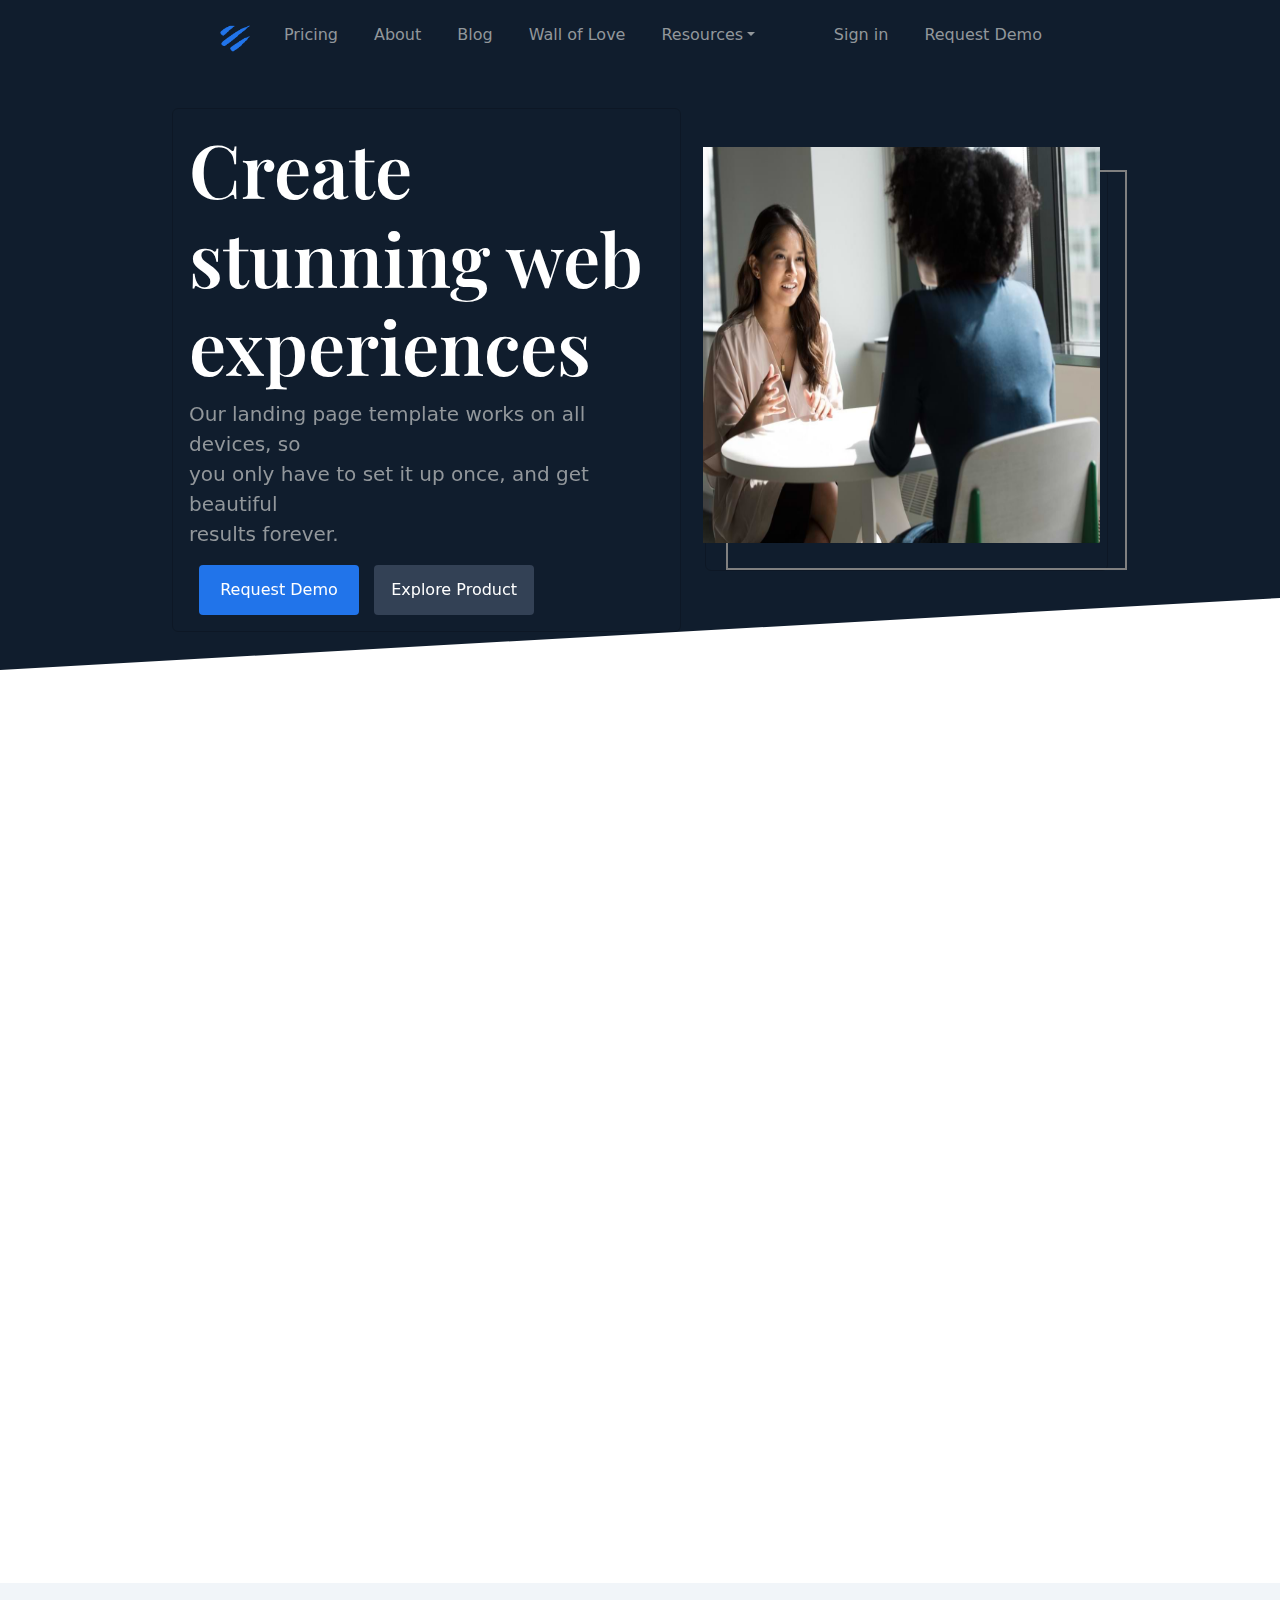
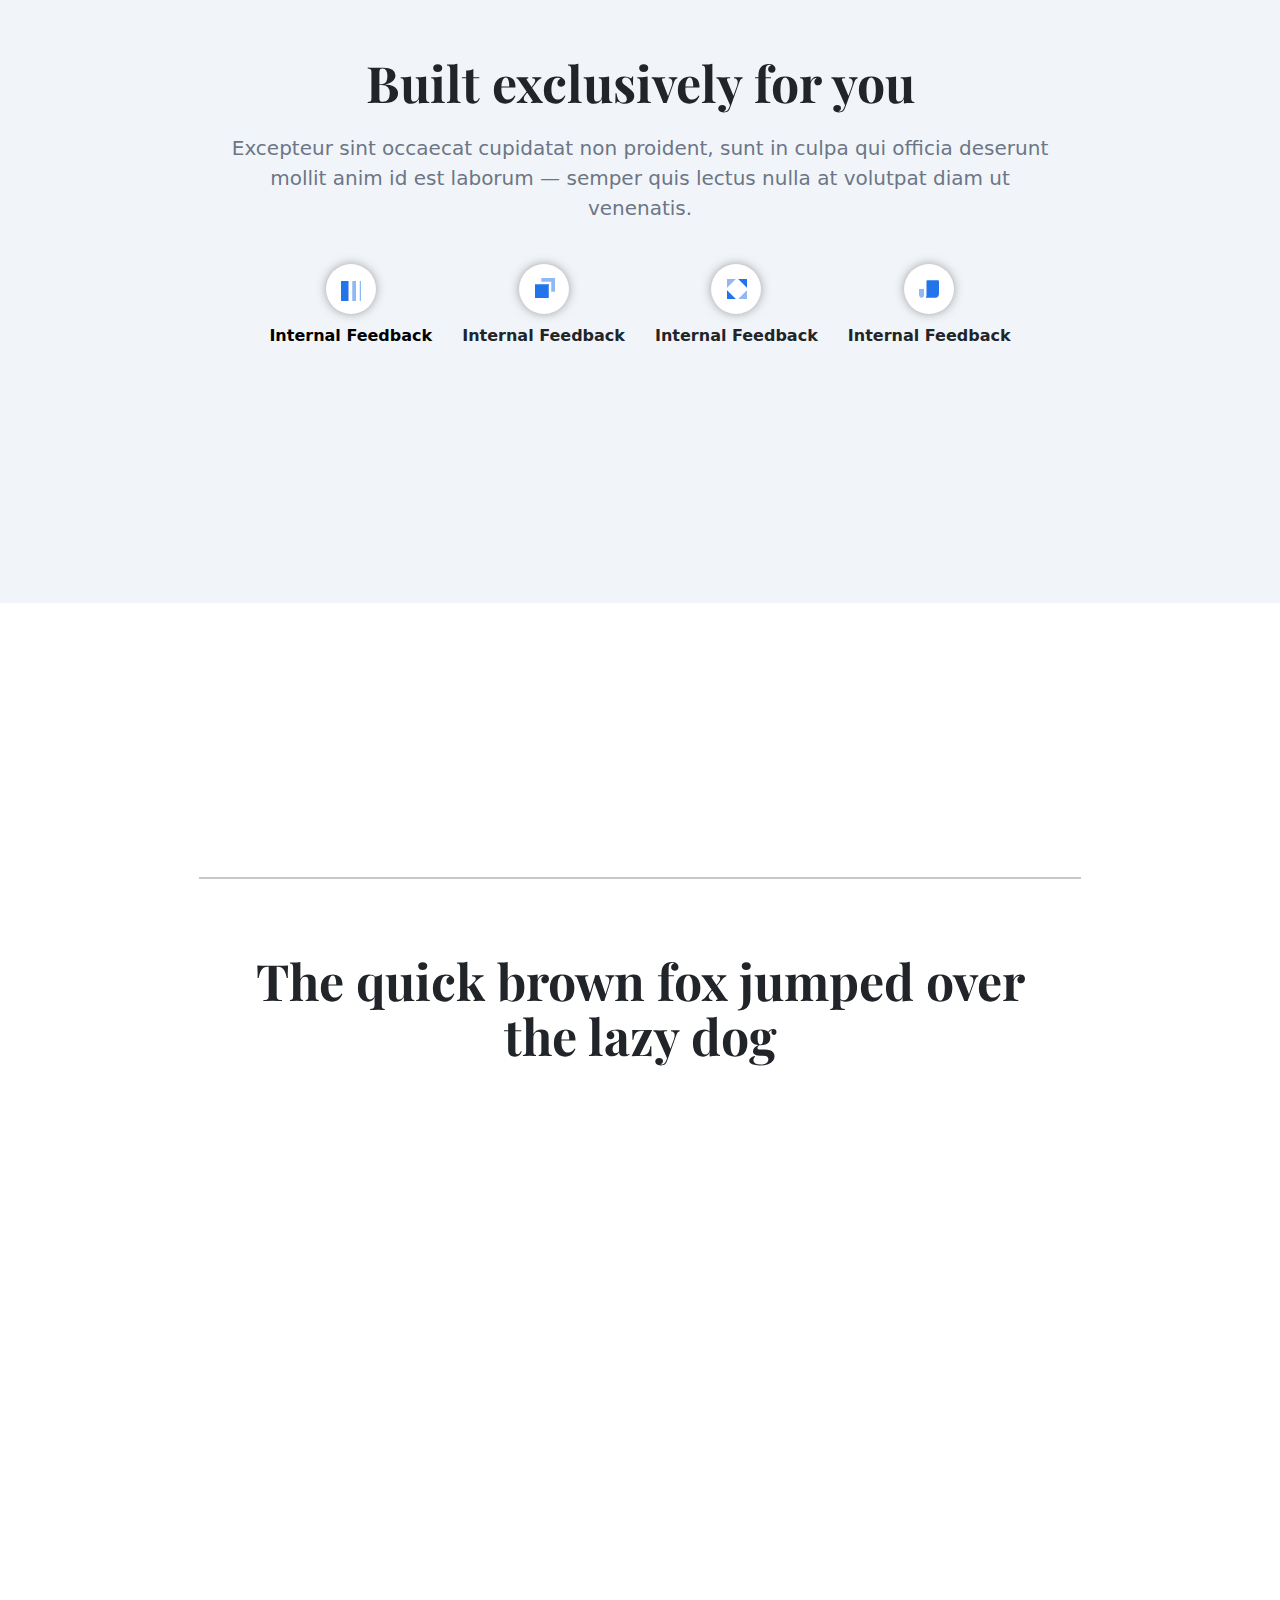
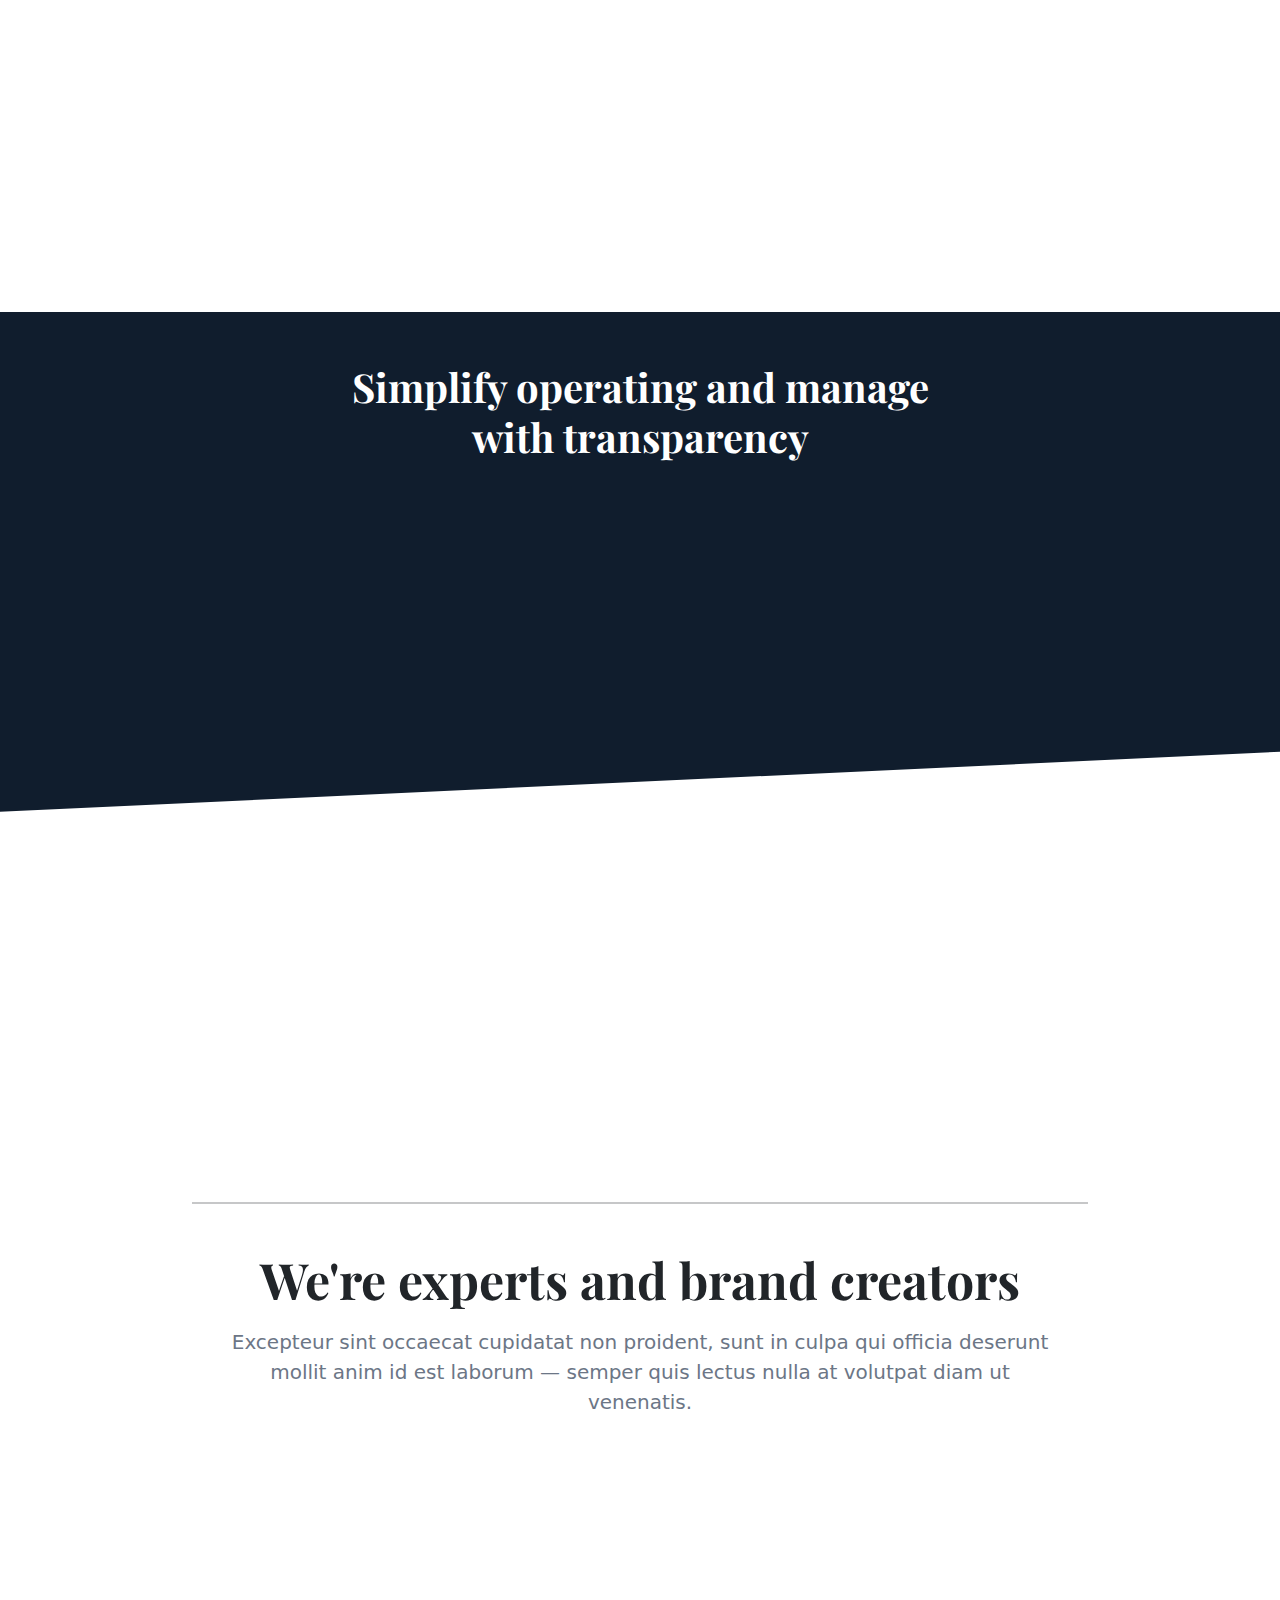
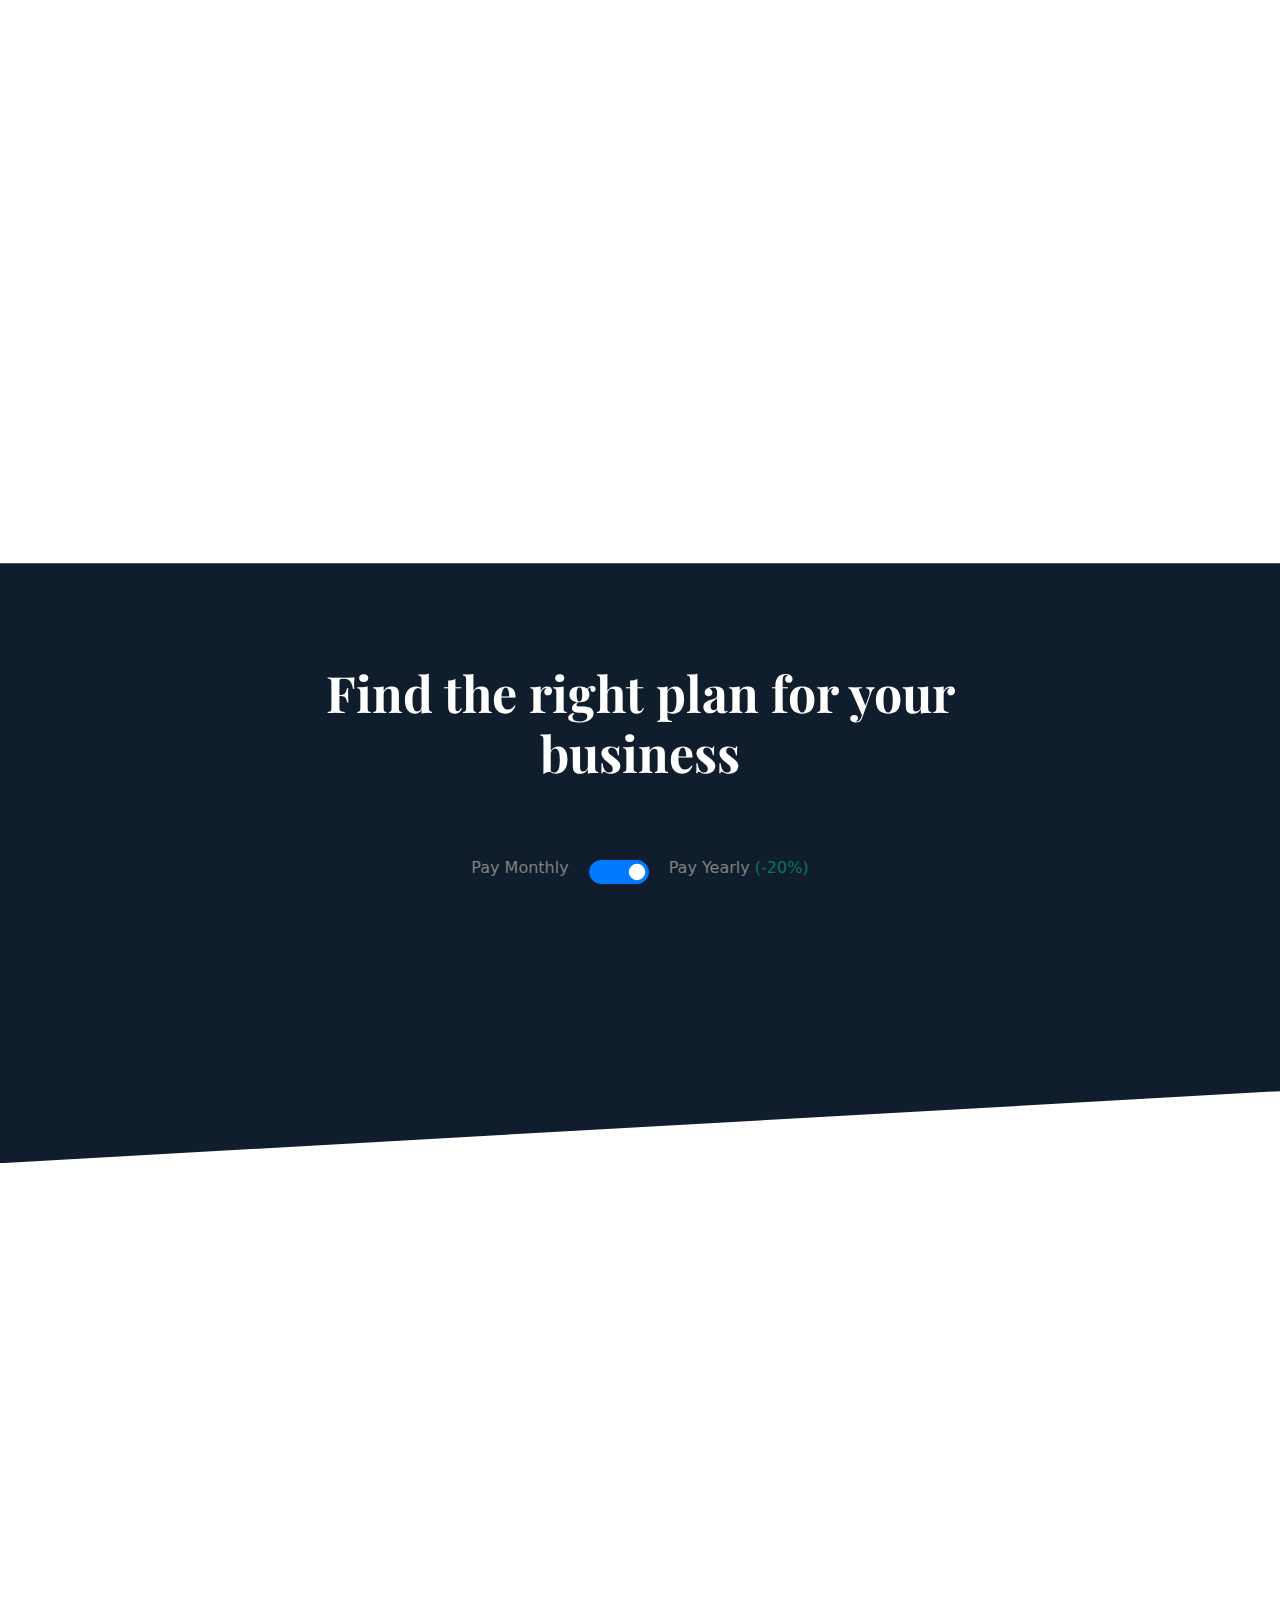
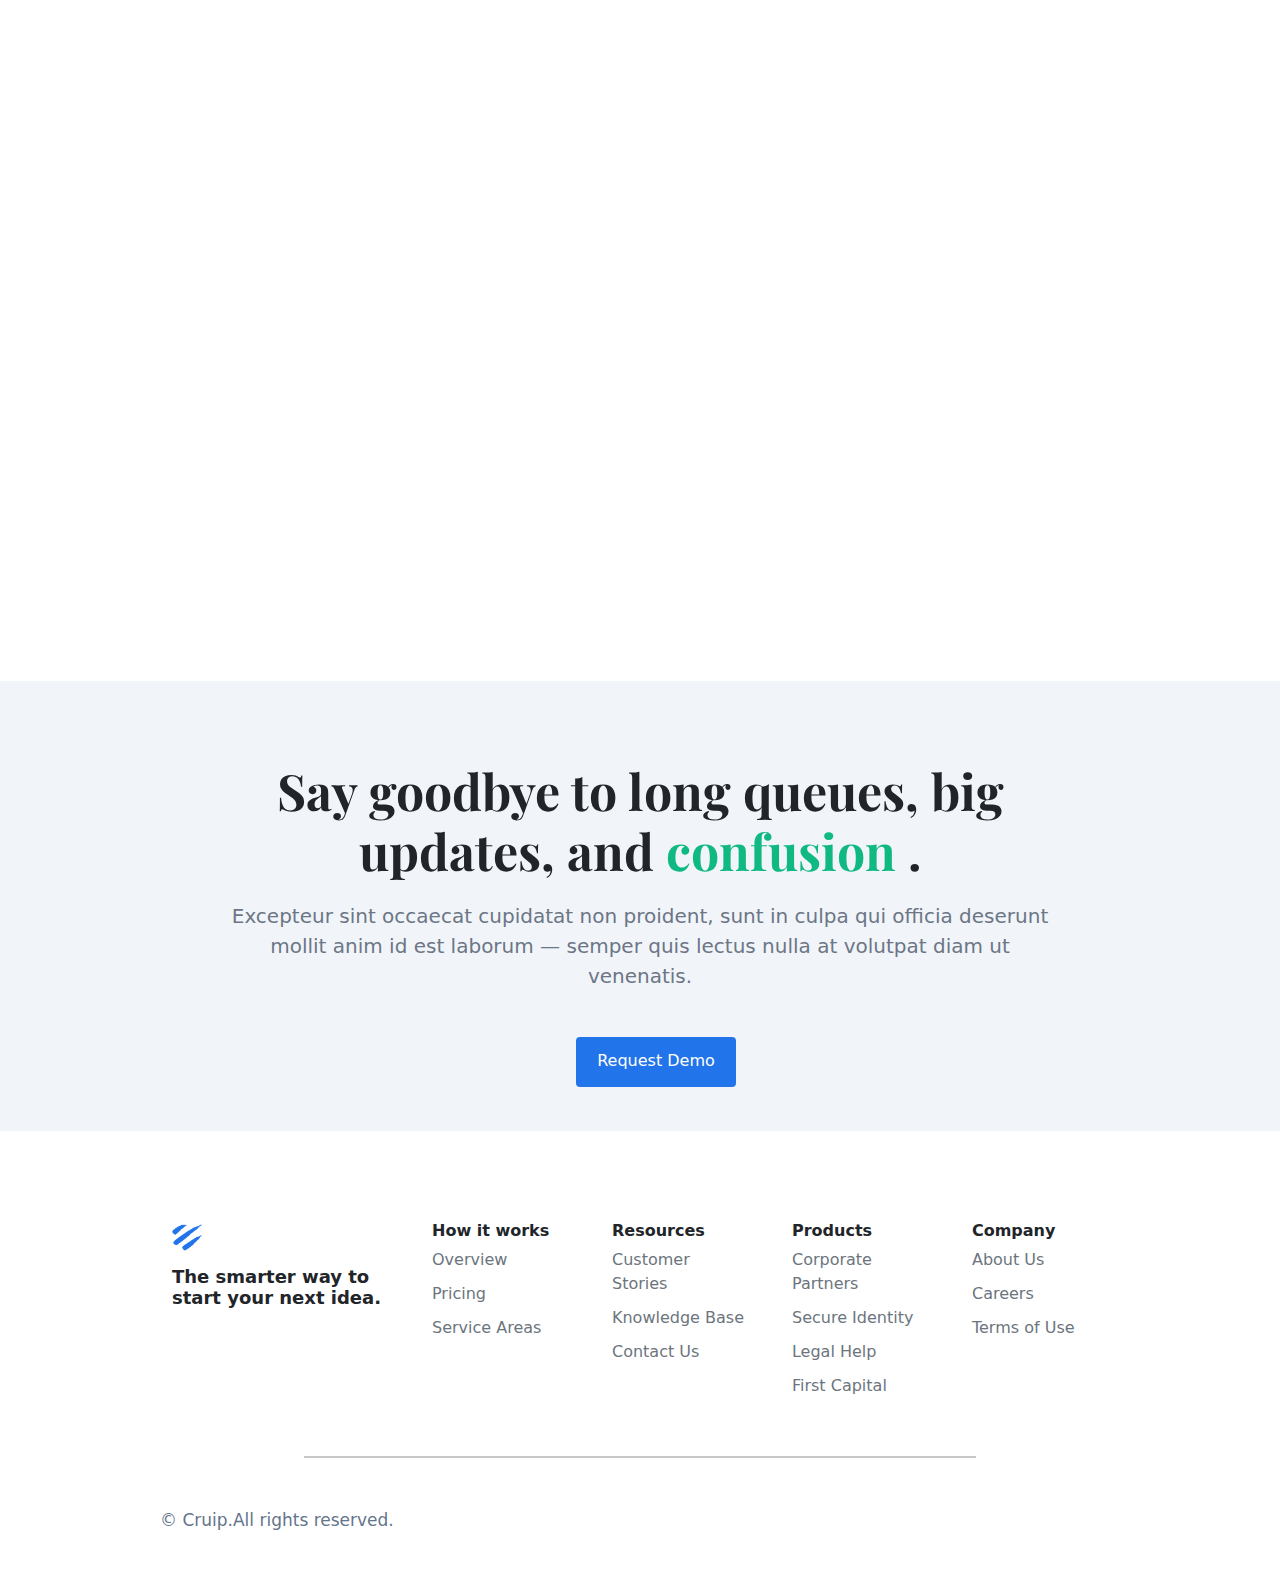
<file: index.html>
<!DOCTYPE html>
<html lang="en">
<head>
    <meta charset="UTF-8">
    <meta name="viewport" content="width=device-width, initial-scale=1.0">
    <link href="https://cdn.jsdelivr.net/npm/bootstrap@5.3.3/dist/css/bootstrap.min.css" rel="stylesheet" 
    integrity="sha384-QWTKZyjpPEjISv5WaRU9OFeRpok6YctnYmDr5pNlyT2bRjXh0JMhjY6hW+ALEwIH" crossorigin="anonymous">

    <link href="https://fonts.googleapis.com/css2?family=Playfair+Display:wght@400;700&display=swap" rel="stylesheet">
    <link href="https://unpkg.com/aos@2.3.1/dist/aos.css" rel="stylesheet">
    <title>tidy_theme on bootstrap </title>
    
    <link rel="stylesheet" href="https://cdnjs.cloudflare.com/ajax/libs/font-awesome/6.1.1/css/all.min.css"
     integrity="sha512-KfkfwYDsLkIlwQp6LFnl8zNdLGxu9YAA1QvwINks4PhcElQSvqcyVLLD9aMhXd13uQjoXtEKNosOWaZqXgel0g==" crossorigin="anonymous" referrerpolicy="no-referrer" />
    <link rel="stylesheet" href="style.css">
</head>   
<body>


    
    <nav class="navbar navbar-expand-lg bg-body-tertiary">
        <div class="container-fluid">
          <a class="navbar-brand" href="index.html"><img src="72503188.png" height="100%" width="100%"></a>
          <button class="navbar-toggler" type="button" data-bs-toggle="collapse" data-bs-target="#navbarTogglerDemo02" aria-controls="navbarTogglerDemo02" aria-expanded="false" aria-label="Toggle navigation">
            <span class="navbar-toggler-icon"></span>
          </button>
          <div class="collapse navbar-collapse" id="navbarTogglerDemo02">
            <ul class="navbar-nav me-auto mb-2 mb-lg-0">
              <li class="nav-item">
                <a class="nav-link  active"  href="pricing.html">Pricing</a>
              </li>
              <li class="nav-item">
                <a class="nav-link active" href="about.html">About</a>
              </li>
              <li class="nav-item">
                <a class="nav-link active" href="blog.html">Blog</a>
              </li>
              <li class="nav-item">
                <a class="nav-link active" href="support.html">Wall of Love</a>
              </li>
              <li class="nav-item dropdown">
                <a class="nav-link dropdown-toggle  active" href="#" role="button" data-bs-toggle="dropdown" aria-expanded="false">Resources</a>
                <ul class="dropdown-menu">
                  <li><a class="dropdown-item" href="404.html">404</a></li>
                  <li><a class="dropdown-item" href="support.html">Support</a></li>
                </ul>
              </li>
            </ul>

            <ul  class="navbar-nav  mb-2 mb-lg-0">
            </li>
            <li class="nav-item">
              <a class="nav-link active" href="signin.html">Sign in</a>
            </li>
            <li class="nav-item">
              <a class="nav-link active demo" href="demo.html">Request Demo <span><i class="fa-solid fa-arrow-right"></i></span></a>
            </li>
            </ul>
            
          </div>
        </div>
      </nav>
      
      <div class="row row1"  >
        <div class="col-sm-5  mb-3 mb-sm-0 crd">
          <div class="card" data-aos="fade-right">
            <div class="card-body">
              <h1 class="card-title title">Create stunning web experiences</h1>
              <p class="card-text txt">Our landing page template works on all devices, so<br class="br-remove"> you only have to set it up once, and get beautiful <br class="br-remove">results forever.</p>
              <a href="#" class="btn btns">Request Demo <span><i class="fa-solid fa-arrow-right"></i></span></a>
              <a href="#" class="btn btn2 btns">Explore Product</a>
              
            </div>
          </div>
        </div>
        <div class="col-sm-4  card1 crd">
          <div class="card" data-aos="fade-left">
            <div class="card-body img-border">
              <div class="img1">
                <img src="hero-image-01.jpg"  height="100%" width="100%">
              </div>

            </div>
          </div>
        </div>
      </div>
    



      <div class="container">
        <div class="row row-cols-1 row-cols-md-3 " data-aos="fade-right">
          <div class="col">
            <div class="card h-100 crd1">
              <div class="circle"><i class="fa-solid fa-file"></i></div>
              <div class="card-body">
                <h2 class="card-title title2">Robust Workflow</h2>
                <p class="card-text txt2">Duis aute irure dolor in reprehenderit <br class="br-remove">
                   in voluptate velit esse cillum dolore eu <br class="br-remove">fugiat nulla pariatur.</p>
              </div>
              
            </div>
          </div>
          <div class="col">
            <div class="card h-100 crd1">
              <div class="circle"><i class="fa-solid fa-clone"></i></div>
              <div class="card-body">
                <h2 class="card-title title2">Robust Workflow</h2>
                <p class="card-text txt2">Duis aute irure dolor in reprehenderit<br class="br-remove">
                  in voluptate velit esse cillum dolore eu<br class="br-remove"> fugiat nulla pariatur.</p>
              </div>
              
            </div>
          </div>
          <div class="col">
            <div class="card h-100 crd1">
               <div class="circle"><i class="fa-solid fa-thumbs-up"></i></div>
              <div class="card-body">
                <h2 class="card-title title2">Robust Workflow</h2>
                <p class="card-text txt2">Duis aute irure dolor in reprehenderit <br class="br-remove">
                  in voluptate velit esse cillum dolore eu <br class="br-remove"> fugiat nulla pariatur.</p>
              </div>
              
            </div>
          </div>
        </div>



        <div class="row row-cols-1 row-cols-md-3 " data-aos="fade-right">
          <div class="col">
            <div class="card h-100 crd1">
              <div class="circle"><i class="fa-solid fa-book-open"></i></div>
              <div class="card-body">
                <h2 class="card-title title2">Robust Workflow</h2>
                <p class="card-text txt2">Duis aute irure dolor in reprehenderit <br class="br-remove">
                   in voluptate velit esse cillum dolore eu  <br class="br-remove">fugiat nulla pariatur.</p>
              </div>
              
            </div>
          </div>
          <div class="col">
            <div class="card h-100 crd1">
              <div class="circle"><i class="fa-solid fa-bookmark"></i></div>
              <div class="card-body">
                <h2 class="card-title title2">Robust Workflow</h2>
                <p class="card-text txt2">Duis aute irure dolor in reprehenderit <br class="br-remove">
                   in voluptate velit esse cillum dolore eu <br class="br-remove"> fugiat nulla pariatur.</p>
              </div>
              
            </div>
          </div>
          <div class="col">
            <div class="card h-100 crd1">
               <div class="circle"><i class="fa-solid fa-heart"></i></div>
              <div class="card-body">
                <h2 class="card-title title2">Robust Workflow</h2>
                <p class="card-text txt2">Duis aute irure dolor in reprehenderit <br class="br-remove">
                  in voluptate velit esse cillum dolore eu <br class="br-remove"> fugiat nulla pariatur.</p>
              </div>
              
            </div>
          </div>
        </div>
      </div>



      <div class="section2">
        <h1 class="sect2-heading">Built exclusively for you</h1>
        <p class="para">Excepteur sint occaecat cupidatat non proident, sunt in culpa qui officia deserunt <br class="br-remove">
          mollit anim id est laborum — semper quis lectus nulla at volutpat diam ut <br class="br-remove"> venenatis.</p>


          <div class="flex-container">
            <div class="item ">
              <div class="circle2"><img src="1.png" ></div>
              <p class="active">Internal Feedback</p>
            </div>
            <div class="item">
              <div class="circle2"><img src="2.png" ></div>
              <p>Internal Feedback</p>
            </div>
            <div class="item">
              <div class="circle2"><img src="3.png" ></div>
              <p>Internal Feedback</p>
            </div>
            <div class="item">
              <div class="circle2"><img src="4.png" ></div>
              <p>Internal Feedback</p>
            </div>
            
          </div>

          <div class="main-img" data-aos="fade-up">
            <img src="features-home-01.jpg" height="100%" width="100%"> 
          </div>

          <hr class="bg-secondary border-2 my-5">

        </div>

        <div class="section3">
          <h1>The quick brown fox jumped over <br class="br-remove"> the lazy dog</h1>


          <div class="row row2 ">
            <div class="col-sm-5 mb-3 mb-sm-0 ">
              <div class="card">
                <div class="card-body ">
                  <div class="img" data-aos="fade-down">
                    <img src="features-home-02.png"  height="100%" width="100%">
                  </div>
                  
                </div>
              </div>
            </div>
            <div class="col-sm-5 feedback-div">
              <div class="card" data-aos="fade-up">
                <div class="card-body ">
                  <h2>Built exclusively for you</h2>
                 <p class="cardtxt">Excepteur sint occaecat cupidatat non proident, sunt <br class="br-remove">
                   in culpa qui officia deserunt mollit anim id est laborum <br class="br-remove">
                   — semper quis lectus nulla at volutpat diam ut <br class="br-remove">
                   venenatis.</p>
                   <div class="div active">
                   <h5> <span><i class="fa-solid fa-clock-rotate-left"></i></span>Internal Feedback</h5>
                    <p>  Duis aute irure dolor in reprehenderit 
                      in voluptate velit <br class="br-remove">esse cillum dolore eu  fugiat nulla pariatur.</p>
                   </div>
                   <div class="div">
                    <h5> <span><i class="fa-solid fa-location-arrow"></i></span> Internal Feedback</h5>
                    <p>Duis aute irure dolor in reprehenderit 
                      in voluptate velit <br class="br-remove">esse cillum dolore eu  fugiat nulla pariatur.</p>
                   </div>
                   <div class="div">
                    <h5><span><i class="fa-solid fa-thumbtack"></i></span> Internal Feedback</h5>
                    <p>Duis aute irure dolor in reprehenderit 
                      in voluptate velit <br class="br-remove">esse cillum dolore eu  fugiat nulla pariatur.</p>
                   </div>
                </div>
              </div>
            </div>
          </div>
        </div>
        

        <div class="section4">
          <h1>Simplify operating and manage <br> with transparency</h1>
      </div>
  
      <div class="cont">
          <div class="row row4" data-aos="fade-right">
              <div class="col-md-4 col-sm-6">
                  <div class="card">
                      <div class="img-border1">
                          <div class="img2">
                              <img src="features-home-3-01.jpg" alt="Feature 1">
                          </div>
                      </div>
                      <h2 class="title2">Advanced Features</h2>
                      <p class="txt2">Duis aute irure dolor in reprehenderit in voluptate velit esse cillum dolore eu fugiat nulla pariatur.</p>
                  </div>
              </div>
              <div class="col-md-4 col-sm-6">
                  <div class="card">
                      <div class="img-border1">
                          <div class="img2">
                              <img src="features-home-3-02.jpg" alt="Feature 2">
                          </div>
                      </div>
                      <h2 class="title2">Advanced Features</h2>
                      <p class="txt2">Duis aute irure dolor in reprehenderit in voluptate velit esse cillum dolore eu fugiat nulla pariatur.</p>
                  </div>
              </div>
              <div class="col-md-4 col-sm-12">
                  <div class="card">
                      <div class="img-border1">
                          <div class="img2">
                              <img src="features-home-3-03.jpg" alt="Feature 3">
                          </div>
                      </div>
                      <h2 class="title2">Advanced Features</h2>
                      <p class="txt2">Duis aute irure dolor in reprehenderit in voluptate velit esse cillum dolore eu fugiat nulla pariatur.</p>
                  </div>
              </div>
          </div>
      </div>
  

        <hr class="bg-secondary border-2 my-5">


        <div class="section5">
          <h1>We're experts and brand creators</h1>
          <p>Excepteur sint occaecat cupidatat non proident, sunt in culpa qui officia deserunt<br class="br-remove">
             mollit anim id est laborum — semper quis lectus nulla at volutpat diam ut<br class="br-remove"> venenatis.</p>



            <div class="cont2">
              <div class="stats-section row">
                  <div class="stats-text col-md-7" data-aos="fade-right">
                      <div class="stat-item">
                          
                          <div>
                            <span class="stat-icon blue">⚬</span>
                              <span class="stat-number">79%</span>
                              <p class="stat-desc">Lorem ipsum is placeholder text used in the graphic, print, and publishing for previewing layouts.</p>
                          </div>
                      </div>
                      <div class="stat-item">
                          
                          <div>
                            <span class="stat-icon pink">⚬</span>
                              <span class="stat-number">1M+</span>
                              <p class="stat-desc">Lorem ipsum is placeholder text used in the graphic, print, and publishing for previewing layouts.</p>
                          </div>
                      </div>
                      <div class="stat-item">
                          
                          <div>
                            <span class="stat-icon yellow">⚬</span>
                              <span class="stat-number">500K</span>
                              <p class="stat-desc">Lorem ipsum is placeholder text used in the graphic, print, and publishing for previewing layouts.</p>
                          </div>
                      </div>
                  </div>
                  <div class="image-section col-md-5" data-aos="fade-left">
                      <img src="target.png" alt="Image">
                  </div>
              </div>
          </div>
        </div>


       












        <div class="section1">
          <h1>Find the right plan for your <br>business</h1>
  
        <div class="container d-flex justify-content-center align-items-center ">
          <div class="toggle-container">
              <span>Pay Monthly</span>
              <div class="form-check form-switch">
                  <input class="form-check-input" type="checkbox" id="priceToggle" onclick="togglePrice()" checked>
              </div>
              <span>Pay Yearly <span class="discount">(-20%)</span></span>
          </div>
      </div>
  </div>
  
  
  
  
  
  
  
  
    <div class="container ">
      <div class="d-flex flex-wrap justify-content-center d-flex2" data-aos="fade-up">
          
          <!-- Essential Plan -->
          <div class="pricing-card position-relative">
              <h5 class="fw-bold">Essential</h5>
              <p class="dollar-sign">$<span class="price" id="price1">49</span><span class="graytxt">/mo</span></p>
              <p class="text-muted">Better insights for growing businesses that want more customers.</p>
              <hr class="bg-secondary border-2 mb-3">
  
              <h6 class="fw-bold">Features include:</h6>
              <ul class="list-unstyled">
                  <li><i class="fa-solid fa-check"></i> 50 Placeholder text commonly</li>
                  <li><i class="fa-solid fa-check"></i> Consectetur adipiscing elit</li>
                  <li><i class="fa-solid fa-check"></i> Excepteur sint occaecat cupidatat</li>
                  <li><i class="fa-solid fa-check"></i> Officia deserunt mollit anim</li>
              </ul>
              <button class="btn btn3">Start free trial <i class="fa-solid fa-arrow-right"></i></button>
          </div>
  
          <!-- Premium Plan -->
          <div class="pricing-card position-relative">
              <span class="badge-popular">Most Popular</span>
              <h5 class="fw-bold">Premium</h5>
              <p class="dollar-sign">$<span class="price" id="price2">79</span><span class="graytxt">/mo</span></p>
              <p class="text-muted">Better insights for growing businesses that want more customers.</p>
              <hr class="bg-secondary border-2 mb-3">
  
              <h6 class="fw-bold">All features of Essential plus:</h6>
              <ul class="list-unstyled">
                  <li><i class="fa-solid fa-check"></i> 100 Placeholder text commonly</li>
                  <li><i class="fa-solid fa-check"></i> Consectetur adipiscing elit</li>
                  <li><i class="fa-solid fa-check"></i> Excepteur sint occaecat cupidatat</li>
                  <li><i class="fa-solid fa-check"></i> Officia deserunt mollit anim</li>
                  <li><i class="fa-solid fa-check"></i> Placeholder text commonly used</li>
              </ul>
              <button class="btn btn3">Start free trial <i class="fa-solid fa-arrow-right"></i></button>
          </div>
  
          <!-- Advanced Plan -->
          <div class="pricing-card position-relative">
              <h5 class="fw-bold">Advanced</h5>
              <p class="dollar-sign">$<span class="price" id="price3">129</span><span class="graytxt">/mo</span></p>
              <p class="text-muted">Better insights for growing businesses that want more customers.</p>
              <hr class="bg-secondary border-2 mb-3">
              
              <h6 class="fw-bold">All features of Essential plus:</h6>
              <ul class="list-unstyled">
                  <li><i class="fa-solid fa-check"></i> 200 Placeholder text commonly</li>
                  <li><i class="fa-solid fa-check"></i> Consectetur adipiscing elit</li>
                  <li><i class="fa-solid fa-check"></i> Excepteur sint occaecat cupidatat</li>
                  <li><i class="fa-solid fa-check"></i> Officia deserunt mollit anim</li>
                  <li><i class="fa-solid fa-check"></i> Voluptate velit esse cillum</li>
                  <li><i class="fa-solid fa-check"></i> Placeholder text commonly used</li>
              </ul>
              <button class="btn btn3">Start free trial <i class="fa-solid fa-arrow-right"></i></button>
          </div>
  
      </div>
  </div>
       
       
       
    
        <div class="section7">
          <h1>Say goodbye to long queues, big <br class="br-remove">updates, and <span style="color:#10b981">confusion</span> .</h1>
          <p>Excepteur sint occaecat cupidatat non proident, sunt in culpa qui officia deserunt<br class="br-remove">
            mollit anim id est laborum — semper quis lectus nulla at volutpat diam ut<br class="br-remove"> venenatis.</p>
      
            
      
      
            <button class="btn">Request Demo <span><i class="fa-solid fa-arrow-right"></i></span></button>
      
        </div>
      
        <footer class="footer">
          <div class="container foot">
              <div class="row">
                  <div class="col-md-3">
                      <div class="footer-logo">
                        <a class="navbar-brand" href="#"><img src="72503188.png" height="100%" width="100%"></a>
                          <h6 class="fw-bold">The smarter way to start your next idea.</h6>
                      </div>
                  </div>
      
                  <div class="col-md-2 footer-links">
                      <h6 class="fw-bold">How it works</h6>
                      <a href="#">Overview</a>
                      <a href="#">Pricing</a>
                      <a href="#">Service Areas</a>
                  </div>
                  <div class="col-md-2 footer-links">
                      <h6 class="fw-bold">Resources</h6>
                      <a href="#">Customer Stories</a>
                      <a href="#">Knowledge Base</a>
                      <a href="#">Contact Us</a>
                  </div>
                  <div class="col-md-2 footer-links">
                      <h6 class="fw-bold">Products</h6>
                      <a href="#">Corporate Partners</a>
                      <a href="#">Secure Identity</a>
                      <a href="#">Legal Help</a>
                      <a href="#">First Capital</a>
                  </div>
                  <div class="col-md-2 footer-links">
                      <h6 class="fw-bold">Company</h6>
                      <a href="#">About Us</a>
                      <a href="#">Careers</a>
                      <a href="#">Terms of Use</a>
                  </div>
              </div>
      
              <hr class="bg-secondary border-2 my-5">
              
      
      
              <div class="d-flex justify-content-between align-items-center ">
                  <p class="text-muted mb-0 ">© Cruip.All rights reserved.</p>
                  <div class="social-icons">
                      <a href="#"><i class="fa-solid fa-xmark"></i></a>
                      <a href="#"><i class="fa-brands fa-facebook"></i></a>
                      <a href="#"><i class="fa-solid fa-paper-plane"></i></a>
                      <a href="#"><i class="fa-brands fa-github"></i></a>
                  </div>
              </div>
          </div>
      </footer>















    
</body>

<script src="https://unpkg.com/aos@2.3.1/dist/aos.js"></script>
    <script>
        AOS.init();
      </script>
<script>
  const cards = document.querySelectorAll('.item p');

cards.forEach(card => {
  card.addEventListener('click', () => {
    cards.forEach(c => c.classList.remove('active'));
    card.classList.add('active');
  });
});

const divtxt = document.querySelectorAll('.div');

divtxt.forEach(card => {
  card.addEventListener('click', () => {
    divtxt.forEach(c => c.classList.remove('active'));
    card.classList.add('active');
  });
});


function togglePrice() {
            let priceElement1 = document.getElementById("price1");
            let priceElement2 = document.getElementById("price2");
            let priceElement3 = document.getElementById("price3");

            let toggleButton = document.getElementById("priceToggle");

            if (toggleButton.checked) {
                priceElement1.innerHTML = "49"; 
            } else {
                priceElement1.innerHTML = "55";
            }


            if (toggleButton.checked) {
                priceElement2.innerHTML = "79"; 
            } else {
                priceElement2.innerHTML = "85";
            }


            if (toggleButton.checked) {
                priceElement3.innerHTML = "129"; 
            } else {
                priceElement3.innerHTML = "135";
            }
        }





</script>
<script src="https://cdn.jsdelivr.net/npm/bootstrap@5.3.3/dist/js/bootstrap.bundle.min.js" 
integrity="sha384-YvpcrYf0tY3lHB60NNkmXc5s9fDVZLESaAA55NDzOxhy9GkcIdslK1eN7N6jIeHz" crossorigin="anonymous"></script>
</html>
</file>
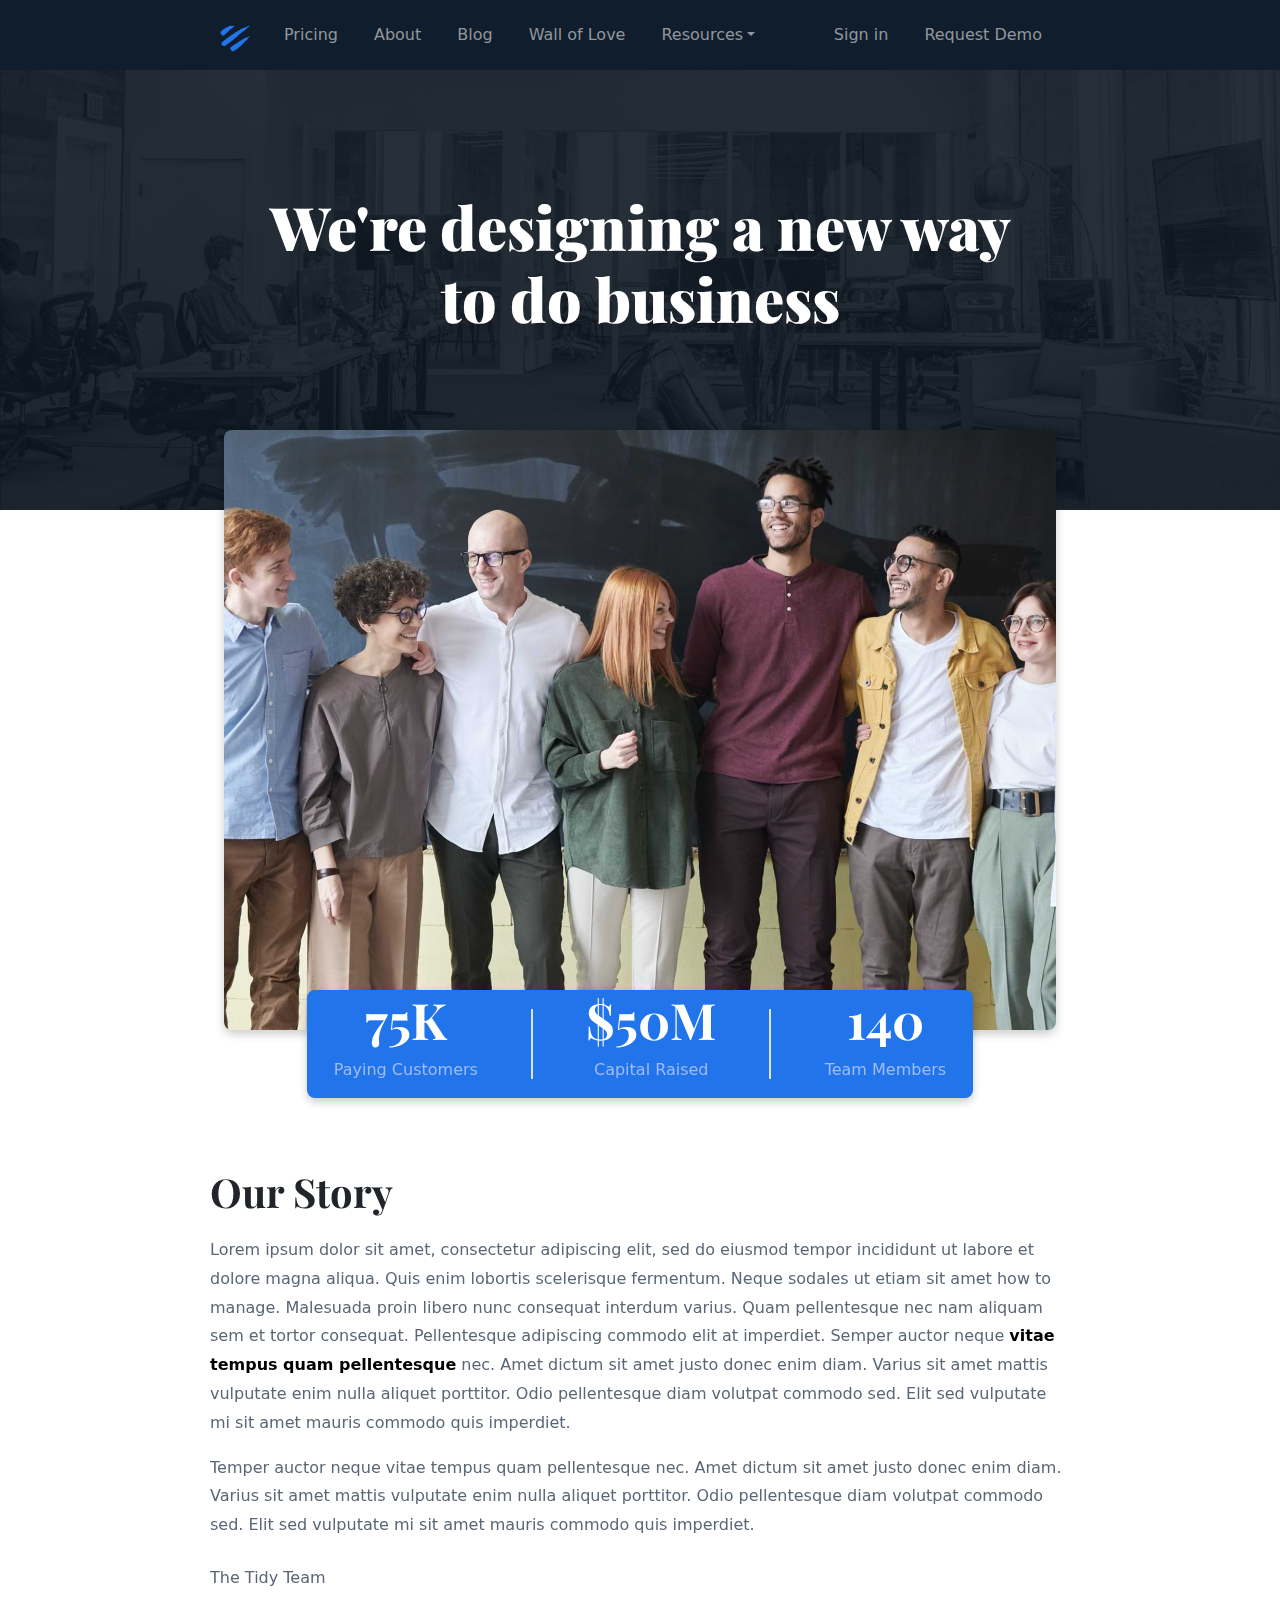
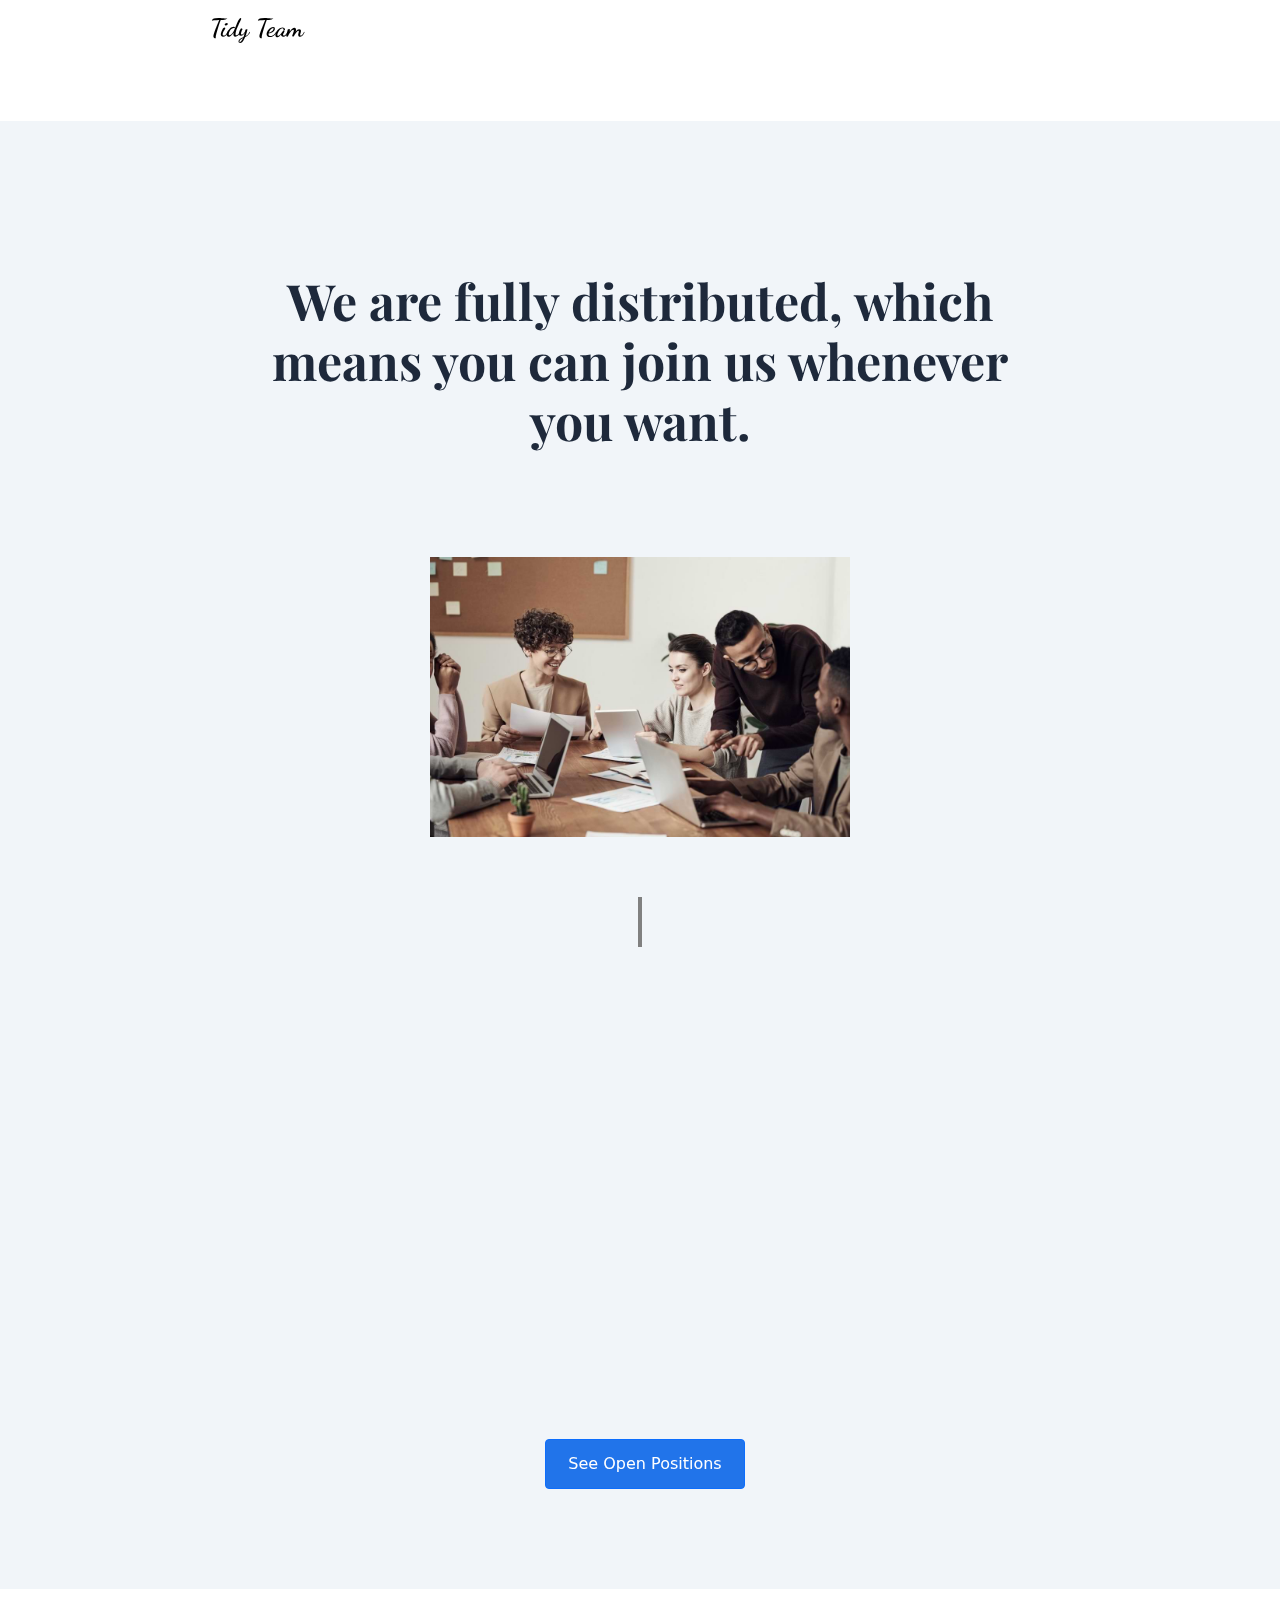
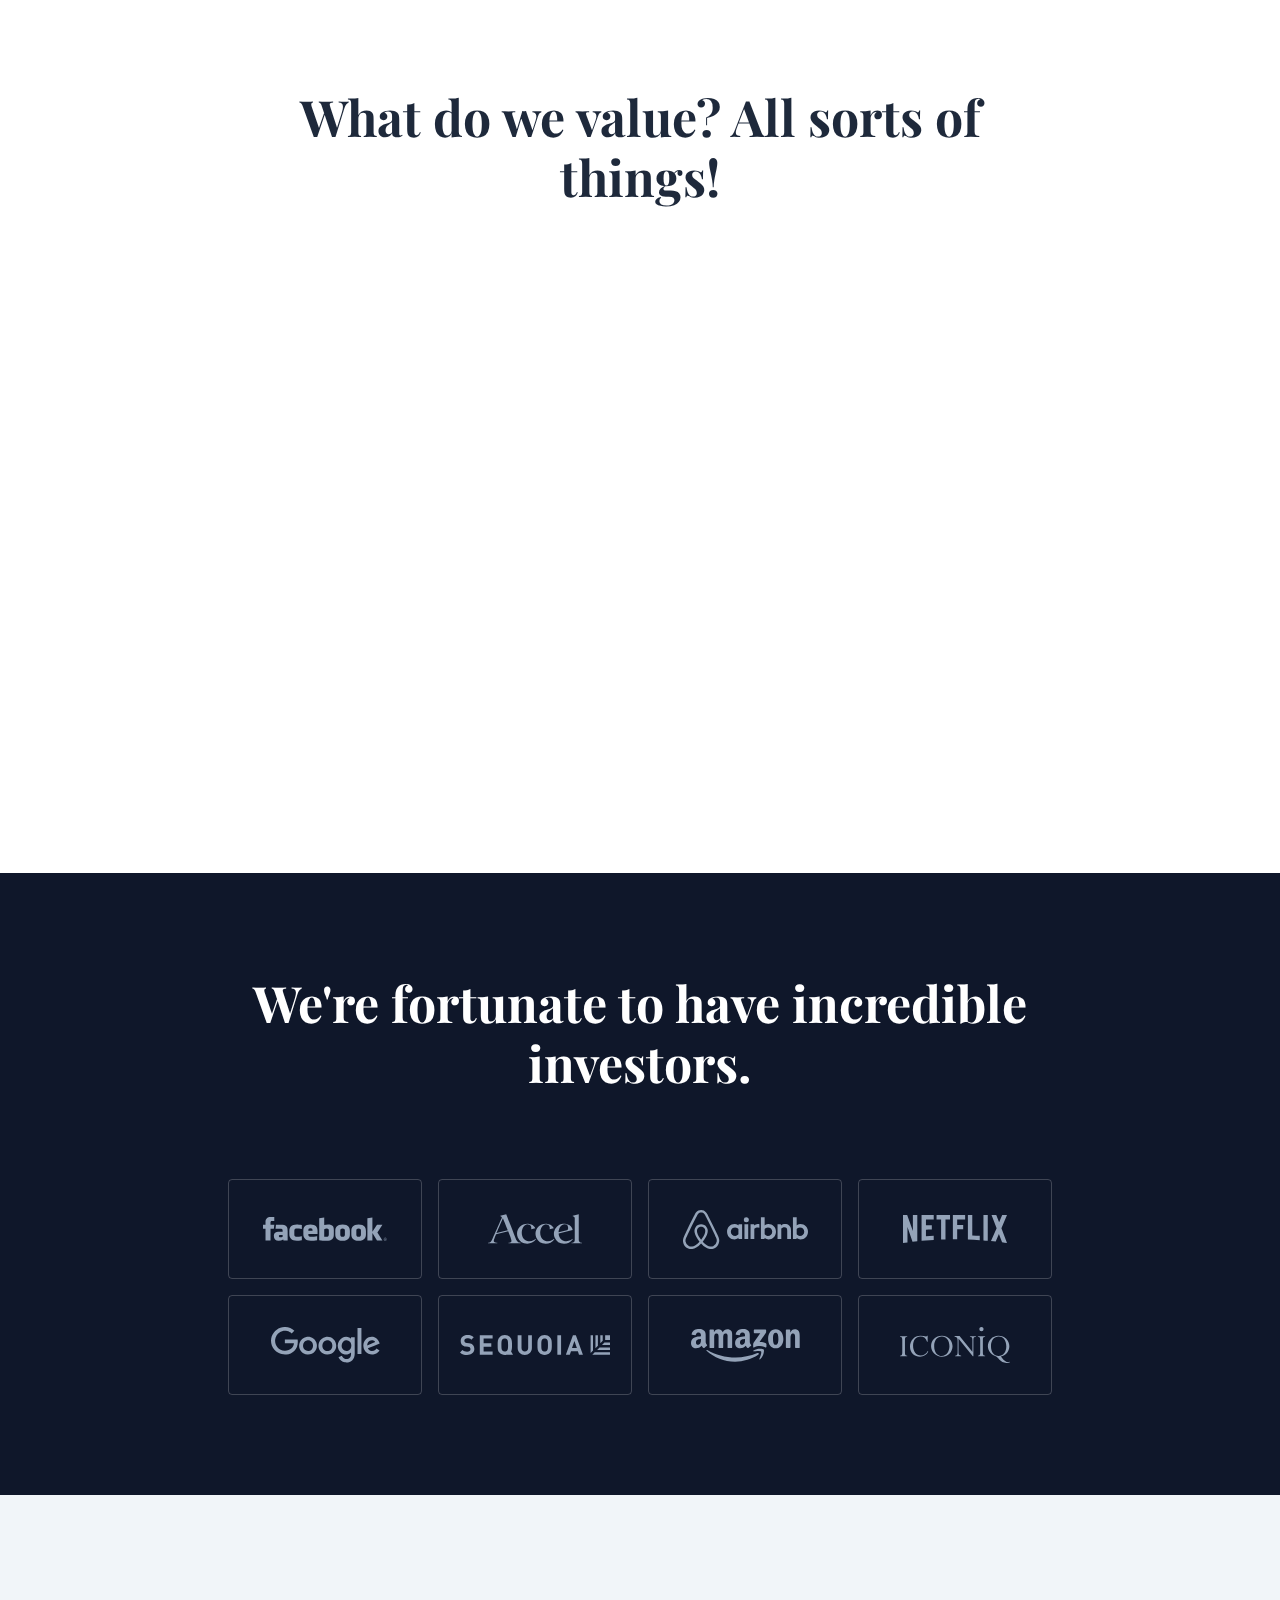
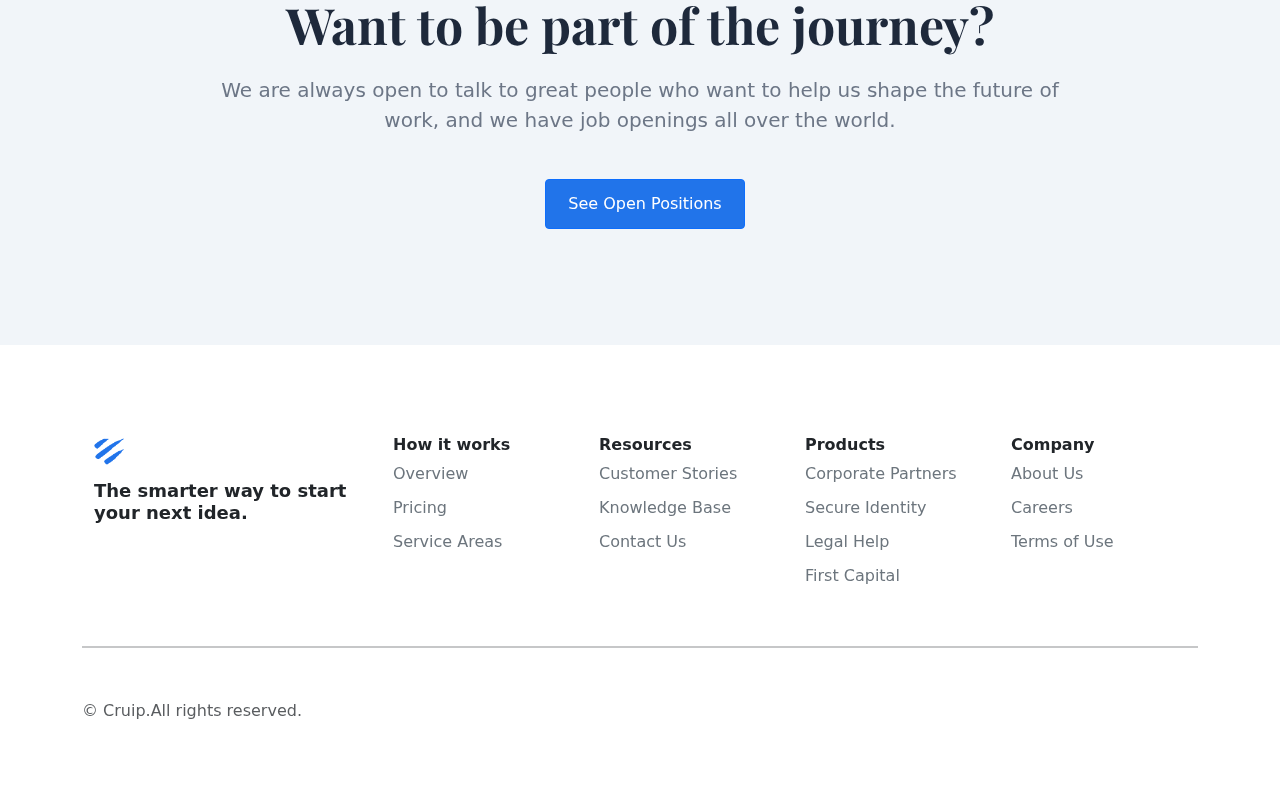
<file: about.html>
<!DOCTYPE html>
<html lang="en">
<head>
    <meta charset="UTF-8">
    <meta name="viewport" content="width=device-width, initial-scale=1.0">
    <link href="https://cdn.jsdelivr.net/npm/bootstrap@5.3.3/dist/css/bootstrap.min.css" rel="stylesheet" 
    integrity="sha384-QWTKZyjpPEjISv5WaRU9OFeRpok6YctnYmDr5pNlyT2bRjXh0JMhjY6hW+ALEwIH" crossorigin="anonymous">

    <link href="https://fonts.googleapis.com/css2?family=Playfair+Display:wght@400;700&display=swap" rel="stylesheet">
    <link href="https://unpkg.com/aos@2.3.1/dist/aos.css" rel="stylesheet">
    <title>about_tidy_theme</title>
    <link rel="stylesheet" href="https://cdnjs.cloudflare.com/ajax/libs/font-awesome/6.1.1/css/all.min.css"
     integrity="sha512-KfkfwYDsLkIlwQp6LFnl8zNdLGxu9YAA1QvwINks4PhcElQSvqcyVLLD9aMhXd13uQjoXtEKNosOWaZqXgel0g==" crossorigin="anonymous" referrerpolicy="no-referrer" />
    <link rel="stylesheet" href="about.css">

    <link href="https://fonts.googleapis.com/css2?family=Dancing+Script&display=swap" rel="stylesheet">
</head>
<body>

    <nav class="navbar navbar-expand-lg bg-body-tertiary">
        <div class="container-fluid">
          <a class="navbar-brand" href="index.html"><img src="72503188.png" height="100%" width="100%"></a>
          <button class="navbar-toggler" type="button" data-bs-toggle="collapse" data-bs-target="#navbarTogglerDemo02" aria-controls="navbarTogglerDemo02" aria-expanded="false" aria-label="Toggle navigation">
            <span class="navbar-toggler-icon"></span>
          </button>
          <div class="collapse navbar-collapse" id="navbarTogglerDemo02">
            <ul class="navbar-nav me-auto mb-2 mb-lg-0">
              <li class="nav-item">
                <a class="nav-link  active"  href="pricing.html">Pricing</a>
              </li>
              <li class="nav-item">
                <a class="nav-link active" href="about.html">About</a>
              </li>
              <li class="nav-item">
                <a class="nav-link active" href="blog.html">Blog</a>
              </li>
              <li class="nav-item">
                <a class="nav-link active" href="support.html">Wall of Love</a>
              </li>
              <li class="nav-item dropdown">
                <a class="nav-link dropdown-toggle  active" href="#" role="button" data-bs-toggle="dropdown" aria-expanded="false">Resources</a>
                <ul class="dropdown-menu">
                  <li> <a class="dropdown-item" href="404.html">404</a></li>
                  <li><a class="dropdown-item" href="support.html">Support</a></li>
                </ul>
              </li>
            </ul>

            <ul  class="navbar-nav  mb-2 mb-lg-0">
            </li>
            <li class="nav-item">
              <a class="nav-link active" href="signin.html">Sign in</a>
            </li>
            <li class="nav-item">
              <a class="nav-link active demo" href="demo.html">Request Demo <span><i class="fa-solid fa-arrow-right"></i></span></a>
            </li>
            </ul>
            
          </div>
        </div>
      </nav>


<div class="hero-section" data-aos="fade-up">
    <h1 class="hero-text">We're designing a new way <br> to do business</h1>
</div>

<div class="image-container" data-aos="fade-up">
    <img src="about-intro.jpg" class="img-fluid" alt="Team Image">
</div>

<div class="stats-container">
    <div>
        <h1 class="number">75K</h1> <p> Paying Customers</p>
    </div>
    <div class="border"></div>
    <div >
        <h1 class="number">$50M</h1> <p> Capital Raised </p>
    </div>
    <div class="border"></div>
    <div>
        <h1 class="number">140</h1> <p> Team Members </p>
    </div>
</div>






<div class="container">
    <div class="story-section">
        <h2>Our Story</h2>
        <p>
            Lorem ipsum dolor sit amet, consectetur adipiscing elit, sed do eiusmod tempor incididunt ut labore et dolore magna aliqua. 
            Quis enim lobortis scelerisque fermentum. Neque sodales ut etiam sit amet how to manage. 
            Malesuada proin libero nunc consequat interdum varius. Quam pellentesque nec nam aliquam sem et tortor consequat. 
            Pellentesque adipiscing commodo elit at imperdiet. 
            Semper auctor neque <strong class="black">vitae tempus quam pellentesque</strong> nec. 
            Amet dictum sit amet justo donec enim diam. Varius sit amet mattis vulputate enim nulla aliquet porttitor. 
            Odio pellentesque diam volutpat commodo sed. Elit sed vulputate mi sit amet mauris commodo quis imperdiet.
        </p>

        <p>
            Temper auctor neque vitae tempus quam pellentesque nec. Amet dictum sit amet justo donec enim diam. 
            Varius sit amet mattis vulputate enim nulla aliquet porttitor. 
            Odio pellentesque diam volutpat commodo sed. Elit sed vulputate mi sit amet mauris commodo quis imperdiet.
        </p>

        <p class="mt-4">The Tidy Team</p>
        <h4 class="signature black">Tidy Team</h4>
    </div>
</div>






<div class="main">
<div class="container heros-section">
  <h2>We are fully distributed, which<br class="br-remove"> means you can join us whenever<br class="br-remove"> you want.</h2>
</div>


<div class=" mt-5">
  <div class="image-row">
      <div class="image-card" data-aos="fade-right">
          <img src="team-01.jpg" alt="First Image">
      </div>
      <div class="image-card">
          <img src="team-02.jpg" alt="Middle Image">
      </div>
      <div class="image-card" data-aos="fade-left">
          <img src="team-03.jpg" alt="Last Image">
      </div>
  </div>
</div>

<div class="divider"></div>

<div class="container mt-5">
  <div class="row" data-aos="fade-up">
      <div class="col-md-4 location-card" >
          <i class="fa-solid fa-building-columns"></i>
          <h4>Shangai</h4>
          <p>Duis aute irure dolor in reprehenderit in voluptate velit esse cillum dolore eu fugiat nulla pariatur.</p>
          <strong>14 open positions</strong>
      </div>
      <div class="col-md-4 location-card">
          <i class="fa-solid fa-city"></i>
          <h4>London</h4>
          <p>Duis aute irure dolor in reprehenderit in voluptate velit esse cillum dolore eu fugiat nulla pariatur.</p>
          <strong>7 open positions</strong>
      </div>
      <div class="col-md-4 location-card">
          <i class="fa-solid fa-landmark"></i>
          <h4>Washington D.C</h4>
          <p>Duis aute irure dolor in reprehenderit in voluptate velit esse cillum dolore eu fugiat nulla pariatur.</p>
          <strong>24 open positions</strong>
      </div>
  </div>
</div>


<div class="text-center mt-4">
  <a href="#" class="btn btn-primary">See Open Positions <span><i class="fa-solid fa-arrow-right"></i></span></a>
</div>

</div>









<div class="container text-center my-5 team-members">
  <h2 class="fw-bold">What do we value? All sorts of <br class="br-remove"> things!</h2>
  
  <div class="row mt-5 team" >
      <div class="col-md-3 col-sm-6 mb-4" data-aos="fade-right">
          <div class="team-member">
              <img src="team-member-01.jpg" alt="Mark Lamprecht">
              <h5 class="mt-2">Mark Lamprecht</h5>
              <p class="text-primary">CEO & Co-founder</p>
          </div>
      </div>
      
      <div class="col-md-3 col-sm-6 mb-4" data-aos="fade-right">
          <div class="team-member">
              <img src="team-member-02.jpg" alt="Elisa Nguyen">
              <h5 class="mt-2">Elisa Nguyen</h5>
              <p class="text-primary">Co-Founder, Lead Engineer</p>
          </div>
      </div>
      
      <div class="col-md-3 col-sm-6 mb-4" data-aos="fade-right">
          <div class="team-member">
              <img src="team-member-03.jpg" alt="Travis Stephens">
              <h5 class="mt-2">Travis Stephens</h5>
              <p class="text-primary">Senior Software Engineer</p>
          </div>
      </div>

      <div class="col-md-3 col-sm-6 mb-4" data-aos="fade-right">
          <div class="team-member">
              <img src="team-member-04.jpg" alt="Cameron Mckay">
              <h5 class="mt-2">Cameron Mckay</h5>
              <p class="text-primary">Senior UX/UI Designer</p>
          </div>
      </div>

      <div class="col-md-3 col-sm-6 mb-4" data-aos="fade-right">
          <div class="team-member">
              <img src="team-member-05.jpg" alt="Patricia Curnock">
              <h5 class="mt-2">Patricia Curnock</h5>
              <p class="text-primary">Software Engineer</p>
          </div>
      </div>

      <div class="col-md-3 col-sm-6 mb-4" data-aos="fade-right">
          <div class="team-member">
              <img src="team-member-06.jpg" alt="Amanda Danish">
              <h5 class="mt-2">Amanda Danish</h5>
              <p class="text-primary">Business Development</p>
          </div>
      </div>

      <div class="col-md-3 col-sm-6 mb-4" data-aos="fade-right">
          <div class="team-member">
              <img src="team-member-07.jpg" alt="Zoltan Jackson">
              <h5 class="mt-2">Zoltan Jackson</h5>
              <p class="text-primary">Marketing Manager</p>
          </div>
      </div>

      <div class="col-md-3 col-sm-6 mb-4" data-aos="fade-right">
          <div class="team-member">
              <img src="team-member-08.jpg" alt="Sara Tolinski">
              <h5 class="mt-2">Sara Tolinski</h5>
              <p class="text-primary">Community Manager</p>
          </div>
      </div>
  </div>
</div>

   

<div class=" text-center  investor">
  <h2 class="fw-bold">We're fortunate to have incredible <br class="br-remove"> investors.</h2>

  <div class="row mt-4 g-3 ">
      <div class="col-md-3 col-sm-6">
          <div class="investor-logo">
              
              <svg width="124" height="24" viewBox="0 0 124 24" xmlns="http://www.w3.org/2000/svg">
                <path fill="#94a3b8" d="M63.734 11.56c-1.022 0-1.76.325-2.506.657v7.506c.715.066 1.125.066 1.804.066 2.454 0 2.79-1.091 2.79-2.615v-3.585c0-1.125-.384-2.03-2.088-2.03zm-16.295-.41c-1.702 0-2.09.908-2.09 2.032v.632h4.179v-.632c0-1.124-.389-2.032-2.089-2.032zm-31.566 7.813c0 .89.432 1.351 1.386 1.351 1.023 0 1.628-.324 2.375-.656v-1.781h-2.236c-1.06 0-1.525.191-1.525 1.086zm63.711-7.403c-1.705 0-2.296.904-2.296 2.03v4.106c0 1.128.591 2.035 2.296 2.035 1.7 0 2.296-.907 2.296-2.035V13.59c0-1.125-.596-2.03-2.296-2.03zM7.517 23.568H2.505V11.783H0v-4.06h2.505v-2.44C2.505 1.97 3.92 0 7.936 0h3.346v4.062H9.19c-1.565 0-1.668.568-1.668 1.627l-.006 2.033h3.787l-.442 4.06H7.517v11.786zm17.13.03H20.47l-.18-1.026a9.802 9.802 0 01-4.733 1.193c-3.064 0-4.695-1.988-4.695-4.738 0-3.243 1.903-4.401 5.307-4.401h3.465v-.701c0-1.656-.195-2.142-2.817-2.142h-4.286l.419-4.06h4.685c5.751 0 7.013 1.764 7.013 6.235v9.64zm14.207-11.517c-2.6-.433-3.347-.528-4.597-.528-2.247 0-2.926.481-2.926 2.334v3.506c0 1.854.679 2.337 2.926 2.337 1.25 0 1.997-.096 4.597-.531v3.961c-2.277.496-3.76.626-5.015.626-5.381 0-7.52-2.749-7.52-6.72v-2.845c0-3.974 2.139-6.728 7.52-6.728 1.254 0 2.738.13 5.015.629v3.959zm15.686 4.985h-9.192v.327c0 1.854.68 2.337 2.925 2.337 2.02 0 3.252-.096 5.847-.531v3.961c-2.503.496-3.807.626-6.262.626-5.382 0-7.522-2.749-7.522-6.72v-3.253c0-3.474 1.588-6.32 7.103-6.32s7.1 2.813 7.1 6.32v3.253zm16.294.075c0 3.838-1.13 6.638-7.971 6.638-2.47 0-3.92-.21-6.647-.618V1.22l5.01-.812v7.675c1.084-.391 2.485-.59 3.76-.59 5.012 0 5.847 2.183 5.847 5.69v3.958zm16.062.084c0 3.31-1.407 6.522-7.295 6.522-5.891 0-7.325-3.211-7.325-6.522v-3.197c0-3.313 1.434-6.525 7.325-6.525 5.888 0 7.295 3.212 7.295 6.525v3.197zm16.052 0c0 3.31-1.41 6.522-7.296 6.522-5.89 0-7.325-3.211-7.325-6.522v-3.197c0-3.313 1.434-6.525 7.325-6.525 5.887 0 7.296 3.212 7.296 6.525v3.197zm16.473 6.343h-5.432l-4.593-7.449v7.45h-5.013V1.218l5.013-.812v14.388l4.593-7.073h5.432l-5.015 7.718 5.015 8.128zM95.635 11.56c-1.703 0-2.293.904-2.293 2.03v4.106c0 1.128.59 2.035 2.293 2.035 1.7 0 2.301-.907 2.301-2.035V13.59c0-1.125-.601-2.03-2.301-2.03zm26.646 9.228c.844 0 1.517.669 1.517 1.504 0 .848-.673 1.509-1.523 1.509a1.511 1.511 0 01-1.531-1.51c0-.834.685-1.503 1.531-1.503h.006zm-.006.234c-.68 0-1.236.569-1.236 1.27 0 .714.557 1.275 1.242 1.275.687.007 1.235-.561 1.235-1.268 0-.708-.548-1.277-1.235-1.277h-.006zm-.288 2.145h-.275v-1.678c.144-.02.282-.039.488-.039.261 0 .432.054.537.127.101.074.156.187.156.346 0 .222-.15.355-.335.409v.013c.15.027.253.16.288.406.04.261.082.36.109.415h-.289c-.04-.054-.082-.207-.116-.428-.04-.214-.152-.294-.372-.294h-.19v.723h-.001zm0-.929h.2c.225 0 .417-.08.417-.288 0-.147-.109-.293-.418-.293-.09 0-.152.006-.2.013v.568z"></path>
              </svg>
              
              
          </div>
      </div>
      <div class="col-md-3 col-sm-6">
          <div class="investor-logo">
            
              <svg width="94" height="30" viewBox="0 0 94 30" xmlns="http://www.w3.org/2000/svg">
                <path fill="#94a3b8" d="M72.545 24.64c4.03 4.458 10.86 2.11 11.85.22l.24.605a10.143 10.143 0 0 1-3.76 3.193A10.505 10.505 0 0 1 76 29.748a10.305 10.305 0 0 1-9.37-6.222 9.49 9.49 0 0 1-.72-3.368v-.644c.01-.133.01-.267 0-.4a1.363 1.363 0 0 0 0-.23c.03-.1.015-.12.03-.275a5.24 5.24 0 0 1 .06-.43v-.084a9.793 9.793 0 0 1 3.06-5.567c1.63-1.501 3.7-2.44 5.905-2.679.83-.091 1.67-.091 2.5 0l.235.035c1.378.192 2.7.676 3.875 1.42A6.258 6.258 0 0 1 84 14.032c.337.646.553 1.35.635 2.074l-14 3.373.025.275a.969.969 0 0 1 0 .215l.04.324c.014.066.024.133.03.2.03.185.065.37.105.545l.04.185.08.315.05.17.08.274.08.225a7.15 7.15 0 0 0 1.38 2.434Zm6.37-8.3c1.39-.43 1.43-2.783.875-4.197a3.323 3.323 0 0 0-.5-.77c-.553-.666-1.427-.999-2.62-.999a4.662 4.662 0 0 0-2.43.66 6.394 6.394 0 0 0-1.945 1.799 8.933 8.933 0 0 0-1.28 2.598 9.834 9.834 0 0 0-.35 1.534l-.04.325c-.004.08-.004.16 0 .24v.075c-.035.235-.035.485-.035.734l8.325-1.998ZM47.56 24.847l.24.574a10.138 10.138 0 0 1-3.76 3.194 10.505 10.505 0 0 1-4.875 1.089 10.325 10.325 0 0 1-9.375-6.231c-2.62-6.212 1.83-13.837 9.94-13.708.945 0 6.065.555 7.61 4.553l-4.25 1a4.1 4.1 0 0 0 .21-1.405 3.856 3.856 0 0 0-.83-2.538c-.553-.667-1.427-1-2.62-1a4.667 4.667 0 0 0-2.43.66 6.418 6.418 0 0 0-1.91 1.794 8.933 8.933 0 0 0-1.28 2.598 10.488 10.488 0 0 0-.47 3.178 10.783 10.783 0 0 0 .5 3.403c.295.97.79 1.87 1.45 2.639 4.03 4.452 10.85 2.109 11.85.2Zm18.44 0 .26.604a10.143 10.143 0 0 1-3.76 3.193 10.505 10.505 0 0 1-4.885 1.09 10.315 10.315 0 0 1-9.37-6.256c-2.62-6.212 1.83-13.837 9.94-13.708.935 0 6.055.55 7.59 4.548l-4.225 1c.155-.452.228-.928.215-1.405.03-.92-.27-1.82-.845-2.538-.557-.667-1.43-1-2.62-1a4.662 4.662 0 0 0-2.43.66 6.463 6.463 0 0 0-1.91 1.814 8.928 8.928 0 0 0-1.275 2.598 10.488 10.488 0 0 0-.47 3.178 10.788 10.788 0 0 0 .5 3.403 7.29 7.29 0 0 0 1.435 2.619c4.03 4.452 10.85 2.109 11.85.2Zm24.765.89c.045 2.633 1.935 3.032 3.235 3.117v.455H83.515v-.455c1.305-.085 3.235-.48 3.235-3.208V4.023c0-1.25-1.815-1.75-2.025-1.75V1.71h.04l6-1.459v25.485ZM18.24.25s9.935 25.275 10.3 25.995a4.4 4.4 0 0 0 4.09 2.598v.455H20.495v-.455c.105 0 3-.055 3-1.854 0-1.664-3.26-9.554-3.29-9.629L8.09 20.313c-.495 1.205-2.32 5.607-2.32 6.726 0 1.844 3.53 1.804 3.53 1.804v.465H0v-.455c.74-.08 2.535-.08 3.8-2.578.385-.75 7.7-17.395 9.955-22.382.475-1.124-1.29-1.75-1.5-1.75v-.439h.045L18.24.25Zm1.545 16.09h-.005S15.17 4.908 14.915 4.314c-.17.36-6.255 14.611-6.315 14.756l11.185-2.728Z"></path>
            </svg>
            
              
              
          </div>
      </div>
      <div class="col-md-3 col-sm-6">
          <div class="investor-logo">
              <svg class="d-block mx-auto text-primary" width="125" height="39" viewBox="0 0 125 39" xmlns="http://www.w3.org/2000/svg">
                <path d="M65.879 9.8a2.533 2.533 0 01-2.539 2.537 2.532 2.532 0 01-2.538-2.538 2.508 2.508 0 012.538-2.537c1.446.039 2.539 1.171 2.539 2.537zm-10.466 5.114v.624s-1.21-1.562-3.787-1.562c-4.256 0-7.576 3.24-7.576 7.73 0 4.45 3.28 7.73 7.576 7.73 2.616 0 3.787-1.601 3.787-1.601v.663c0 .313.235.546.547.546h3.163V14.365H55.96a.561.561 0 00-.547.549zm0 9.407c-.585.86-1.757 1.601-3.162 1.601-2.5 0-4.413-1.561-4.413-4.216 0-2.655 1.914-4.216 4.413-4.216 1.367 0 2.616.78 3.162 1.6v5.231zm6.053-9.954h3.749v14.678h-3.749V14.367zm55.998-.391c-2.578 0-3.788 1.562-3.788 1.562V7.301h-3.749v21.744h3.163a.558.558 0 00.547-.546v-.664s1.21 1.6 3.787 1.6c4.257 0 7.576-3.277 7.576-7.728 0-4.45-3.319-7.731-7.536-7.731zm-.625 11.907c-1.445 0-2.577-.741-3.163-1.6V19.05c.586-.78 1.835-1.6 3.163-1.6 2.499 0 4.412 1.561 4.412 4.216 0 2.654-1.913 4.216-4.412 4.216zm-8.864-5.543v8.744h-3.75V20.77c0-2.42-.78-3.396-2.888-3.396-1.132 0-2.304.585-3.047 1.445v10.228h-3.748v-14.68h2.967c.313 0 .547.274.547.548v.624c1.094-1.132 2.538-1.562 3.983-1.562 1.64 0 3.007.47 4.1 1.406 1.328 1.093 1.836 2.498 1.836 4.958zm-22.533-6.364c-2.576 0-3.787 1.562-3.787 1.562V7.301h-3.749v21.744h3.163a.559.559 0 00.547-.546v-.664s1.21 1.6 3.787 1.6c4.257 0 7.576-3.277 7.576-7.728.04-4.451-3.28-7.731-7.537-7.731zm-.625 11.907c-1.444 0-2.576-.741-3.162-1.6V19.05c.586-.78 1.835-1.6 3.162-1.6 2.5 0 4.413 1.561 4.413 4.216 0 2.654-1.913 4.216-4.413 4.216zM74.665 13.976c1.132 0 1.718.196 1.718.196v3.474s-3.124-1.055-5.076 1.171v10.267h-3.75V14.367h3.164c.312 0 .546.273.546.546v.625c.704-.82 2.227-1.562 3.398-1.562zM35.733 27.718c-.195-.468-.39-.976-.586-1.406-.313-.702-.625-1.366-.898-1.99l-.039-.04a406.921 406.921 0 00-8.63-17.644l-.117-.235c-.32-.608-.633-1.22-.937-1.835-.39-.703-.78-1.444-1.406-2.147C21.87.859 20.074 0 18.161 0c-1.953 0-3.71.86-4.998 2.342-.586.703-1.016 1.444-1.406 2.148a84.724 84.724 0 01-.936 1.835l-.118.234c-3.007 5.856-5.935 11.79-8.63 17.645l-.04.078c-.272.625-.585 1.289-.898 1.99-.195.43-.39.899-.585 1.406-.508 1.444-.664 2.81-.468 4.217a8.297 8.297 0 005.076 6.48c1.016.43 2.07.625 3.163.625.313 0 .703-.039 1.016-.078 1.288-.156 2.616-.585 3.905-1.327 1.6-.898 3.124-2.186 4.842-4.06 1.718 1.874 3.28 3.162 4.842 4.06 1.29.742 2.616 1.17 3.905 1.327.312.04.703.078 1.016.078 1.093 0 2.186-.195 3.162-.625 2.734-1.094 4.647-3.591 5.077-6.48.31-1.366.154-2.732-.353-4.177zm-17.611 2.03c-2.11-2.655-3.476-5.153-3.944-7.26-.195-.899-.235-1.68-.117-2.382a3.78 3.78 0 01.625-1.64c.742-1.054 1.991-1.718 3.436-1.718 1.445 0 2.734.625 3.437 1.718.312.468.547 1.015.625 1.64.117.703.078 1.522-.117 2.381-.47 2.069-1.837 4.568-3.945 7.26zm15.58 1.835a5.802 5.802 0 01-3.553 4.568c-.937.39-1.953.507-2.968.39-.976-.118-1.953-.43-2.967-1.015-1.406-.782-2.812-1.991-4.452-3.787 2.577-3.162 4.139-6.051 4.725-8.627a9.765 9.765 0 00.195-3.32 6.329 6.329 0 00-1.054-2.654c-1.212-1.757-3.242-2.771-5.507-2.771-2.264 0-4.295 1.054-5.505 2.771a6.335 6.335 0 00-1.055 2.655 8.107 8.107 0 00.195 3.319c.586 2.576 2.187 5.504 4.725 8.666-1.601 1.796-3.046 3.006-4.452 3.787-1.015.586-1.991.898-2.967 1.015a6.25 6.25 0 01-2.968-.39 5.802 5.802 0 01-3.553-4.568 6.457 6.457 0 01.351-3.045c.117-.39.313-.78.508-1.25.273-.624.585-1.288.898-1.951l.04-.078a425.627 425.627 0 018.59-17.528l.117-.235c.313-.585.625-1.21.937-1.795.313-.625.664-1.211 1.094-1.719.82-.936 1.913-1.444 3.124-1.444 1.21 0 2.304.508 3.124 1.444.43.51.78 1.095 1.093 1.719.313.585.626 1.21.937 1.795l.118.235a516.841 516.841 0 018.552 17.567v.039c.312.626.586 1.328.898 1.953.195.468.39.858.508 1.248.311 1.014.428 1.991.272 3.006z" fill= "#94a3b8"></path>
            </svg>
          </div>
      </div>
      <div class="col-md-3 col-sm-6">
          <div class="investor-logo">
              <svg class="d-block mx-auto" width="104" height="28" viewBox="0 0 104 28" xmlns="http://www.w3.org/2000/svg">
                <path d="M14.3 26.195c-1.564.274-3.156.356-4.803.574L4.474 12.113V27.4C2.909 27.562 1.482 27.78 0 28V0h4.172l5.71 15.887V0H14.3v26.195Zm8.646-15.941c1.702 0 4.31-.082 5.874-.082v4.375c-1.949 0-4.227 0-5.874.082v6.508c2.58-.164 5.16-.383 7.768-.465v4.21l-12.16.958V0h12.16v4.375h-7.768v5.879Zm24.1-5.879h-4.557V24.5c-1.482 0-2.964 0-4.391.055V4.375h-4.556V0h13.504v4.375Zm7.136 5.578h6.011v4.375h-6.011v9.926h-4.31V0h12.27v4.375h-7.96v5.578Zm15.096 10.473c2.498.054 5.023.246 7.466.383v4.32c-3.925-.246-7.85-.492-11.857-.574V0h4.391v20.426ZM80.45 25.43c1.4.082 2.882.164 4.309.328V0h-4.31v25.43ZM104 0l-5.572 13.316L104 28c-1.647-.219-3.294-.52-4.94-.793l-3.157-8.094-3.211 7.438c-1.592-.274-3.13-.356-4.721-.575l5.654-12.824L88.52 0h4.72l2.882 7.355L99.197 0H104Z" 
                fill="#94a3b8"></path>
            </svg>
            
          </div>
      </div>
      <div class="col-md-3 col-sm-6">
          <div class="investor-logo">
              <svg class="d-block mx-auto" width="109" height="36" viewBox="0 0 109 36" xmlns="http://www.w3.org/2000/svg">
                <path d="M13.387 0h.966c3.356.073 6.657 1.423 9.028 3.812-.875.893-1.769 1.75-2.626 2.644-1.332-1.204-2.936-2.134-4.687-2.462-2.59-.547-5.38-.055-7.55 1.423-2.371 1.55-3.976 4.176-4.323 6.985-.383 2.772.401 5.69 2.207 7.842 1.732 2.097 4.377 3.41 7.113 3.501 2.553.146 5.215-.638 7.076-2.425 1.459-1.259 2.133-3.174 2.352-5.034-3.027 0-6.055.018-9.082 0V12.53H26.61c.657 4.03-.292 8.572-3.356 11.453-2.042 2.043-4.869 3.247-7.75 3.484-2.79.273-5.672-.256-8.153-1.605-2.972-1.587-5.343-4.268-6.51-7.423-1.095-2.9-1.113-6.182-.092-9.1.93-2.663 2.718-5.016 5.016-6.657C7.97 1.058 10.65.164 13.387 0zm73.132.948h3.903v26.044c-1.295 0-2.608.018-3.903-.019.019-8.663 0-17.344 0-26.025zM35.29 9.976c2.407-.456 5.015.055 7.003 1.495 1.806 1.277 3.064 3.283 3.447 5.472.493 2.535-.127 5.307-1.769 7.313-1.769 2.243-4.669 3.447-7.495 3.264-2.59-.145-5.107-1.44-6.639-3.556-1.732-2.334-2.152-5.544-1.204-8.28.949-2.936 3.63-5.18 6.657-5.708zm.547 3.465a4.903 4.903 0 00-2.553 1.623c-1.769 2.116-1.66 5.563.292 7.532 1.112 1.131 2.79 1.66 4.34 1.35 1.441-.255 2.7-1.222 3.393-2.499 1.203-2.17.857-5.16-.985-6.857-1.186-1.094-2.918-1.55-4.487-1.149zm18.785-3.465c2.754-.529 5.763.237 7.824 2.17 3.356 3.01 3.72 8.645.857 12.11-1.733 2.188-4.541 3.392-7.313 3.264-2.645-.073-5.253-1.386-6.821-3.556-1.77-2.389-2.152-5.672-1.15-8.462 1.004-2.845 3.63-5.015 6.603-5.526zm.547 3.465a4.987 4.987 0 00-2.553 1.605c-1.751 2.079-1.678 5.471.2 7.46 1.113 1.185 2.845 1.768 4.45 1.44 1.423-.274 2.7-1.222 3.393-2.499 1.185-2.188.838-5.18-1.022-6.875-1.185-1.094-2.918-1.532-4.468-1.13zm15.848-2.407c2.098-1.313 4.888-1.678 7.15-.547.71.31 1.294.839 1.86 1.367.018-.492 0-1.003.018-1.513 1.222.018 2.444 0 3.684.018v16.085c-.018 2.426-.638 4.997-2.39 6.767-1.914 1.95-4.85 2.553-7.495 2.152-2.827-.42-5.289-2.48-6.383-5.089 1.094-.529 2.243-.948 3.374-1.44.638 1.495 1.933 2.772 3.556 3.063 1.624.292 3.502-.109 4.56-1.459 1.13-1.386 1.13-3.282 1.076-4.978-.84.82-1.806 1.55-2.973 1.823-2.535.712-5.325-.164-7.277-1.878-1.97-1.714-3.137-4.359-3.027-6.985.055-2.973 1.732-5.836 4.267-7.386zm3.776 2.334c-1.113.182-2.152.803-2.864 1.66-1.714 2.042-1.714 5.307.019 7.313.984 1.185 2.571 1.842 4.103 1.678 1.44-.146 2.772-1.058 3.483-2.316 1.204-2.134 1.003-5.034-.62-6.894a4.488 4.488 0 00-4.121-1.44zm20.316-1.404c2.189-2.043 5.563-2.736 8.371-1.66 2.663 1.003 4.359 3.538 5.216 6.146-3.957 1.642-7.897 3.265-11.854 4.906.547 1.04 1.386 1.988 2.517 2.371 1.586.565 3.483.365 4.814-.693.53-.401.949-.93 1.35-1.44 1.003.674 2.006 1.33 3.009 2.005-1.422 2.134-3.812 3.63-6.383 3.867-2.845.346-5.873-.748-7.715-2.973-3.027-3.502-2.735-9.374.675-12.53zm1.952 3.374c-.62.893-.876 1.988-.858 3.064 2.645-1.095 5.29-2.189 7.934-3.301-.438-1.022-1.496-1.642-2.572-1.806-1.732-.31-3.538.62-4.504 2.043z" fill="#94a3b8"></path>
            </svg>
            
          </div>
      </div>
      <div class="col-md-3 col-sm-6">
          <div class="investor-logo">
              <svg class="img-fluid mx-auto d-block" width="150" height="20" viewBox="0 0 150 20" xmlns="http://www.w3.org/2000/svg">
                <path d="M53.041 19.798h-6.574c-.525.101-1.025.202-1.624.202-2.225 0-3.825-.707-5.25-2.146C37.57 15.808 37.67 13.359 37.67 10c0-3.46 0-5.91 1.924-7.854C40.893.808 42.618 0 44.843 0c2.224 0 3.924.707 5.249 2.146 1.924 2.046 1.924 4.495 1.924 7.854 0 2.677 0 4.697-.9 6.44l1.925 3.358Zm-10.723-4.293c.525.606 1.425 1.01 2.425 1.01 1 0 1.924-.404 2.424-1.01.7-.808.9-1.742.9-5.505s-.2-4.697-.9-5.505c-.5-.606-1.425-1.01-2.424-1.01-1 0-1.925.404-2.425 1.01-.7.808-.9 1.742-.9 5.505s.2 4.697.9 5.505ZM97.358.202h3.725v19.596H97.36V.202ZM7.075 20c-2.925 0-5.15-.606-7.074-2.55L2.425 15c1.2 1.212 2.924 1.641 4.649 1.641 2.224 0 3.424-.808 3.424-2.45 0-.706-.2-1.211-.6-1.64-.4-.405-.8-.506-1.724-.708l-2.325-.303c-1.625-.202-2.924-.808-3.724-1.641C1.225 8.989.7 7.652.7 6.01.7 2.55 3.224.101 7.474.101c2.624 0 4.649.606 6.274 2.247l-2.425 2.349c-1.2-1.212-2.724-1.338-3.95-1.338-2.024 0-3.024 1.11-3.024 2.45 0 .504.2 1.01.6 1.438.4.405 1 .607 1.825.809l2.324.303c1.825.202 2.925.707 3.725 1.54 1 1.01 1.525 2.45 1.525 4.192 0 3.763-3.225 5.909-7.274 5.909Zm12.723-.202V.202H32.62v3.359H23.62v4.596h7.674v3.484H23.62v4.798h8.999v3.359H19.797ZM64.839 20c-3.95 0-7.174-2.753-7.174-6.944V.202h3.85v12.753c0 2.247 1.325 3.56 3.324 3.56 2 0 3.325-1.338 3.325-3.56V.202h3.724v12.854c.025 4.191-3.1 6.944-7.049 6.944Zm25.046-2.146C88.56 19.293 86.861 20 84.635 20c-2.224 0-3.948-.808-5.248-2.146-1.925-1.945-1.925-4.394-1.925-7.854 0-3.359-.1-5.808 1.925-7.854C80.712.707 82.41 0 84.636 0c2.225 0 3.85.808 5.249 2.146C91.81 4.091 91.81 6.54 91.81 10c0 3.359 0 5.808-1.925 7.854ZM87.06 4.494c-.5-.605-1.424-1.01-2.424-1.01s-1.925.405-2.425 1.01c-.7.809-.9 1.743-.9 5.506s.2 4.697.9 5.505c.5.606 1.425 1.01 2.425 1.01 1 0 1.925-.404 2.424-1.01.7-.808.9-1.742.9-5.505.025-3.763-.175-4.697-.9-5.505Zm31.92 15.304-1.1-3.46h-6.874l-1.2 3.46h-3.949L112.931.202h2.925l7.074 19.596h-3.95Zm-4.55-13.889-2.424 7.147h4.85l-2.425-7.147ZM145.15.202H150v4.899h-4.85V.202Zm-12.122 15.404-2.425 2.45V.202h2.425v15.404Zm1.7 1.742h15.247v2.45h-17.672l2.425-2.45Zm3.149-6.64-2.425 2.449V.202h2.425v10.505Zm1.7 1.741h10.398v2.45h-12.823l2.425-2.45Zm3.15-6.64-2.425 2.449V.202h2.424v5.606Zm1.699 1.742h5.549V10h-7.974l2.425-2.45Z" fill="#94a3b8"></path>
            </svg>
          </div>
      </div>
      <div class="col-md-3 col-sm-6">
          <div class="investor-logo">
              <svg class="img-fluid mx-auto d-block" width="109" height="33" viewBox="0 0 109 33" xmlns="http://www.w3.org/2000/svg">
                <path d="M67.43 25.591c-6.293 4.653-15.447 7.132-23.342 7.132-11.06 0-20.976-4.08-28.527-10.87-.572-.533-.077-1.258.648-.839 8.124 4.73 18.154 7.552 28.528 7.552 6.98 0 14.683-1.45 21.777-4.462 1.068-.42 1.945.724.915 1.487zm2.631-3.013c-.8-1.03-5.34-.496-7.36-.229-.611.077-.725-.457-.153-.839 3.623-2.555 9.534-1.792 10.22-.953.687.839-.19 6.789-3.584 9.61-.534.42-1.03.192-.801-.38.763-1.908 2.479-6.14 1.678-7.209zM62.815 3.585V1.106c0-.381.267-.61.61-.61h11.06c.343 0 .648.267.648.61v2.098c0 .343-.305.8-.839 1.563l-5.72 8.162c2.135-.038 4.386.267 6.293 1.335.419.229.533.61.572.953v2.632c0 .381-.382.8-.801.572-3.395-1.792-7.933-1.983-11.67.038-.382.19-.802-.19-.802-.572V15.37c0-.381 0-1.068.42-1.678l6.636-9.497h-5.759c-.343 0-.648-.267-.648-.61zm-40.313 15.37h-3.356c-.305-.038-.572-.267-.61-.572V1.144c0-.343.305-.61.648-.61h3.127c.343 0 .572.267.61.572v2.25h.077c.8-2.174 2.364-3.203 4.424-3.203 2.097 0 3.432 1.03 4.348 3.203.8-2.174 2.67-3.203 4.653-3.203 1.41 0 2.936.572 3.89 1.906 1.068 1.45.839 3.547.839 5.416v10.908c0 .343-.305.61-.649.61h-3.318c-.343-.038-.61-.305-.61-.61V9.23c0-.725.076-2.556-.076-3.242-.267-1.144-.992-1.488-1.983-1.488-.801 0-1.678.534-2.022 1.412-.343.877-.305 2.326-.305 3.318v9.153c0 .343-.305.61-.648.61h-3.356c-.344-.038-.61-.305-.61-.61V9.23c0-1.907.304-4.768-2.06-4.768-2.403 0-2.327 2.746-2.327 4.768v9.153c-.038.305-.305.572-.686.572zM84.668.153c4.996 0 7.704 4.271 7.704 9.725 0 5.263-2.975 9.458-7.704 9.458-4.882 0-7.551-4.271-7.551-9.61-.038-5.378 2.67-9.573 7.551-9.573zm0 3.546c-2.479 0-2.631 3.395-2.631 5.492 0 2.098-.039 6.598 2.593 6.598 2.593 0 2.746-3.623 2.746-5.835 0-1.449-.076-3.203-.496-4.576-.381-1.22-1.144-1.679-2.212-1.679zm14.15 15.256H95.46c-.343-.038-.61-.305-.61-.61V1.068A.66.66 0 0195.5.496h3.127c.305 0 .534.229.61.496v2.631h.077c.953-2.364 2.25-3.47 4.576-3.47 1.488 0 2.975.533 3.928 2.02.878 1.374.878 3.7.878 5.378v10.87c-.038.305-.305.534-.649.534h-3.356c-.305-.038-.572-.267-.61-.534V9.04c0-1.907.229-4.653-2.098-4.653-.8 0-1.563.534-1.945 1.373-.458 1.068-.534 2.098-.534 3.28v9.306a.698.698 0 01-.686.61zm-41.42-.038a.69.69 0 01-.8.076c-1.106-.915-1.335-1.373-1.945-2.25-1.83 1.869-3.166 2.44-5.53 2.44-2.822 0-5.035-1.754-5.035-5.224 0-2.746 1.488-4.577 3.586-5.492 1.83-.801 4.385-.954 6.33-1.182v-.42c0-.8.077-1.754-.419-2.44-.42-.611-1.182-.878-1.869-.878-1.296 0-2.44.648-2.708 2.021-.076.305-.267.61-.572.61l-3.241-.343c-.267-.076-.573-.267-.496-.686C45.46 1.182 49.009 0 52.212 0c1.64 0 3.776.42 5.073 1.678 1.64 1.526 1.487 3.585 1.487 5.797V12.7c0 1.564.648 2.25 1.259 3.128.228.305.266.686 0 .877-.725.572-1.946 1.64-2.632 2.212zm-44.088 0a.69.69 0 01-.8.076c-1.106-.915-1.335-1.373-1.946-2.25-1.83 1.869-3.165 2.44-5.53 2.44C2.212 19.184 0 17.43 0 13.96c0-2.746 1.487-4.577 3.585-5.492 1.83-.801 4.386-.954 6.331-1.182v-.42c0-.8.076-1.754-.42-2.44-.419-.611-1.182-.878-1.868-.878-1.297 0-2.441.648-2.708 2.021-.076.305-.267.61-.572.61l-3.242-.343C.839 5.76.534 5.568.61 5.15 1.373 1.182 4.92 0 8.124 0c1.64 0 3.775.42 5.072 1.678 1.64 1.526 1.487 3.585 1.487 5.797V12.7c0 1.564.649 2.25 1.259 3.128.229.305.267.686 0 .877-.725.572-1.945 1.64-2.632 2.212zm40.695-8.2v-.725c-2.441 0-4.997.534-4.997 3.395 0 1.449.763 2.44 2.06 2.44.953 0 1.792-.571 2.326-1.525.649-1.182.61-2.288.61-3.585zm-44.05 0v-.725c-2.442 0-4.997.534-4.997 3.395 0 1.449.763 2.44 2.06 2.44.953 0 1.792-.571 2.326-1.525.648-1.182.61-2.288.61-3.585z" fill="#94a3b8"></path>
            </svg>
          </div>
      </div>
      <div class="col-md-3 col-sm-6">
          <div class="investor-logo">
              <svg class="img-fluid mx-auto d-block" width="110" height="36" viewBox="0 0 110 36" xmlns="http://www.w3.org/2000/svg">
                <path d="M7.225 9.142v.604c-1.797 0-2.274.916-2.274 3.224v12.44c0 2.344.495 3.224 2.274 3.224v.604H0v-.604c1.724 0 2.274-.733 2.274-3.225V12.97c0-2.491-.495-3.224-2.274-3.224v-.604h7.225ZM81.45 0c1.155 0 2.108.934 2.108 2.107a2.097 2.097 0 0 1-2.108 2.107 2.096 2.096 0 0 1-2.11-2.107c0-1.173.954-2.107 2.11-2.107Zm-53.8 8.848v5.99h-.605c-.99-3.791-3.062-5.44-6.528-5.44-4.73 0-7.444 3.756-7.444 9.05 0 5.954 3.062 9.984 7.646 9.984 3.154 0 5.501-1.466 7.023-4.415l.532.495c-1.375 3.224-4.53 5.184-8.38 5.184-4.987 0-9.902-3.444-9.902-9.984 0-6.412 4.42-11.083 10.379-11.083a15.86 15.86 0 0 1 3.337.42c.752.22 1.504.367 2.274.422a1.1 1.1 0 0 0 1.082-.623h.586ZM41.79 29.714c-5.831.092-10.617-4.561-10.709-10.387v-.238c0-5.954 4.603-10.442 10.782-10.442 5.776-.11 10.562 4.47 10.672 10.259v.201c.037 5.844-4.694 10.59-10.525 10.626-.074-.019-.147-.019-.22-.019Zm7.646-10.442c0-6.137-3.19-9.856-7.536-9.856-4.53 0-7.72 3.683-7.72 9.71 0 5.99 3.154 9.819 7.573 9.819 4.95 0 7.683-4.671 7.683-9.673Zm10.323-10.13 12.56 15.644h.074V13.08c0-2.565-.605-3.334-2.457-3.334v-.604h6.07v.604c-2.073 0-2.604.916-2.604 3.224v16.268h-.605L58.622 11.78h-.074v14.087c0 1.997.77 2.767 2.64 2.767v.604h-6.087v-.604c1.65 0 2.494-.495 2.494-3.444V13.447c0-2.492-.77-3.5-2.99-3.72v-.604h5.153v.019Zm25.378 0v.604c-1.797 0-2.273.916-2.273 3.224v12.44c0 2.344.494 3.224 2.273 3.224v.604H77.91v-.604c1.724 0 2.274-.733 2.274-3.225V12.97c0-2.491-.495-3.224-2.274-3.224v-.604h7.225Zm15.641 20.334c1.228.953 3.722 5.606 7.188 5.606a6.999 6.999 0 0 0 1.834-.311l.201.568a7.984 7.984 0 0 1-3.337.66 9 9 0 0 1-6.95-3.06c-1.118-1.154-2.31-2.877-3.465-3.463-4.456-.952-8.38-5.22-8.38-10.13-.11-5.808 4.53-10.59 10.324-10.7h.33c6.216 0 10.836 4.69 10.836 10.516-.018 5.038-3.612 9.362-8.581 10.314Zm5.52-10.149c0-6.943-3.723-9.929-7.574-9.929-4.602 0-7.756 3.682-7.756 9.783 0 5.862 3.117 9.746 7.573 9.746 4.602.018 7.756-3.59 7.756-9.6Z" fill="#94a3b8"></path>
            </svg>
          </div>
      </div>
  </div>
</div>




<div class="section7">
  <h1>Want to be part of the journey?</h1>
  <p>We are always open to talk to great people who want to help us shape the future of <br class="br-remove">
     work, and we have job openings all over the world.</p>

    
    <div class="text-center mt-4">
      <a href="#" class="btn btn-primary">See Open Positions <span><i class="fa-solid fa-arrow-right"></i></span></a>
    </div>

</div>

<footer class="footer">
  <div class="container foot">
      <div class="row">
          <div class="col-md-3">
              <div class="footer-logo">
                <a class="navbar-brand" href="#"><img src="72503188.png" height="100%" width="100%"></a>
                  <h6 class="fw-bold">The smarter way to start your next idea.</h6>
              </div>
          </div>

          <div class="col-md-2 footer-links">
              <h6 class="fw-bold">How it works</h6>
              <a href="#">Overview</a>
              <a href="#">Pricing</a>
              <a href="#">Service Areas</a>
          </div>
          <div class="col-md-2 footer-links">
              <h6 class="fw-bold">Resources</h6>
              <a href="#">Customer Stories</a>
              <a href="#">Knowledge Base</a>
              <a href="#">Contact Us</a>
          </div>
          <div class="col-md-2 footer-links">
              <h6 class="fw-bold">Products</h6>
              <a href="#">Corporate Partners</a>
              <a href="#">Secure Identity</a>
              <a href="#">Legal Help</a>
              <a href="#">First Capital</a>
          </div>
          <div class="col-md-2 footer-links">
              <h6 class="fw-bold">Company</h6>
              <a href="#">About Us</a>
              <a href="#">Careers</a>
              <a href="#">Terms of Use</a>
          </div>
      </div>

      <hr class="bg-secondary border-2 my-5">
      


      <div class="d-flex justify-content-between align-items-center ">
          <p class="text-muted mb-0 ">© Cruip.All rights reserved.</p>
          <div class="social-icons">
              <a href="#"><i class="fa-solid fa-xmark"></i></a>
              <a href="#"><i class="fa-brands fa-facebook"></i></a>
              <a href="#"><i class="fa-solid fa-paper-plane"></i></a>
              <a href="#"><i class="fa-brands fa-github"></i></a>
          </div>
      </div>
  </div>
</footer>


</body>
<script src="https://unpkg.com/aos@2.3.1/dist/aos.js"></script>
    <script>
        AOS.init();
      </script>
<script src="https://cdn.jsdelivr.net/npm/bootstrap@5.3.3/dist/js/bootstrap.bundle.min.js" 
integrity="sha384-YvpcrYf0tY3lHB60NNkmXc5s9fDVZLESaAA55NDzOxhy9GkcIdslK1eN7N6jIeHz" crossorigin="anonymous"></script>
</html>
</file>
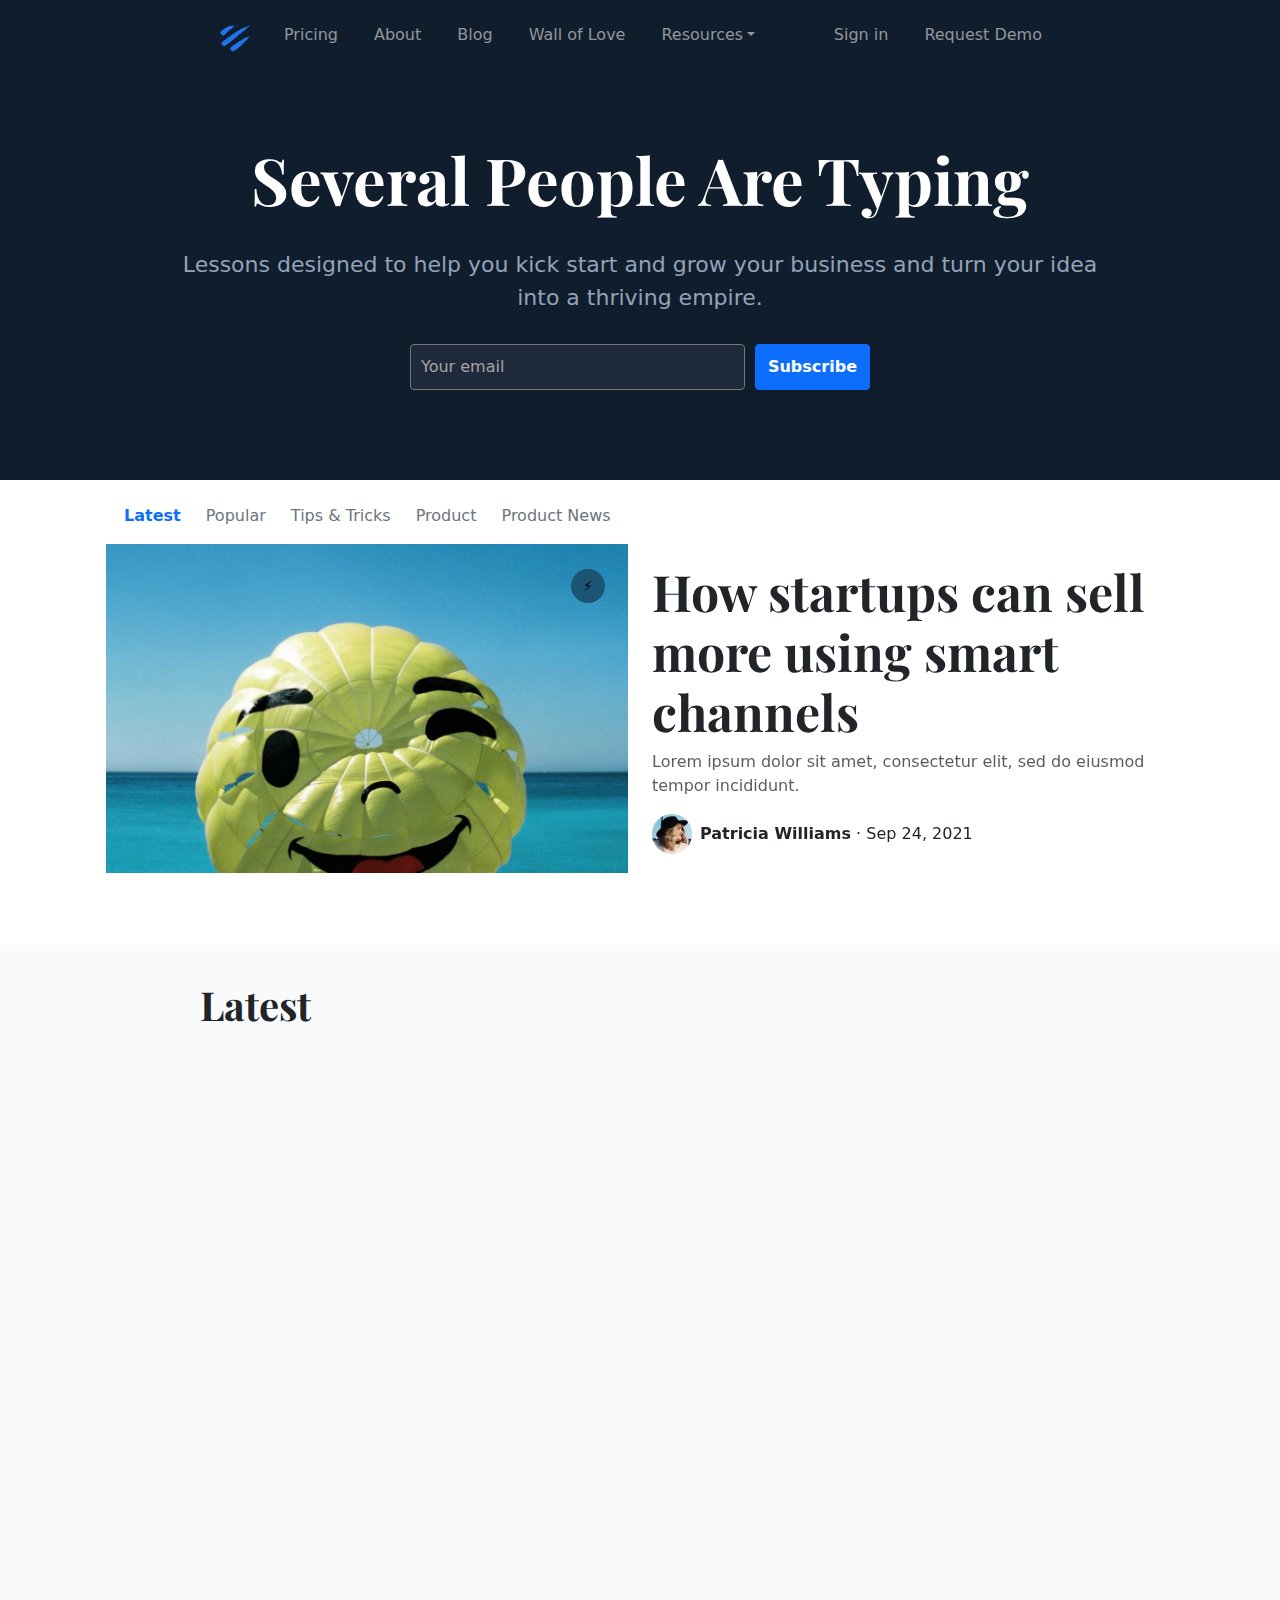
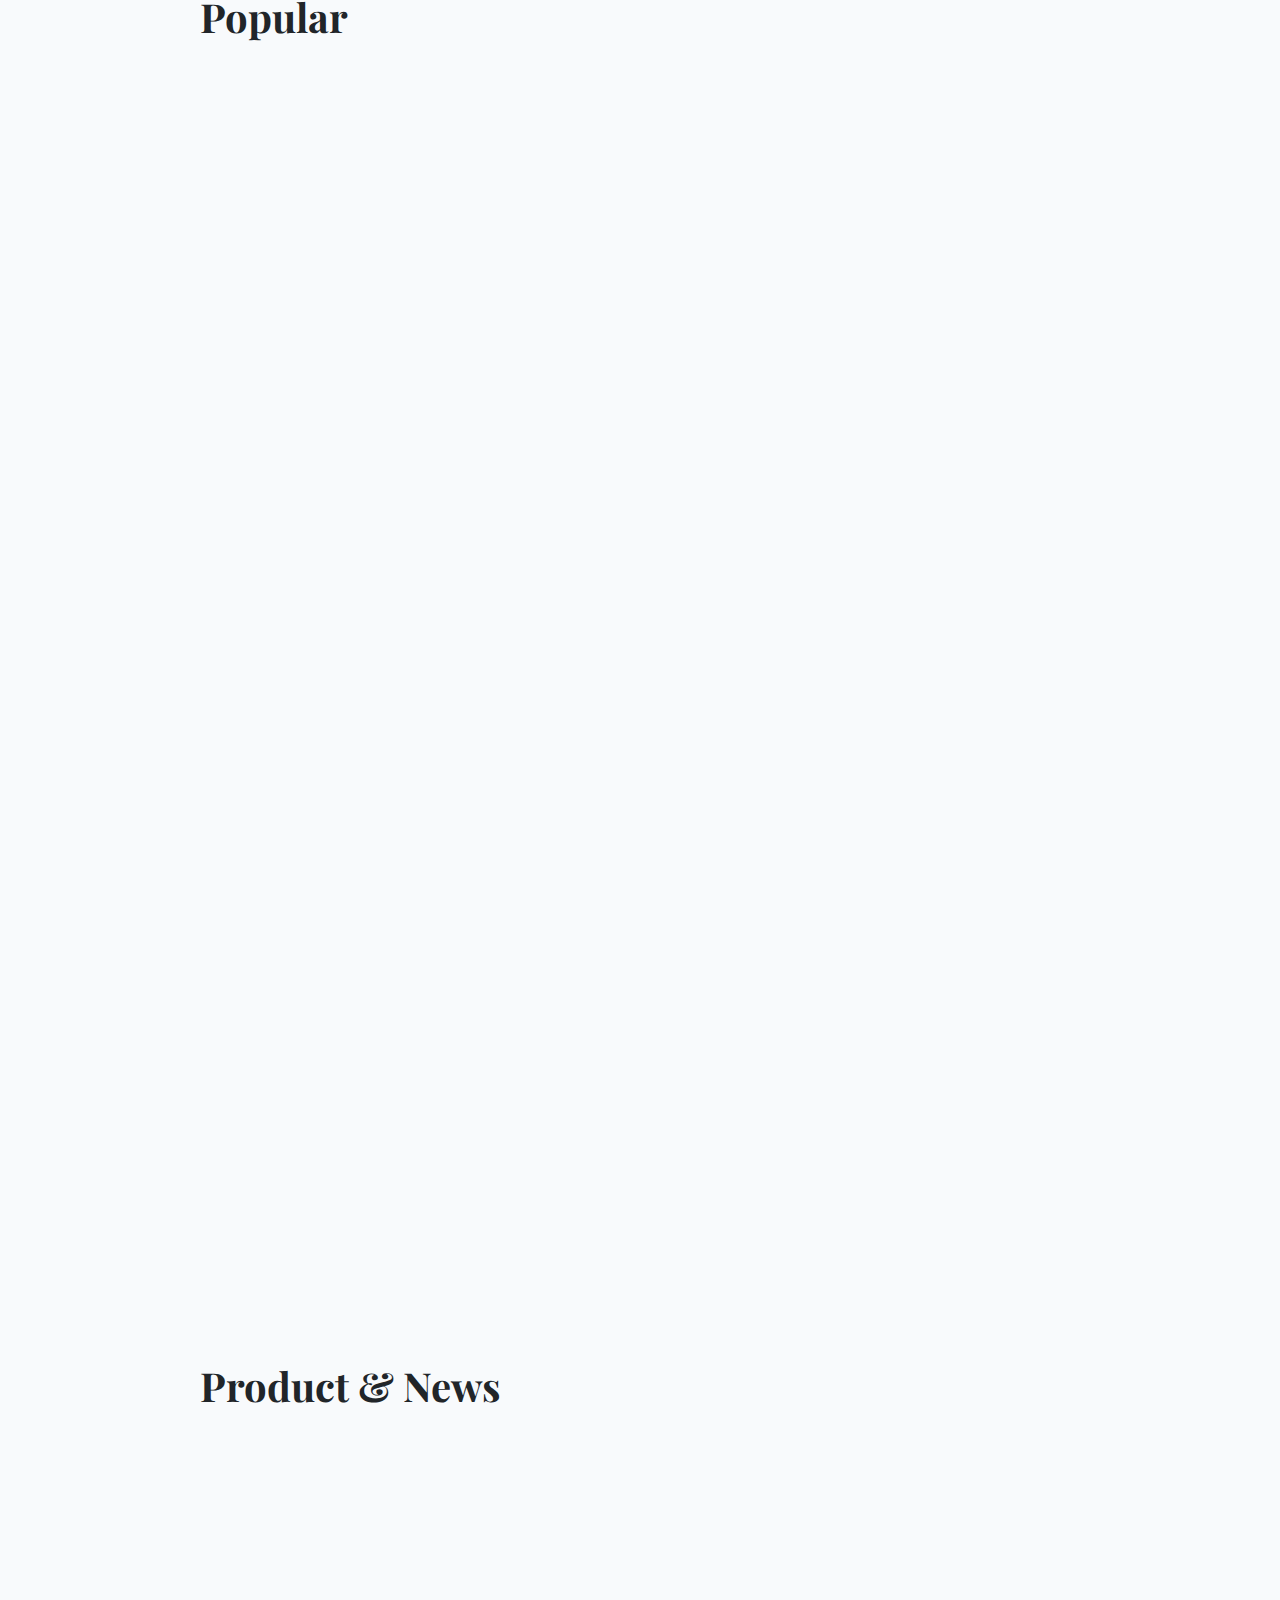
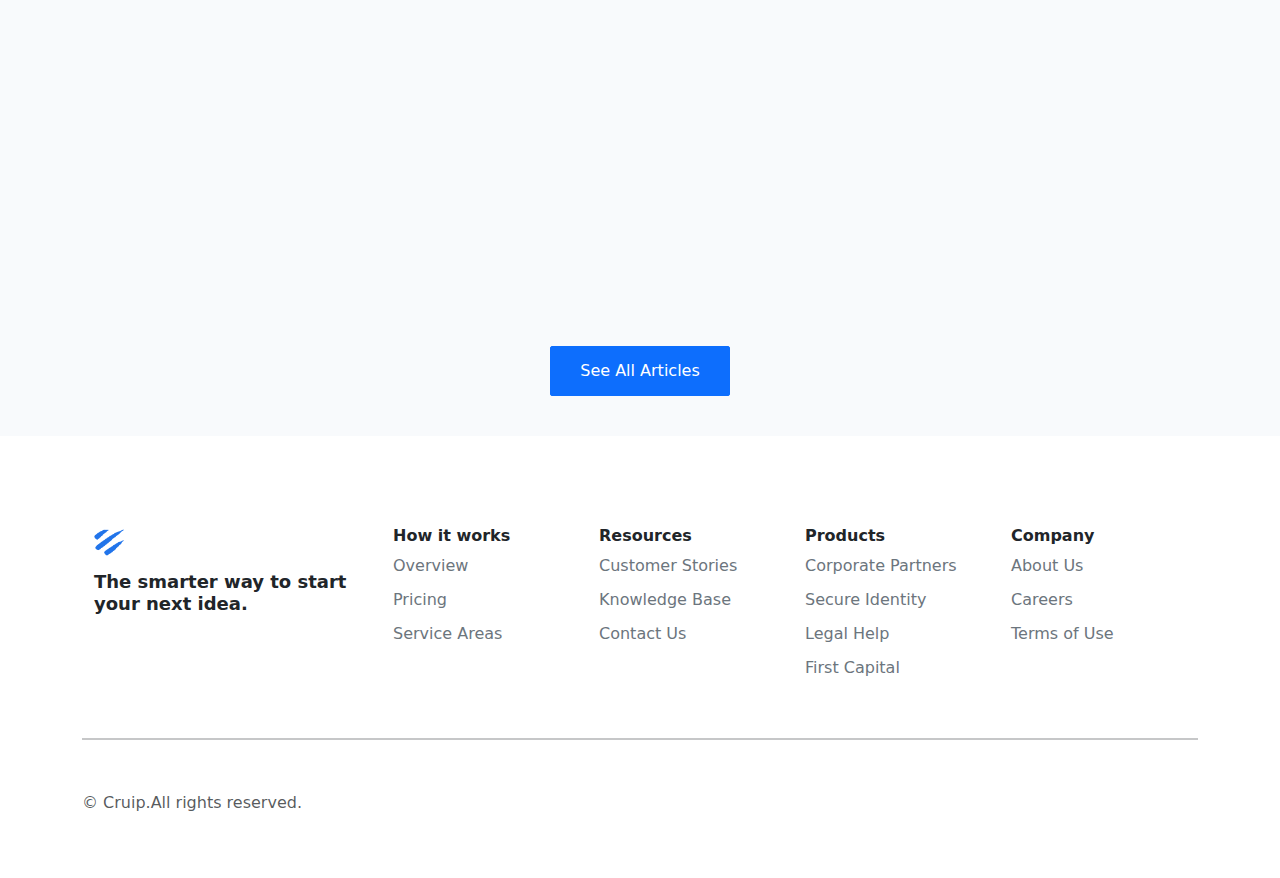
<file: blog.html>
<!DOCTYPE html>
<html lang="en">
<head>
    <meta charset="UTF-8">
    <meta name="viewport" content="width=device-width, initial-scale=1.0">
    <link href="https://cdn.jsdelivr.net/npm/bootstrap@5.3.3/dist/css/bootstrap.min.css" rel="stylesheet" 
    integrity="sha384-QWTKZyjpPEjISv5WaRU9OFeRpok6YctnYmDr5pNlyT2bRjXh0JMhjY6hW+ALEwIH" crossorigin="anonymous">

    <link href="https://fonts.googleapis.com/css2?family=Playfair+Display:wght@400;700&display=swap" rel="stylesheet">
    <link href="https://unpkg.com/aos@2.3.1/dist/aos.css" rel="stylesheet">
    <title>blog_tidy_theme</title>
    <link rel="stylesheet" href="https://cdnjs.cloudflare.com/ajax/libs/font-awesome/6.1.1/css/all.min.css"
     integrity="sha512-KfkfwYDsLkIlwQp6LFnl8zNdLGxu9YAA1QvwINks4PhcElQSvqcyVLLD9aMhXd13uQjoXtEKNosOWaZqXgel0g==" crossorigin="anonymous" referrerpolicy="no-referrer" />
    <link rel="stylesheet" href="blog.css">
</head>
<body>

    <nav class="navbar navbar-expand-lg bg-body-tertiary">
        <div class="container-fluid">
          <a class="navbar-brand" href="index.html"><img src="72503188.png" height="100%" width="100%"></a>
          <button class="navbar-toggler" type="button" data-bs-toggle="collapse" data-bs-target="#navbarTogglerDemo02" aria-controls="navbarTogglerDemo02" aria-expanded="false" aria-label="Toggle navigation">
            <span class="navbar-toggler-icon"></span>
          </button>
          <div class="collapse navbar-collapse" id="navbarTogglerDemo02">
            <ul class="navbar-nav me-auto mb-2 mb-lg-0">
              <li class="nav-item">
                <a class="nav-link  active"  href="pricing.html">Pricing</a>
              </li>
              <li class="nav-item">
                <a class="nav-link active" href="about.html">About</a>
              </li>
              <li class="nav-item">
                <a class="nav-link active" href="blog.html">Blog</a>
              </li>
              <li class="nav-item">
                <a class="nav-link active" href="support.html">Wall of Love</a>
              </li>
              <li class="nav-item dropdown">
                <a class="nav-link dropdown-toggle  active" href="#" role="button" data-bs-toggle="dropdown" aria-expanded="false">Resources</a>
                <ul class="dropdown-menu">
                  <li> <a class="dropdown-item" href="404.html">404</a></li>
                  <li><a class="dropdown-item" href="support.html">Support</a></li>
                </ul>
              </li>
            </ul>

            <ul  class="navbar-nav  mb-2 mb-lg-0">
            </li>
            <li class="nav-item">
              <a class="nav-link active" href="signin.html">Sign in</a>
            </li>
            <li class="nav-item">
              <a class="nav-link active demo" href="demo.html">Request Demo <span><i class="fa-solid fa-arrow-right"></i></span></a>
            </li>
            </ul>
            
          </div>
        </div>
      </nav>




      <div class="subscription-section">
        <h1>Several People Are Typing</h1>
        <p>Lessons designed to help you kick start and grow your business and turn your idea <br class="br-remove"> into a thriving empire.</p>
        <form class="subscription-form">
            <input type="email" class="form-control" placeholder="Your email" required>
            <button type="submit" class="btn btn-primary">Subscribe</button>
        </form>
    </div>





    <div class="container py-4 section1">
      <ul class="article-nav">
        <li class="article-nav-item"><a class="article-nav-link active" href="#">Latest</a></li>
        <li class="article-nav-item"><a class="article-nav-link" href="#">Popular</a></li>
        <li class="article-nav-item"><a class="article-nav-link" href="#">Tips & Tricks</a></li>
        <li class="article-nav-item"><a class="article-nav-link" href="#">Product</a></li>
        <li class="article-nav-item"><a class="article-nav-link" href="#">Product News</a></li>
    </ul>
  
<div class="container">
  <div class="row align-items-center mt-4">

      <div class="col-md-6 position-relative mb-3 mb-md-0" data-aos="fade-down">
          <img src="blog-post-01.jpg" class="img-fluid w-100" alt="Article Image">
          <div class="icon-badge">⚡</div>
      </div>
    
      <div class="col-md-6 text-center text-md-start" data-aos="fade-up">
          <h2 class="article-title">How startups can sell more using smart channels</h2>
          <p class="text-muted">
              Lorem ipsum dolor sit amet, consectetur elit, sed do eiusmod tempor incididunt.
          </p>
          <div class="d-flex align-items-center justify-content-center justify-content-md-start">
              <img src="news-author-01.jpg" alt="Author" class="rounded-circle me-2" width="40">
              <span><strong>Patricia Williams</strong> · Sep 24, 2021</span>
          </div>
      </div>
  </div>
</div>
   </div> 





<div class=" mt-5 section2">
  <h2 class="fw-bold  mt-3">Latest</h2>
  <div class="row justify-content-center mt-4">
      
      <div class="col-lg-3 col-md-4 col-sm-7 mb-4" data-aos="fade-right">
          <div class="article-card">
              <img src="blog-post-02.jpg" alt="Article Image" class="card-img">
              <h5 class="mt-3 fw-bold">A sneak peek of the new Tidy Web Portal</h5>
              <p class="text-muted">Lorem ipsum dolor sit amet, consectetur elit, sed do eiusmod tempor incididunt.</p>
              <div class="d-flex align-items-center author-info">
                  <img src="news-author-02.jpg" alt="Author">
                  <span><strong>Knut Mayer</strong> <span class="text-muted">  · Sep 24, 2021 </span></span>
              </div>
          </div>
      </div>

      <div class="col-lg-3 col-md-4 col-sm-7 mb-4" data-aos="fade-right">
          <div class="article-card">
              <img src="blog-post-03.jpg" alt="Article Image" class="card-img">
              <h5 class="mt-3 fw-bold">40+ creative content ideas to post on your blog</h5>
              <p class="text-muted">Lorem ipsum dolor sit amet, consectetur elit, sed do eiusmod tempor incididunt.</p>
              <div class="d-flex align-items-center author-info">
                  <img src="news-author-05.jpg" alt="Author">
                  <span><strong>Samuel Regan</strong> <span class="text-muted">  · Sep 24, 2021 </span></span>
              </div>
          </div>
      </div>

      <div class="col-lg-3 col-md-4 col-sm-7 mb-4" data-aos="fade-right">
          <div class="article-card">
              <img src="blog-post-04.jpg" alt="Article Image" class="card-img">
              <h5 class="mt-3 fw-bold">The best marketing channels to promote your products</h5>
              <p class="text-muted">Lorem ipsum dolor sit amet, consectetur elit, sed do eiusmod tempor incididunt.</p>
              <div class="d-flex align-items-center author-info">
                  <img src="news-author-06.jpg" alt="Author">
                  <span><strong>Fabian Centero</strong> <span class="text-muted">  · Sep 24, 2021 </span></span>
              </div>
          </div>
      </div>

  </div>




  <h2 class="fw-bold  mt-5">Popular</h2>
  <div class="row justify-content-center mt-5">
      
      <div class="col-lg-3 col-md-4 col-sm-7 mb-4" data-aos="fade-right">
          <div class="article-card">
              <img src="blog-post-05.jpg" alt="Article Image" class="card-img">
              <h5 class="mt-3 fw-bold">Where to Post Remote Jobs for Developers for Free</h5>
              <p class="text-muted">Lorem ipsum dolor sit amet, consectetur elit, sed do eiusmod tempor incididunt.</p>
              <div class="d-flex align-items-center author-info">
                  <img src="news-author-02.jpg" alt="Author">
                  <span><strong>Knut Mayer</strong> <span class="text-muted">  · Sep 1, 2021 </span></span>
              </div>
          </div>
      </div>

      <div class="col-lg-3 col-md-4 col-sm-7 mb-4" data-aos="fade-right">
          <div class="article-card">
              <img src="blog-post-06.jpg" alt="Article Image" class="card-img">
              <h5 class="mt-3 fw-bold">4 Must-Know Skill to Be an Effective Leader</h5>
              <p class="text-muted">Lorem ipsum dolor sit amet, consectetur elit, sed do eiusmod tempor incididunt.</p>
              <div class="d-flex align-items-center author-info">
                  <img src="news-author-05.jpg" alt="Author">
                  <span><strong>Samuel Regan</strong> <span class="text-muted">  · Jul 29, 2021 </span></span>
              </div>
          </div>
      </div>

      <div class="col-lg-3 col-md-4 col-sm-7 mb-4" data-aos="fade-right">
          <div class="article-card">
              <img src="blog-post-07.jpg" alt="Article Image" class="card-img">
              <h5 class="mt-3 fw-bold">Remote founder stand-up with Mark Muller</h5>
              <p class="text-muted">Lorem ipsum dolor sit amet, consectetur elit, sed do eiusmod tempor incididunt.</p>
              <div class="d-flex align-items-center author-info">
                  <img src="news-author-06.jpg" alt="Author">
                  <span><strong>Fabian Centero</strong> <span class="text-muted">  · Jul 4, 2021 </span></span>
              </div>
          </div>
      </div>

  </div>



  <section class="promo-section d-flex align-items-center justify-content-center row " data-aos="fade-up">

    <div class="container text-start " >
        <div class="row align-items-center">
            <div class="col-lg-7">
                <div class="promo-text">
                    <h1>Say goodbye to long queues, big  <br class="br-remove"> updates, and <span class="highlight">confusion</span>.</h1>
                    <button class="btn btn-primary mt-3">Start free trial   <i class="fa-solid fa-arrow-right"></i></button>
                    <p class="mt-2 mb-4 " >No credit card required. Cancel anytime!</p>
                </div>
            </div>
            <div class="col-lg-4 promo-img-container">
                <img src="cta-image.png" height="100%" width="100%">
            </div>
        </div>
    </div>
</section>




<h2 class="fw-bold  mt-5">Product & News</h2>
  <div class="row justify-content-center mt-5">
      
      <div class="col-lg-3 col-md-4 col-sm-7 mb-4" data-aos="fade-right">
          <div class="article-card">
              <img src="blog-post-08.jpg" alt="Article Image" class="card-img">
              <h5 class="mt-3 fw-bold">How to level up your marketing strategy with Tidy Pro</h5>
              <p class="text-muted">Lorem ipsum dolor sit amet, consectetur elit, sed do eiusmod tempor incididunt.</p>
              <div class="d-flex align-items-center author-info">
                  <img src="news-author-02.jpg" alt="Author">
                  <span><strong>Knut Mayer</strong> <span class="text-muted">  · May 17, 2021 </span></span>
              </div>
          </div>
      </div>

      <div class="col-lg-3 col-md-4 col-sm-7 mb-4" data-aos="fade-right">
          <div class="article-card">
              <img src="blog-post-09.jpg" alt="Article Image" class="card-img">
              <h5 class="mt-3 fw-bold">Introducing the Tidy mentor Network</h5>
              <p class="text-muted">Lorem ipsum dolor sit amet, consectetur elit, sed do eiusmod tempor incididunt.</p>
              <div class="d-flex align-items-center author-info">
                  <img src="news-author-05.jpg" alt="Author">
                  <span><strong>Samuel Regan</strong> <span class="text-muted">  ·  Apr 14, 2021 </span></span>
              </div>
          </div>
      </div>

      <div class="col-lg-3 col-md-4 col-sm-7 mb-4" data-aos="fade-right">
          <div class="article-card">
              <img src="blog-post-10.jpg" alt="Article Image" class="card-img">
              <h5 class="mt-3 fw-bold">Elevating collaboration with Tidy and Google Workspace</h5>
              <p class="text-muted">Lorem ipsum dolor sit amet, consectetur elit, sed do eiusmod tempor incididunt.</p>
              <div class="d-flex align-items-center author-info">
                  <img src="news-author-06.jpg" alt="Author">
                  <span><strong>Fabian Centero</strong> <span class="text-muted">  · Mar 4, 2021 </span></span>
              </div>
          </div>
      </div>

  </div>


  <div class="btn-div"><button class="btn btn-primary btn2">See All Articles <i class="fa-solid fa-arrow-right"></i></button></div>

</div>




<footer class="footer">
  <div class="container foot">
      <div class="row">
          <div class="col-md-3">
              <div class="footer-logo">
                <a class="navbar-brand" href="#"><img src="72503188.png" height="100%" width="100%"></a>
                  <h6 class="fw-bold">The smarter way to start your next idea.</h6>
              </div>
          </div>

          <div class="col-md-2 footer-links">
              <h6 class="fw-bold">How it works</h6>
              <a href="#">Overview</a>
              <a href="#">Pricing</a>
              <a href="#">Service Areas</a>
          </div>
          <div class="col-md-2 footer-links">
              <h6 class="fw-bold">Resources</h6>
              <a href="#">Customer Stories</a>
              <a href="#">Knowledge Base</a>
              <a href="#">Contact Us</a>
          </div>
          <div class="col-md-2 footer-links">
              <h6 class="fw-bold">Products</h6>
              <a href="#">Corporate Partners</a>
              <a href="#">Secure Identity</a>
              <a href="#">Legal Help</a>
              <a href="#">First Capital</a>
          </div>
          <div class="col-md-2 footer-links">
              <h6 class="fw-bold">Company</h6>
              <a href="#">About Us</a>
              <a href="#">Careers</a>
              <a href="#">Terms of Use</a>
          </div>
      </div>

      <hr class="bg-secondary border-2 my-5">
      


      <div class="d-flex justify-content-between align-items-center ">
          <p class="text-muted mb-0 ">© Cruip.All rights reserved.</p>
          <div class="social-icons">
              <a href="#"><i class="fa-solid fa-xmark"></i></a>
              <a href="#"><i class="fa-brands fa-facebook"></i></a>
              <a href="#"><i class="fa-solid fa-paper-plane"></i></a>
              <a href="#"><i class="fa-brands fa-github"></i></a>
          </div>
      </div>
  </div>
</footer>


    </body>
    <script src="https://unpkg.com/aos@2.3.1/dist/aos.js"></script>
    <script>
        AOS.init();
      </script>
    <script src="https://cdn.jsdelivr.net/npm/bootstrap@5.3.3/dist/js/bootstrap.bundle.min.js" 
integrity="sha384-YvpcrYf0tY3lHB60NNkmXc5s9fDVZLESaAA55NDzOxhy9GkcIdslK1eN7N6jIeHz" crossorigin="anonymous"></script>
</html>
</file>
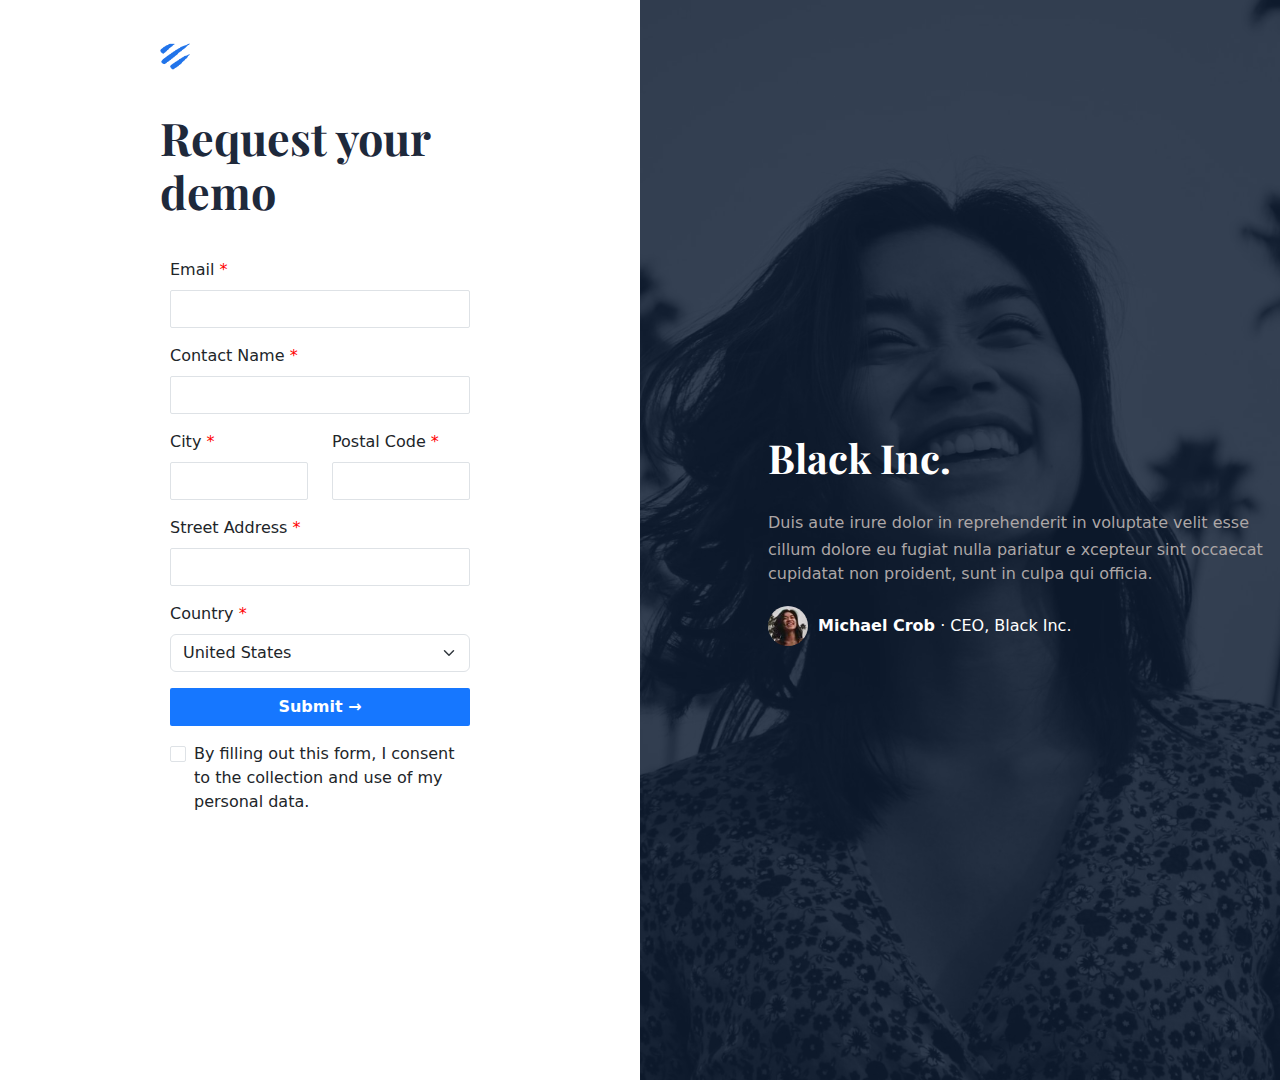
<file: demo.html>
<!DOCTYPE html>
<html lang="en">
<head>
    <meta charset="UTF-8">
    <meta name="viewport" content="width=device-width, initial-scale=1.0">

    <link href="https://cdn.jsdelivr.net/npm/bootstrap@5.3.3/dist/css/bootstrap.min.css" rel="stylesheet" 
    integrity="sha384-QWTKZyjpPEjISv5WaRU9OFeRpok6YctnYmDr5pNlyT2bRjXh0JMhjY6hW+ALEwIH" crossorigin="anonymous">

    <link href="https://fonts.googleapis.com/css2?family=Playfair+Display:wght@400;700&display=swap" rel="stylesheet">
    <title>request demo page</title>
    <link rel="stylesheet" href="https://cdnjs.cloudflare.com/ajax/libs/font-awesome/6.1.1/css/all.min.css"
     integrity="sha512-KfkfwYDsLkIlwQp6LFnl8zNdLGxu9YAA1QvwINks4PhcElQSvqcyVLLD9aMhXd13uQjoXtEKNosOWaZqXgel0g==" crossorigin="anonymous" referrerpolicy="no-referrer" />
    <link rel="stylesheet" href="demo.css">
</head>
<body>
    
        <div class="left-section">
            <div class="main">
            <a href="index.html"><img src="72503188.png" alt="Logo" width="30" class="mb-4"></a>
            <h2 class="mt-3">Request your demo</h2>
    






            <div class="form-container">
                <form>
                    <div class="mb-3">
                        <label for="email" class="form-label">Email <span class="required">*</span></label>
                        <input type="email" class="form-control" id="email" required>
                    </div>
        
                    <div class="mb-3">
                        <label for="contactName" class="form-label">Contact Name <span class="required">*</span></label>
                        <input type="text" class="form-control" id="contactName" required>
                    </div>
        
                    <div class="row">
                        <div class="col-md-6 mb-3">
                            <label for="city" class="form-label">City <span class="required">*</span></label>
                            <input type="text" class="form-control" id="city" required>
                        </div>
                        <div class="col-md-6 mb-3">
                            <label for="postalCode" class="form-label">Postal Code <span class="required">*</span></label>
                            <input type="text" class="form-control" id="postalCode" required>
                        </div>
                    </div>
        
                    <div class="mb-3">
                        <label for="streetAddress" class="form-label">Street Address <span class="required">*</span></label>
                        <input type="text" class="form-control" id="streetAddress" required>
                    </div>
        

                    <div class="mb-3">
                        <label for="country" class="form-label">Country <span class="required">*</span></label>
                        <select class="form-select" id="country" required>
                            <option selected>United States</option>
                            <option>Canada</option>
                            <option>United Kingdom</option>
                            <option>Australia</option>
                        </select>
                    </div>
        
                    <div class="d-grid">
                        <button type="submit" class="btn btn-submit">Submit →</button>
                    </div>
        
                    <div class="form-check mt-3">
                        <input class="form-check-input" type="checkbox" id="consent" required>
                        <label class="form-check-label" for="consent">
                            By filling out this form, I consent to the collection and use of my personal data.
                        </label>
                    </div>
                </form>
            </div>
        </div>
        </div>
 
        <div class="right-section">
            
            <div class="hero-section">
                <div class="hero-content">
                    <h1 class="fw-bold txt">Black Inc.</h1>
                    <p>
                        <i class="fas fa-quote-left quote-icon"></i>
                        Duis aute irure dolor in reprehenderit in voluptate velit esse cillum dolore eu fugiat nulla pariatur 
                        e xcepteur sint occaecat cupidatat non proident, sunt in culpa qui officia.
                    </p>
                    <div class="profile">
                        <img src="customer-avatar-04.jpg" alt="Michael Crob"> 
                        <div>
                            <span class="profile-name">Michael Crob</span> · CEO, Black Inc.
                        </div>
                    </div>
                </div>
            </div>
        </div>

</body>
<script src="https://cdn.jsdelivr.net/npm/bootstrap@5.3.3/dist/js/bootstrap.bundle.min.js" 
integrity="sha384-YvpcrYf0tY3lHB60NNkmXc5s9fDVZLESaAA55NDzOxhy9GkcIdslK1eN7N6jIeHz" crossorigin="anonymous"></script>
</html>
</file>
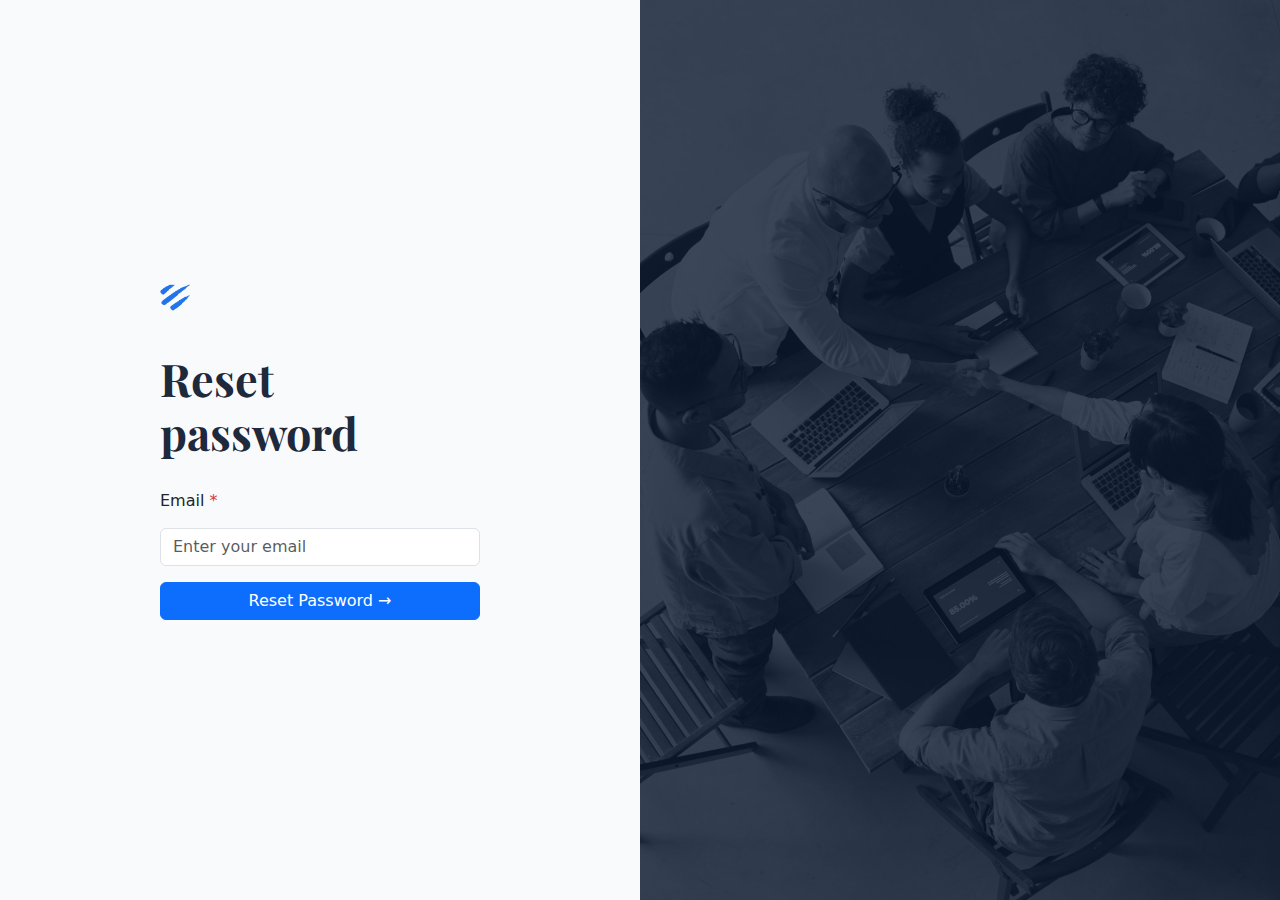
<file: forgot.html>
<!DOCTYPE html>
<html lang="en">
<head>
    <meta charset="UTF-8">
    <meta name="viewport" content="width=device-width, initial-scale=1.0">

    <link href="https://cdn.jsdelivr.net/npm/bootstrap@5.3.3/dist/css/bootstrap.min.css" rel="stylesheet" 
    integrity="sha384-QWTKZyjpPEjISv5WaRU9OFeRpok6YctnYmDr5pNlyT2bRjXh0JMhjY6hW+ALEwIH" crossorigin="anonymous">

    <link href="https://fonts.googleapis.com/css2?family=Playfair+Display:wght@400;700&display=swap" rel="stylesheet">
    <title>forgot page</title>
    <link rel="stylesheet" href="https://cdnjs.cloudflare.com/ajax/libs/font-awesome/6.1.1/css/all.min.css"
     integrity="sha512-KfkfwYDsLkIlwQp6LFnl8zNdLGxu9YAA1QvwINks4PhcElQSvqcyVLLD9aMhXd13uQjoXtEKNosOWaZqXgel0g==" crossorigin="anonymous" referrerpolicy="no-referrer" />
    <link rel="stylesheet" href="forgot.css">
</head>
<body>
 
        <div class="left-section">
            <div class="main">
            <a href="index.html"> <img src="72503188.png" alt="Logo" width="30" class="mb-4"></a>
            <h2 class="mt-3">Reset password</h2>
    
            

            
        
            
    
    
            <form>
                <div class="mb-3 text-start">
                    <label class="form-label">Email <span class="text-danger">*</span></label>
                    <input type="email" class="form-control" placeholder="Enter your email">
                </div>
                
                <button type="submit" class="btn btn-primary w-100">Reset Password →</button>
            </form>
    
           
        </div>
        </div>
    
        <div class="right-section">
            

            <div class="hero-section">
                
            </div>
        </div>

</body>
<script src="https://cdn.jsdelivr.net/npm/bootstrap@5.3.3/dist/js/bootstrap.bundle.min.js" 
integrity="sha384-YvpcrYf0tY3lHB60NNkmXc5s9fDVZLESaAA55NDzOxhy9GkcIdslK1eN7N6jIeHz" crossorigin="anonymous"></script>
</html>
</file>
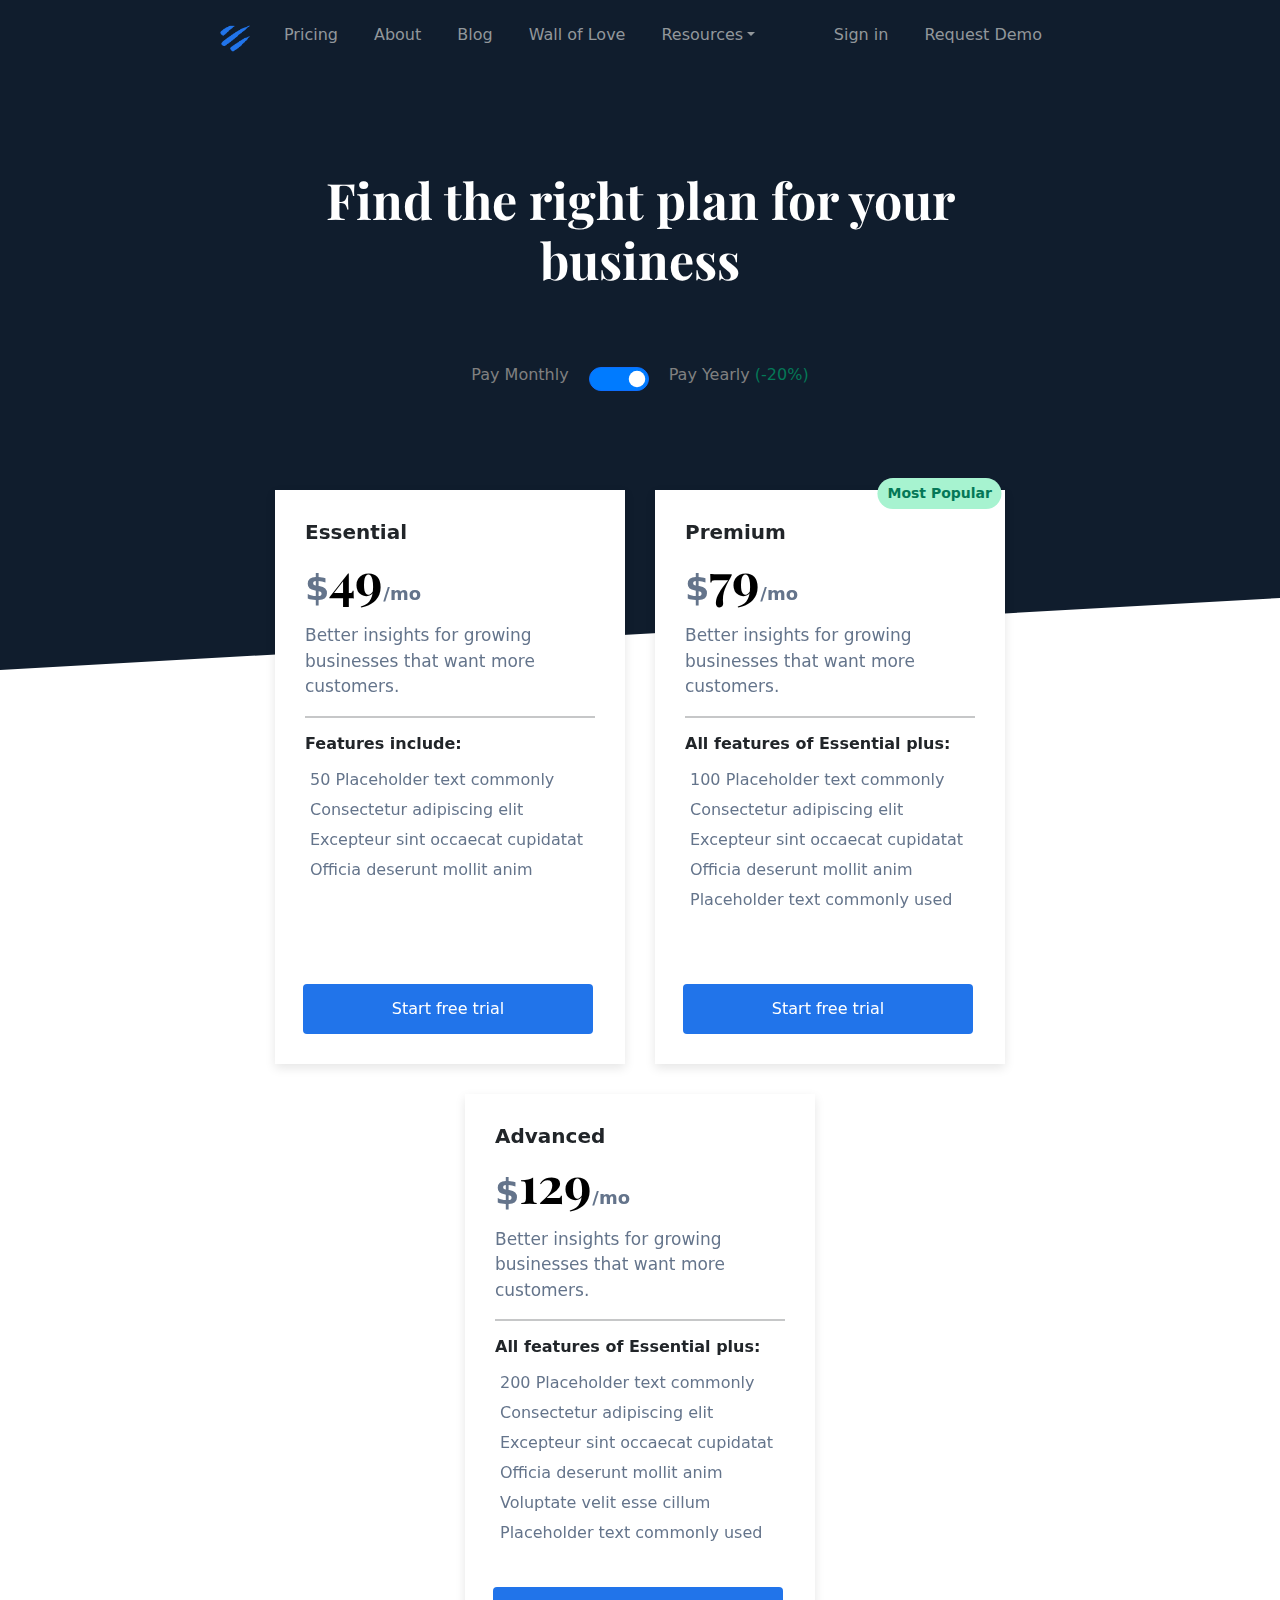
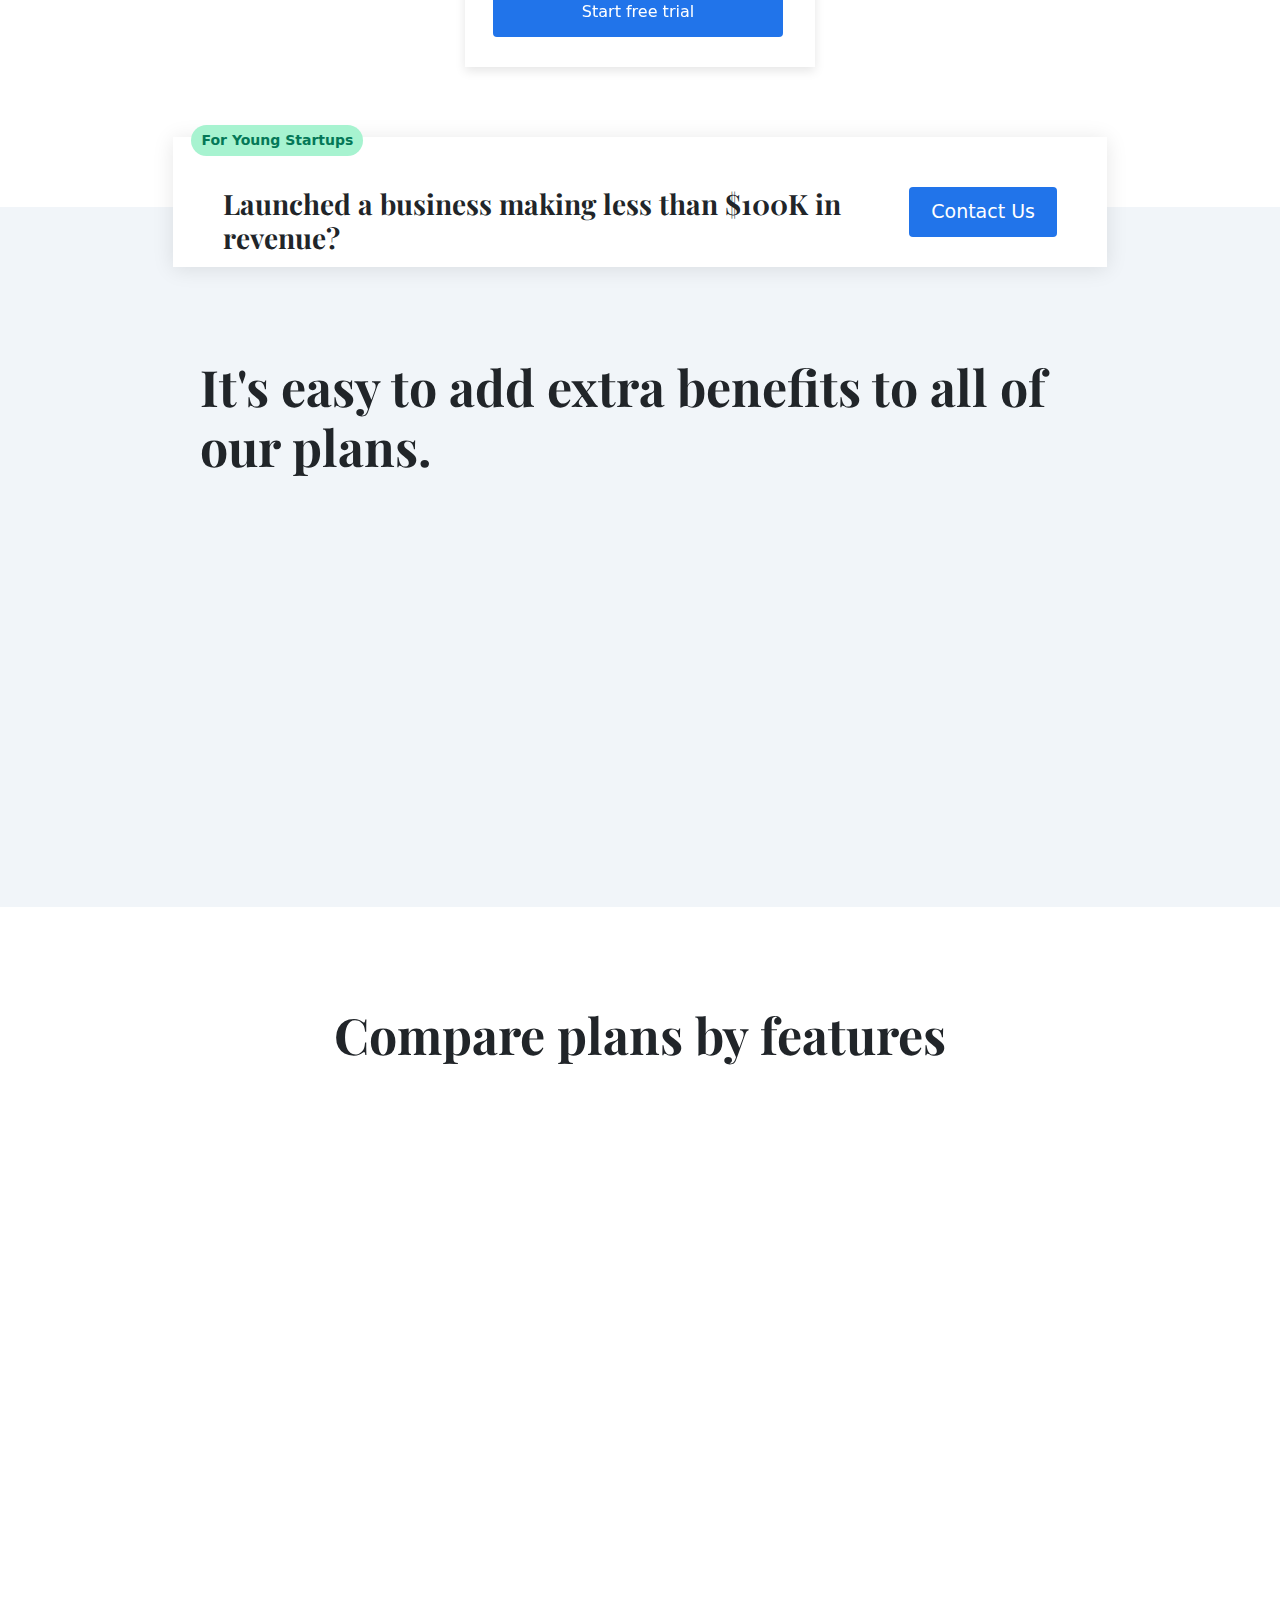
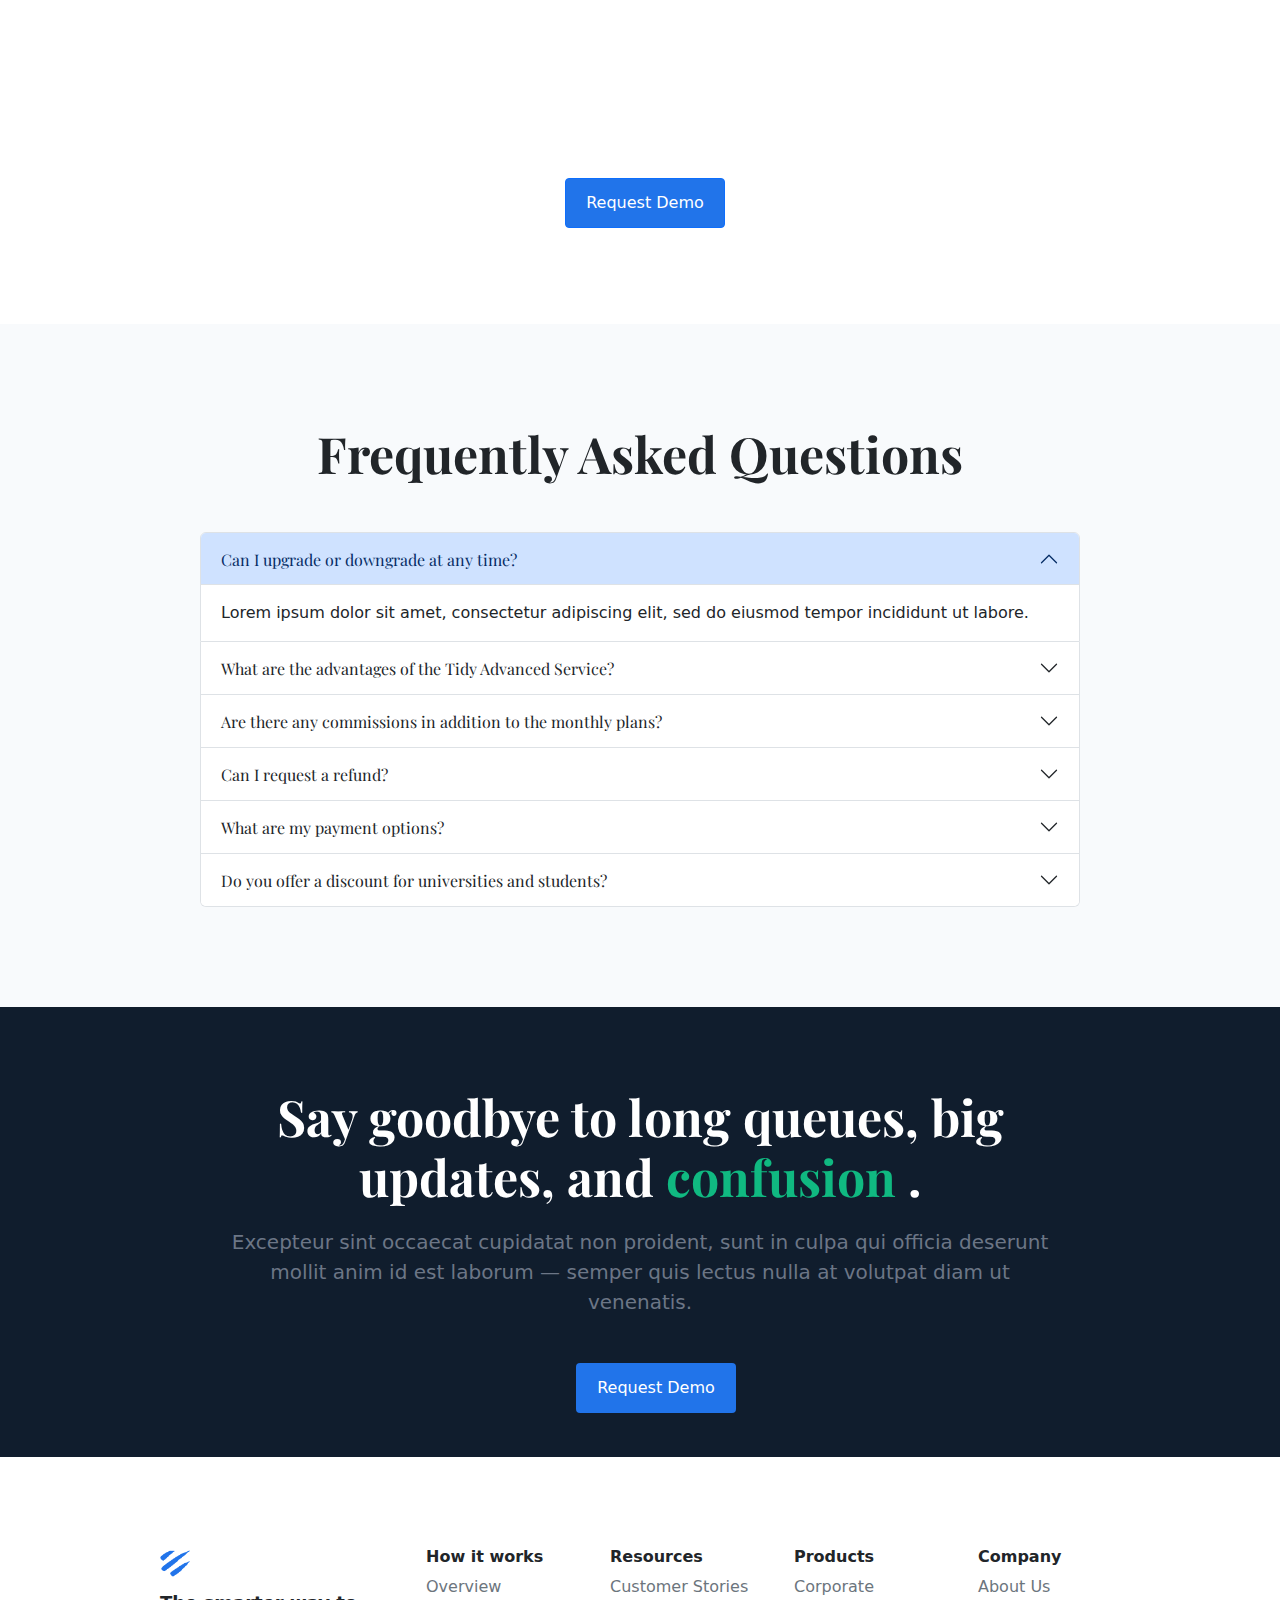
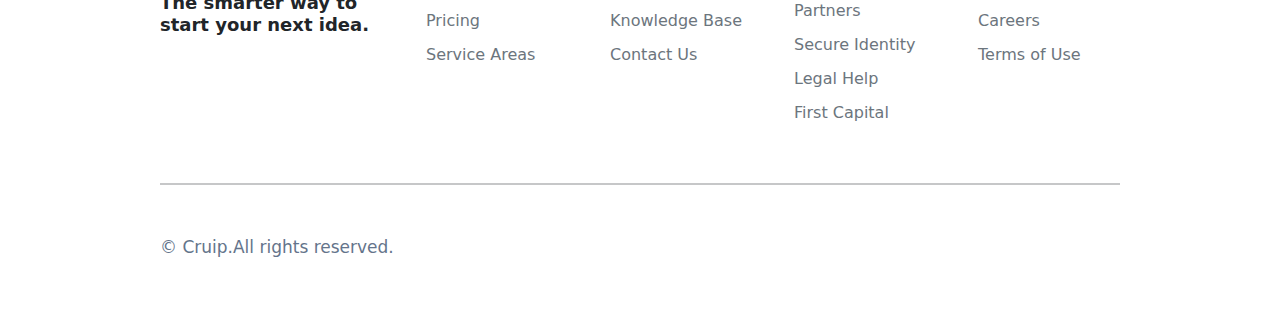
<file: pricing.html>
<!DOCTYPE html>
<html lang="en">
<head>
    <meta charset="UTF-8">
    <meta name="viewport" content="width=device-width, initial-scale=1.0">
    <link href="https://cdn.jsdelivr.net/npm/bootstrap@5.3.3/dist/css/bootstrap.min.css" rel="stylesheet" 
    integrity="sha384-QWTKZyjpPEjISv5WaRU9OFeRpok6YctnYmDr5pNlyT2bRjXh0JMhjY6hW+ALEwIH" crossorigin="anonymous">

    <link href="https://fonts.googleapis.com/css2?family=Playfair+Display:wght@400;700&display=swap" rel="stylesheet">
    <link href="https://unpkg.com/aos@2.3.1/dist/aos.css" rel="stylesheet">
    <title>pricing_tidy_theme</title>
    <link rel="stylesheet" href="https://cdnjs.cloudflare.com/ajax/libs/font-awesome/6.1.1/css/all.min.css"
     integrity="sha512-KfkfwYDsLkIlwQp6LFnl8zNdLGxu9YAA1QvwINks4PhcElQSvqcyVLLD9aMhXd13uQjoXtEKNosOWaZqXgel0g==" crossorigin="anonymous" referrerpolicy="no-referrer" />
    <link rel="stylesheet" href="pricing.css">
</head>
<body>

    <nav class="navbar navbar-expand-lg bg-body-tertiary">
        <div class="container-fluid">
          <a class="navbar-brand" href="index.html"><img src="72503188.png" height="100%" width="100%"></a>
          <button class="navbar-toggler" type="button" data-bs-toggle="collapse" data-bs-target="#navbarTogglerDemo02" aria-controls="navbarTogglerDemo02" aria-expanded="false" aria-label="Toggle navigation">
            <span class="navbar-toggler-icon"></span>
          </button>
          <div class="collapse navbar-collapse" id="navbarTogglerDemo02">
            <ul class="navbar-nav me-auto mb-2 mb-lg-0">
              <li class="nav-item">
                <a class="nav-link  active"  href="pricing.html">Pricing</a>
              </li>
              <li class="nav-item">
                <a class="nav-link active" href="about.html">About</a>
              </li>
              <li class="nav-item">
                <a class="nav-link active" href="blog.html">Blog</a>
              </li>
              <li class="nav-item">
                <a class="nav-link active" href="support.html">Wall of Love</a>
              </li>
              <li class="nav-item dropdown">
                <a class="nav-link dropdown-toggle  active" href="#" role="button" data-bs-toggle="dropdown" aria-expanded="false">Resources</a>
                <ul class="dropdown-menu">
                  <li> <a class="dropdown-item" href="404.html">404</a></li>
                  <li><a class="dropdown-item" href="support.html">Support</a></li>
                </ul>
              </li>
            </ul>

            <ul  class="navbar-nav  mb-2 mb-lg-0">
            </li>
            <li class="nav-item">
              <a class="nav-link active" href="signin.html">Sign in</a>
            </li>
            <li class="nav-item">
              <a class="nav-link active demo" href="demo.html">Request Demo <span><i class="fa-solid fa-arrow-right"></i></span></a>
            </li>
            </ul>
            
          </div>
        </div>
      </nav>







      <div class="section1">
        <h1>Find the right plan for your <br>business</h1>

      <div class="container d-flex justify-content-center align-items-center ">
        <div class="toggle-container">
            <span>Pay Monthly</span>
            <div class="form-check form-switch">
                <input class="form-check-input" type="checkbox" id="priceToggle" onclick="togglePrice()" checked>
            </div>
            <span>Pay Yearly <span class="discount">(-20%)</span></span>
        </div>
    </div>
</div>








  <div class="container ">
    <div class="d-flex flex-wrap justify-content-center d-flex2" data-aos="fade-up">
        
        <!-- Essential Plan -->
        <div class="pricing-card position-relative">
            <h5 class="fw-bold">Essential</h5>
            <p class="dollar-sign">$<span class="price" id="price1">49</span><span class="graytxt">/mo</span></p>
            <p class="text-muted">Better insights for growing businesses that want more customers.</p>
            <hr class="bg-secondary border-2 mb-3">

            <h6 class="fw-bold">Features include:</h6>
            <ul class="list-unstyled">
                <li><i class="fa-solid fa-check"></i> 50 Placeholder text commonly</li>
                <li><i class="fa-solid fa-check"></i> Consectetur adipiscing elit</li>
                <li><i class="fa-solid fa-check"></i> Excepteur sint occaecat cupidatat</li>
                <li><i class="fa-solid fa-check"></i> Officia deserunt mollit anim</li>
            </ul>
            <button class="btn btn3">Start free trial <i class="fa-solid fa-arrow-right"></i></button>
        </div>

        <!-- Premium Plan -->
        <div class="pricing-card position-relative">
            <span class="badge-popular">Most Popular</span>
            <h5 class="fw-bold">Premium</h5>
            <p class="dollar-sign">$<span class="price" id="price2">79</span><span class="graytxt">/mo</span></p>
            <p class="text-muted">Better insights for growing businesses that want more customers.</p>
            <hr class="bg-secondary border-2 mb-3">

            <h6 class="fw-bold">All features of Essential plus:</h6>
            <ul class="list-unstyled">
                <li><i class="fa-solid fa-check"></i> 100 Placeholder text commonly</li>
                <li><i class="fa-solid fa-check"></i> Consectetur adipiscing elit</li>
                <li><i class="fa-solid fa-check"></i> Excepteur sint occaecat cupidatat</li>
                <li><i class="fa-solid fa-check"></i> Officia deserunt mollit anim</li>
                <li><i class="fa-solid fa-check"></i> Placeholder text commonly used</li>
            </ul>
            <button class="btn btn3">Start free trial <i class="fa-solid fa-arrow-right"></i></button>
        </div>

        <!-- Advanced Plan -->
        <div class="pricing-card position-relative">
            <h5 class="fw-bold">Advanced</h5>
            <p class="dollar-sign">$<span class="price" id="price3">129</span><span class="graytxt">/mo</span></p>
            <p class="text-muted">Better insights for growing businesses that want more customers.</p>
            <hr class="bg-secondary border-2 mb-3">
            
            <h6 class="fw-bold">All features of Essential plus:</h6>
            <ul class="list-unstyled">
                <li><i class="fa-solid fa-check"></i> 200 Placeholder text commonly</li>
                <li><i class="fa-solid fa-check"></i> Consectetur adipiscing elit</li>
                <li><i class="fa-solid fa-check"></i> Excepteur sint occaecat cupidatat</li>
                <li><i class="fa-solid fa-check"></i> Officia deserunt mollit anim</li>
                <li><i class="fa-solid fa-check"></i> Voluptate velit esse cillum</li>
                <li><i class="fa-solid fa-check"></i> Placeholder text commonly used</li>
            </ul>
            <button class="btn btn3">Start free trial <i class="fa-solid fa-arrow-right"></i></button>
        </div>

    </div>
</div>


<div class="container section2 position-relative">
    <span class="badge-popular2">For Young Startups</span>

    <h3>Launched a business making less than $100K in revenue?</h3>
    <button class="btn btn2">Contact Us</button>

</div>


<div class=" section3 ">
    <h1>It's easy to add extra benefits to all  of our plans.</h1>


        <div class="d-flex flex-wrap cards " data-aos="fade-right">
            <div class="card h-100 crd1">
              <div class="circle"><i class="fa-solid fa-file"></i></div>
              <div class="card-body">
                <h2 class="card-title title2">Robust Workflow</h2>
                <p class="card-text txt2">Duis aute irure dolor in reprehenderit <br>
                   in voluptate velit esse cillum dolore eu <br>fugiat nulla pariatur.</p>
                   <h6>From $6/mo per participant. No setup fee</h6>
              </div>
              
            </div>
            <div class="card h-100 crd1">
              <div class="circle"><i class="fa-solid fa-clone"></i></div>
              <div class="card-body">
                <h2 class="card-title title2">Robust Workflow</h2>
                <p class="card-text txt2">Duis aute irure dolor in reprehenderit<br> 
                  in voluptate velit esse cillum dolore eu<br> fugiat nulla pariatur.</p>
                  <h6>From $6/mo per participant. No setup fee</h6>

              </div>
              
            </div>
            <div class="card h-100 crd1">
               <div class="circle"><i class="fa-solid fa-thumbs-up"></i></div>
              <div class="card-body">
                <h2 class="card-title title2">Robust Workflow</h2>
                <p class="card-text txt2">Duis aute irure dolor in reprehenderit <br>
                  in voluptate velit esse cillum dolore eu <br> fugiat nulla pariatur.</p>
                  <h6>From $6/mo per participant. No setup fee</h6>

              </div>
              
            </div>
        </div>
        

</div>



<div class="container py-5 section4">
    <h2 class="text-center mb-4">Compare plans by features</h2>
    <div class="table-responsive" data-aos="fade-up">
        <table class="table  text-center">
            <thead>
                <tr>
                    <th class="text-start main-heading">Tidy Essential</th>
                    <th>Essential</th>
                    <th>Premium</th>
                    <th>Advanced</th>
                </tr>
            </thead>
            <tbody>
                <tr>
                    <td class="text-start">Monthly fees</td>
                    <td>$49/mo</td>
                    <td>$79/mo</td>
                    <td>$129/mo</td>
                </tr>
                <tr>
                    <td class="text-start">Free trial</td>
                    <td>&#10003;</td>
                    <td>&#10003;</td>
                    <td>&#10003;</td>
                </tr>
                <tr>
                    <td class="text-start">Startup Plan</td>
                    <td>&#10003;</td>
                    <td>&#10003;</td>
                    <td>&#10003;</td>
                </tr>
                <tr>
                    <td class="text-start">Contributors</td>
                    <td>Up to 2</td>
                    <td>Up to 10</td>
                    <td>Unlimited</td>
                </tr>
                <tr>
                    <td class="text-start">Virtual Desk</td>
                    <td>&#10003;</td>
                    <td>&#10003;</td>
                    <td>&#10003;</td>
                </tr>
                <tr>
                    <td class="text-start">Incoming Transfers</td>
                    <td>20</td>
                    <td>50</td>
                    <td>Unlimited</td>
                </tr>
                <tr>
                    <td class="text-start">Automate Tasks</td>
                    <td></td>
                    <td></td>
                    <td>&#10003;</td>
                </tr>
                <tr>
                    <td class="text-start">Analytics   <span class="badge bg-success">Soon</span></td>
                    <td></td>
                    <td></td>
                    <td>&#10003;</td>
                </tr>
                <tr>
                    <th class="text-start main-heading">Tidy Advanced</th>
                    <th></th>
                    <th></th>
                    <th></th>
                </tr>
                <tr>
                    <td class="text-start">Custom Labels</td>
                    <td>&#10003;</td>
                    <td>&#10003;</td>
                    <td>&#10003;</td>
                </tr>
                <tr>
                    <td class="text-start">Visitor Access</td>
                    <td></td>
                    <td>&#10003;</td>
                    <td>&#10003;</td>
                </tr>
                <tr>
                    <td class="text-start">Traffic Tracking</td>
                    <td></td>
                    <td></td>
                    <td>&#10003;</td>
                </tr>
            </tbody>
        </table>
    </div>

    <div class="text-center mt-4">
        <a href="#" class="btn btn-primary">Request Demo <span><i class="fa-solid fa-arrow-right"></i></span></a>
    </div>
</div>



<div class=" mt-5 section5">
    <h2 class="text-center mb-5">Frequently Asked Questions</h2>
    <div class="accordion " id="faqAccordion">
        
        <div class="accordion-item">
            <h2 class="accordion-header">
                <button class="accordion-button" type="button" data-bs-toggle="collapse" data-bs-target="#faq1">
                    Can I upgrade or downgrade at any time?
                </button>
            </h2>
            <div id="faq1" class="accordion-collapse collapse show" data-bs-parent="#faqAccordion">
                <div class="accordion-body">
                    Lorem ipsum dolor sit amet, consectetur adipiscing elit, sed do eiusmod tempor incididunt ut labore.
                </div>
            </div>
        </div>
        
        <div class="accordion-item">
            <h2 class="accordion-header">
                <button class="accordion-button collapsed" type="button" data-bs-toggle="collapse" data-bs-target="#faq2">
                    What are the advantages of the Tidy Advanced Service?
                </button>
            </h2>
            <div id="faq2" class="accordion-collapse collapse" data-bs-parent="#faqAccordion">
                <div class="accordion-body">
                    Lorem ipsum dolor sit amet, consectetur adipiscing elit, sed do eiusmod tempor incididunt ut labore.
                </div>
            </div>
        </div>
        
        <div class="accordion-item">
            <h2 class="accordion-header">
                <button class="accordion-button collapsed" type="button" data-bs-toggle="collapse" data-bs-target="#faq3">
                    Are there any commissions in addition to the monthly plans?
                </button>
            </h2>
            <div id="faq3" class="accordion-collapse collapse" data-bs-parent="#faqAccordion">
                <div class="accordion-body">
                    Lorem ipsum dolor sit amet, consectetur adipiscing elit, sed do eiusmod tempor incididunt ut labore.
                </div>
            </div>
        </div>
        
        <div class="accordion-item">
            <h2 class="accordion-header">
                <button class="accordion-button collapsed" type="button" data-bs-toggle="collapse" data-bs-target="#faq4">
                    Can I request a refund?
                </button>
            </h2>
            <div id="faq4" class="accordion-collapse collapse" data-bs-parent="#faqAccordion">
                <div class="accordion-body">
                    Lorem ipsum dolor sit amet, consectetur adipiscing elit, sed do eiusmod tempor incididunt ut labore.
                </div>
            </div>
        </div>
        
        <div class="accordion-item">
            <h2 class="accordion-header">
                <button class="accordion-button collapsed" type="button" data-bs-toggle="collapse" data-bs-target="#faq5">
                    What are my payment options?
                </button>
            </h2>
            <div id="faq5" class="accordion-collapse collapse" data-bs-parent="#faqAccordion">
                <div class="accordion-body">
                    Lorem ipsum dolor sit amet, consectetur adipiscing elit, sed do eiusmod tempor incididunt ut labore.
                </div>
            </div>
        </div>
        
        <div class="accordion-item">
            <h2 class="accordion-header">
                <button class="accordion-button collapsed" type="button" data-bs-toggle="collapse" data-bs-target="#faq6">
                    Do you offer a discount for universities and students?
                </button>
            </h2>
            <div id="faq6" class="accordion-collapse collapse" data-bs-parent="#faqAccordion">
                <div class="accordion-body">
                    Lorem ipsum dolor sit amet, consectetur adipiscing elit, sed do eiusmod tempor incididunt ut labore.
                </div>
            </div>
        </div>

    </div>
</div>








<div class="section7">
    <h1>Say goodbye to long queues, big <br class="br-remove">updates, and <span style="color:#10b981">confusion</span> .</h1>
    <p>Excepteur sint occaecat cupidatat non proident, sunt in culpa qui officia deserunt<br class="br-remove">
      mollit anim id est laborum — semper quis lectus nulla at volutpat diam ut<br class="br-remove"> venenatis.</p>

      


      <button class="btn">Request Demo <span><i class="fa-solid fa-arrow-right"></i></span></button>

  </div>

  <footer class="footer">
    <div class="container foot">
        <div class="row">
            <div class="col-md-3">
                <div class="footer-logo">
                  <a class="navbar-brand" href="#"><img src="72503188.png" height="100%" width="100%"></a>
                    <h6 class="fw-bold">The smarter way to start your next idea.</h6>
                </div>
            </div>

            <div class="col-md-2 footer-links">
                <h6 class="fw-bold">How it works</h6>
                <a href="#">Overview</a>
                <a href="#">Pricing</a>
                <a href="#">Service Areas</a>
            </div>
            <div class="col-md-2 footer-links">
                <h6 class="fw-bold">Resources</h6>
                <a href="#">Customer Stories</a>
                <a href="#">Knowledge Base</a>
                <a href="#">Contact Us</a>
            </div>
            <div class="col-md-2 footer-links">
                <h6 class="fw-bold">Products</h6>
                <a href="#">Corporate Partners</a>
                <a href="#">Secure Identity</a>
                <a href="#">Legal Help</a>
                <a href="#">First Capital</a>
            </div>
            <div class="col-md-2 footer-links">
                <h6 class="fw-bold">Company</h6>
                <a href="#">About Us</a>
                <a href="#">Careers</a>
                <a href="#">Terms of Use</a>
            </div>
        </div>

        <hr class="bg-secondary border-2 my-5">
        


        <div class="d-flex justify-content-between align-items-center ">
            <p class="text-muted mb-0 ">© Cruip.All rights reserved.</p>
            <div class="social-icons">
                <a href="#"><i class="fa-solid fa-xmark"></i></a>
                <a href="#"><i class="fa-brands fa-facebook"></i></a>
                <a href="#"><i class="fa-solid fa-paper-plane"></i></a>
                <a href="#"><i class="fa-brands fa-github"></i></a>
            </div>
        </div>
    </div>
</footer>



















      
    
</body>
<script src="https://unpkg.com/aos@2.3.1/dist/aos.js"></script>
    <script>
        AOS.init();
      </script>
<script>
    function togglePrice() {
            let priceElement1 = document.getElementById("price1");
            let priceElement2 = document.getElementById("price2");
            let priceElement3 = document.getElementById("price3");

            let toggleButton = document.getElementById("priceToggle");

            if (toggleButton.checked) {
                priceElement1.innerHTML = "49"; 
            } else {
                priceElement1.innerHTML = "55";
            }


            if (toggleButton.checked) {
                priceElement2.innerHTML = "79"; 
            } else {
                priceElement2.innerHTML = "85";
            }


            if (toggleButton.checked) {
                priceElement3.innerHTML = "129"; 
            } else {
                priceElement3.innerHTML = "135";
            }
        }

</script>
<script src="https://cdn.jsdelivr.net/npm/bootstrap@5.3.3/dist/js/bootstrap.bundle.min.js" 
integrity="sha384-YvpcrYf0tY3lHB60NNkmXc5s9fDVZLESaAA55NDzOxhy9GkcIdslK1eN7N6jIeHz" crossorigin="anonymous"></script>
</html>
</file>
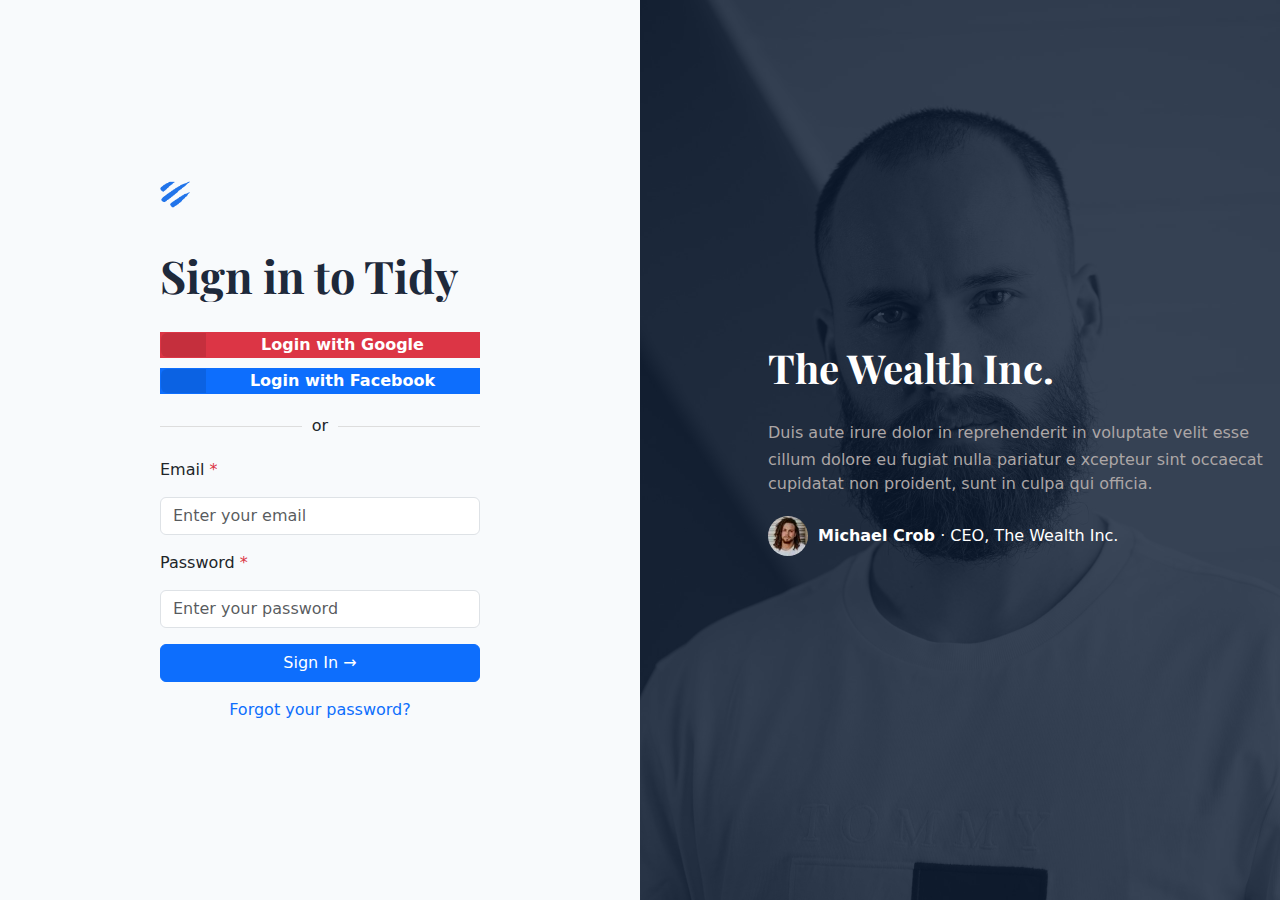
<file: signin.html>
<!DOCTYPE html>
<html lang="en">
<head>
    <meta charset="UTF-8">
    <meta name="viewport" content="width=device-width, initial-scale=1.0">

    <link href="https://cdn.jsdelivr.net/npm/bootstrap@5.3.3/dist/css/bootstrap.min.css" rel="stylesheet" 
    integrity="sha384-QWTKZyjpPEjISv5WaRU9OFeRpok6YctnYmDr5pNlyT2bRjXh0JMhjY6hW+ALEwIH" crossorigin="anonymous">

    <link href="https://fonts.googleapis.com/css2?family=Playfair+Display:wght@400;700&display=swap" rel="stylesheet">
    <title>sign-in page</title>
    <link rel="stylesheet" href="https://cdnjs.cloudflare.com/ajax/libs/font-awesome/6.1.1/css/all.min.css"
     integrity="sha512-KfkfwYDsLkIlwQp6LFnl8zNdLGxu9YAA1QvwINks4PhcElQSvqcyVLLD9aMhXd13uQjoXtEKNosOWaZqXgel0g==" crossorigin="anonymous" referrerpolicy="no-referrer" />
    <link rel="stylesheet" href="signin.css">
</head>
<body>
    
        <div class="left-section">
            <div class="main">
                <a href="index.html"><img src="72503188.png" alt="Logo" width="30" class="mb-4"></a>
            <h2 class="mt-3">Sign in to Tidy</h2>
    
            

            <button class="btn btn-danger btn-social">
                <i class="fab fa-google"></i>
                <span class="flex-grow-1 text-center">Login with Google</span>
            </button>
        
            
            <button class="btn btn-primary btn-social">
                <i class="fab fa-facebook-f"></i>
                <span class="flex-grow-1 text-center">Login with Facebook</span>
            </button>
    
            <div class="divider">or</div>
    
            <form>
                <div class="mb-3 text-start">
                    <label class="form-label">Email <span class="text-danger">*</span></label>
                    <input type="email" class="form-control" placeholder="Enter your email">
                </div>
                <div class="mb-3 text-start">
                    <label class="form-label">Password <span class="text-danger">*</span></label>
                    <input type="password" class="form-control" placeholder="Enter your password">
                </div>
                <button type="submit" class="btn btn-primary w-100">Sign In →</button>
            </form>
    
            <div class="text-center mt-3 forgot">
                <a href="forgot.html" class="text-decoration-none text-primary">Forgot your password?</a>
            </div>
        </div>
        </div>

        <div class="right-section">

            <div class="hero-section">
                <div class="hero-content">
                    <h1 class="fw-bold txt">The Wealth Inc.</h1>
                    <p>
                        <i class="fas fa-quote-left quote-icon"></i>
                        Duis aute irure dolor in reprehenderit in voluptate velit esse cillum dolore eu fugiat nulla pariatur 
                        e xcepteur sint occaecat cupidatat non proident, sunt in culpa qui officia.
                    </p>
                    <div class="profile">
                        <img src="customer-avatar-05.jpg" alt="Michael Crob"> 
                        <div>
                            <span class="profile-name">Michael Crob</span> · CEO, The Wealth Inc.
                        </div>
                    </div>
                </div>
            </div>
        </div>
</body>
<script src="https://cdn.jsdelivr.net/npm/bootstrap@5.3.3/dist/js/bootstrap.bundle.min.js" 
integrity="sha384-YvpcrYf0tY3lHB60NNkmXc5s9fDVZLESaAA55NDzOxhy9GkcIdslK1eN7N6jIeHz" crossorigin="anonymous"></script>
</html>
</file>
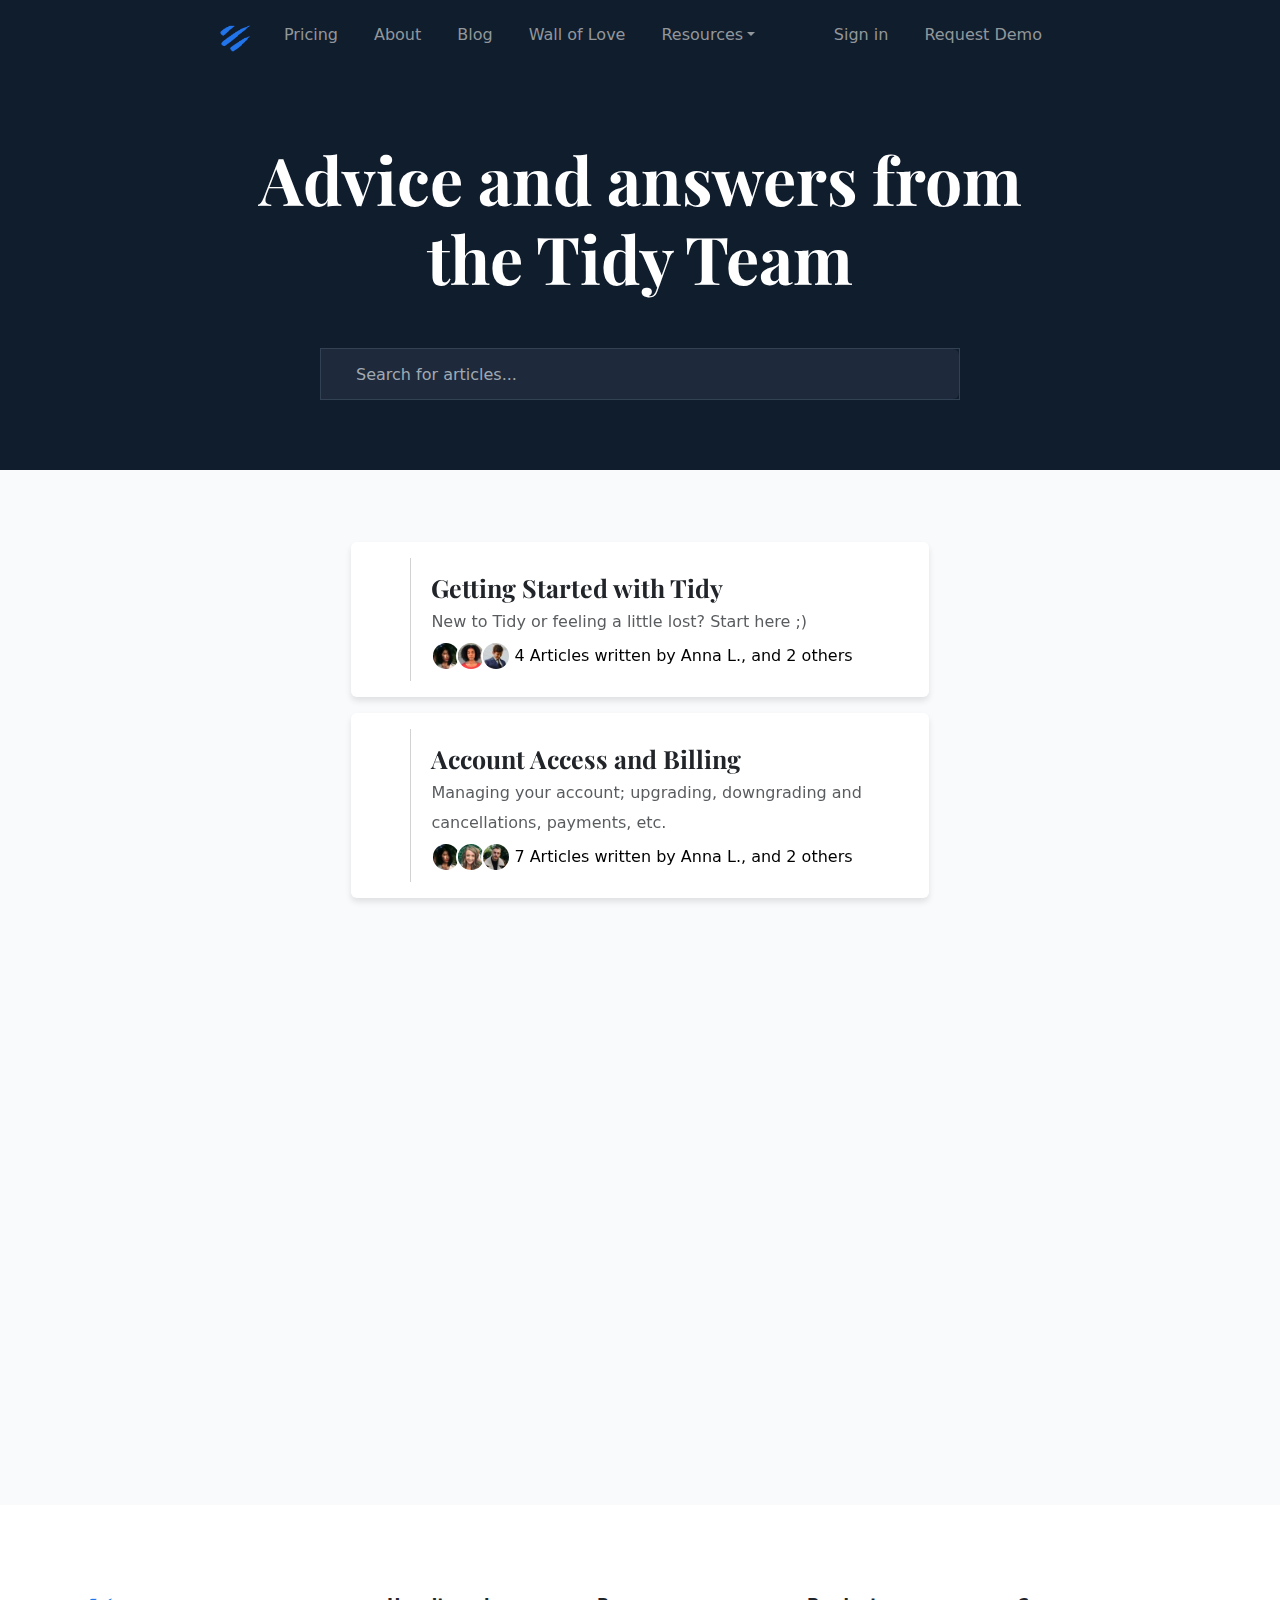
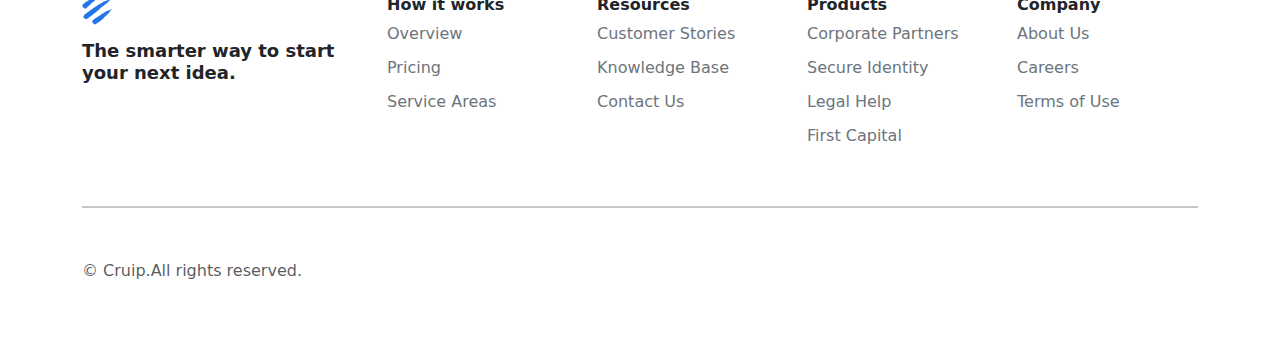
<file: support.html>
<!DOCTYPE html>
<html lang="en">
<head>
    <meta charset="UTF-8">
    <meta name="viewport" content="width=device-width, initial-scale=1.0">

    <link href="https://cdn.jsdelivr.net/npm/bootstrap@5.3.3/dist/css/bootstrap.min.css" rel="stylesheet" 
    integrity="sha384-QWTKZyjpPEjISv5WaRU9OFeRpok6YctnYmDr5pNlyT2bRjXh0JMhjY6hW+ALEwIH" crossorigin="anonymous">

    <link href="https://fonts.googleapis.com/css2?family=Playfair+Display:wght@400;700&display=swap" rel="stylesheet">
    <link href="https://unpkg.com/aos@2.3.1/dist/aos.css" rel="stylesheet">
    <title>support page</title>
    <link rel="stylesheet" href="https://cdnjs.cloudflare.com/ajax/libs/font-awesome/6.1.1/css/all.min.css"
     integrity="sha512-KfkfwYDsLkIlwQp6LFnl8zNdLGxu9YAA1QvwINks4PhcElQSvqcyVLLD9aMhXd13uQjoXtEKNosOWaZqXgel0g==" crossorigin="anonymous" referrerpolicy="no-referrer" />
    <link rel="stylesheet" href="support.css">
</head>
<body>
    

    <nav class="navbar navbar-expand-lg bg-body-tertiary">
        <div class="container-fluid">
          <a class="navbar-brand" href="index.html"><img src="72503188.png" height="100%" width="100%"></a>
          <button class="navbar-toggler" type="button" data-bs-toggle="collapse" data-bs-target="#navbarTogglerDemo02" aria-controls="navbarTogglerDemo02" aria-expanded="false" aria-label="Toggle navigation">
            <span class="navbar-toggler-icon"></span>
          </button>
          <div class="collapse navbar-collapse" id="navbarTogglerDemo02">
            <ul class="navbar-nav me-auto mb-2 mb-lg-0">
              <li class="nav-item">
                <a class="nav-link  active"  href="pricing.html">Pricing</a>
              </li>
              <li class="nav-item">
                <a class="nav-link active" href="about.html">About</a>
              </li>
              <li class="nav-item">
                <a class="nav-link active" href="blog.html">Blog</a>
              </li>
              <li class="nav-item">
                <a class="nav-link active" href="support.html">Wall of Love</a>
              </li>
              <li class="nav-item dropdown">
                <a class="nav-link dropdown-toggle  active" href="#" role="button" data-bs-toggle="dropdown" aria-expanded="false">Resources</a>
                <ul class="dropdown-menu">
                  <li><a class="dropdown-item" href="404.html">404</a></li>
                  <li><a class="dropdown-item" href="support.html">Support</a></li>
                </ul>
              </li>
            </ul>

            <ul  class="navbar-nav  mb-2 mb-lg-0">
            </li>
            <li class="nav-item">
              <a class="nav-link active" href="signin.html">Sign in</a>
            </li>
            <li class="nav-item">
              <a class="nav-link active demo" href="demo.html">Request Demo <span><i class="fa-solid fa-arrow-right"></i></span></a>
            </li>
            </ul>
            
          </div>
        </div>
      </nav>






      <div class="section1">


        <h1>Advice and answers from <br class="remove-br"> the Tidy Team</h1>

        <div class="search-bar mt-3 input-group">

            
              <span class="input-group-text  text-white">
                <i class="fa-solid fa-magnifying-glass"></i>
              </span>
              <input type="text" class="form-control custom-input" placeholder="Search for articles...">
          
        </div>
      </div>





      <div class=" text-center py-5 section2" >
        

        <div class="mt-4 m-auto">
            <div class="row justify-content-center">
                <div class="col-md-8">
                    <div class="card p-3 mb-3" data-aos="fade-up">
                        <div class="d-flex align-items-center">
                            <i class="fas fa-lightbulb icon"></i>
                            <div class="box-detalis">
                                <h5 class="fw-bold mb-1">Getting Started with Tidy</h5>
                                <p class="text-muted mb-1">New to Tidy or feeling a little lost? Start here ;)</p>
                                <div class="avatars d-flex align-items-center">
                                    <img src="support-avatar-01.jpg" alt="author">
                                    <img src="support-avatar-02.jpg" alt="author">
                                    <img src="support-avatar-03.jpg" alt="author">
                                    <span class=" text-black ms-2">4 Articles written by Anna L., and 2 others</span>
                                </div>
                            </div>
                        </div>
                    </div>

                    <div class="card p-3 mb-3" data-aos="fade-up">
                        <div class="d-flex align-items-center">
                            <i class="fas fa-file-invoice icon"></i>
                            <div class="box-detalis">
                                <h5 class="fw-bold mb-1">Account Access and Billing</h5>
                                <p class="text-muted  mb-1">Managing your account; upgrading, downgrading and cancellations, payments, etc.</p>
                                <div class="avatars d-flex align-items-center">
                                    <img src="support-avatar-01.jpg" alt="author">
                                    <img src="support-avatar-04.jpg" alt="author">
                                    <img src="support-avatar-05.jpg" alt="author">
                                    <span class=" text-black ms-2">7 Articles written by Anna L., and 2 others</span>
                                </div>
                            </div>
                        </div>
                    </div>

                    <div class="card p-3 mb-3" data-aos="fade-up">
                        <div class="d-flex align-items-center">
                            <i class="fas fa-check-circle icon"></i>
                            <div class="box-detalis">
                                <h5 class="fw-bold mb-1">Best Practices</h5>
                                <p class="text-muted  mb-1">Practical platform tips and recommendations.</p>
                                <div class="avatars d-flex align-items-center">
                                    <img src="support-avatar-06.jpg" alt="author">
                                    <img src="support-avatar-02.jpg" alt="author">
                                    <img src="support-avatar-03.jpg" alt="author">

                                    <span class=" text-black ms-2">2 Articles written by Kevin P., and 2 others</span>
                                </div>
                            </div>
                        </div>
                    </div>

                    <div class="card p-3 mb-3" data-aos="fade-up">
                        <div class="d-flex align-items-center">
                            <i class="fas fa-code icon"></i>
                            <div class="box-detalis">
                                <h5 class="fw-bold mb-1">API</h5>
                                <p class="text-muted  mb-1">Find the most commonly asked questions about Tidy's API</p>
                                <div class="avatars d-flex align-items-center">
                                    <img src="support-avatar-01.jpg" alt="author">
                                    <span class=" text-black ms-2">2 Articles written by Anna L.</span>
                                </div>
                            </div>
                        </div>
                    </div>

                    <div class="card p-3 mb-3" data-aos="fade-up">
                        <div class="d-flex align-items-center">
                            <i class="fas fa-tools icon"></i>
                            <div class="box-detalis">
                                <h5 class="fw-bold mb-1">Other Tools</h5>
                                <p class="text-muted  mb-1">Tutorials, FAQs and best practices with tools like Tidy Pro, Tidy Tracker, and more.</p>
                                <div class="avatars d-flex align-items-center">
                                  <img src="support-avatar-01.jpg" alt="author">
                                  <img src="support-avatar-04.jpg" alt="author">
                                  <img src="support-avatar-05.jpg" >
                                    <span class=" text-black ms-2">5 Articles written by Anna L., and 2 others</span>
                                </div>
                            </div>
                        </div>
                    </div>

                </div>
            </div>
        </div>

    </div>







    <footer class="footer">
      <div class="container foot">
          <div class="row">
              <div class="col-md-3">
                  <div class="footer-logo">
                    <a class="navbar-brand" href="#"><img src="72503188.png" height="100%" width="100%"></a>
                      <h6 class="fw-bold">The smarter way to start your next idea.</h6>
                  </div>
              </div>
  
              <div class="col-md-2 footer-links">
                  <h6 class="fw-bold">How it works</h6>
                  <a href="#">Overview</a>
                  <a href="#">Pricing</a>
                  <a href="#">Service Areas</a>
              </div>
              <div class="col-md-2 footer-links">
                  <h6 class="fw-bold">Resources</h6>
                  <a href="#">Customer Stories</a>
                  <a href="#">Knowledge Base</a>
                  <a href="#">Contact Us</a>
              </div>
              <div class="col-md-2 footer-links">
                  <h6 class="fw-bold">Products</h6>
                  <a href="#">Corporate Partners</a>
                  <a href="#">Secure Identity</a>
                  <a href="#">Legal Help</a>
                  <a href="#">First Capital</a>
              </div>
              <div class="col-md-2 footer-links">
                  <h6 class="fw-bold">Company</h6>
                  <a href="#">About Us</a>
                  <a href="#">Careers</a>
                  <a href="#">Terms of Use</a>
              </div>
          </div>
  
          <hr class="bg-secondary border-2 my-5">
          
  
  
          <div class="d-flex justify-content-between align-items-center ">
              <p class="text-muted mb-0 ">© Cruip.All rights reserved.</p>
              <div class="social-icons">
                  <a href="#"><i class="fa-solid fa-xmark"></i></a>
                  <a href="#"><i class="fa-brands fa-facebook"></i></a>
                  <a href="#"><i class="fa-solid fa-paper-plane"></i></a>
                  <a href="#"><i class="fa-brands fa-github"></i></a>
              </div>
          </div>
      </div>
  </footer>
</body>
<script src="https://unpkg.com/aos@2.3.1/dist/aos.js"></script>
    <script>
        AOS.init();
      </script>
<script src="https://cdn.jsdelivr.net/npm/bootstrap@5.3.3/dist/js/bootstrap.bundle.min.js" 
integrity="sha384-YvpcrYf0tY3lHB60NNkmXc5s9fDVZLESaAA55NDzOxhy9GkcIdslK1eN7N6jIeHz" crossorigin="anonymous"></script>
</html>
</file>
<file: style.css>
@import url('https://fonts.googleapis.com/css2?family=Playfair+Display:wght@400;700&display=swap');

*{
    padding: 0px;
    margin: 0px;
    box-sizing: border-box;
}


.container-fluid{
    background: #101d2d;
    height: 70px;
    padding: 0 220px;
}
.navbar-brand{
    height: 40px;
    width: 30px;
}
.nav-item a{
    color: #92979b;
    font-weight: 500;
    margin: 0px 10px;
}
.navbar-toggler {
    border-color: none !important; 
}

.navbar-toggler-icon {
    filter: invert(100%); 
}

.navbar-toggler {
    padding: 10px; 
    width: 50px; 
    height: 50px; 
}

.navbar-toggler-icon {
    width: 1.8rem; 
    height: 1.8rem;
}
.navbar-toggler:focus,
.navbar-toggler:active {
    outline: none !important; 
    box-shadow: none !important;
    border: none !important;
}



.active {
    color: #92979b  !important; 
}


.nav-link:hover,
.dropdown-item:hover {
    color: #2174ea !important;
    background: transparent !important;

}

.nav-link.dropdown-toggle.active:hover{
    color: #92979b  !important;
}
.nav-link.active.demo:hover{
    color: white  !important;
}
.nav-link.active.demo span{
    color: #2174ea;
}



@media (max-width:1150px) {
    .container-fluid{
        padding: 0 100px;
    }

}
@media (max-width:980px) {
    .container-fluid{
        padding: 0 50px;
    }

    .nav-link.active.demo{
        color: #2174ea  !important;
    }
    .nav-link.active.demo:hover{
        color: #2174ea  !important;
    }
    .active {
        color: black  !important; 
    }



       .navbar-collapse {
        background-color: white !important;
        padding: 30px;
        z-index: 1111111;
    }

    .container-fluid{
        margin: 0 !important;
        padding: 0 !important;
    }
    .navbar-brand{
        margin-left:40px ;
    }
    .navbar-toggler{
        margin-right:40px ;
    }

.navbar-collapse .nav-link {
    color: white !important; 
}
.navbar-collapse .dropdown-menu {
    background-color: transparent !important;
    border: none;
}

.navbar-collapse .dropdown-menu .dropdown-item:hover {
    background-color: white !important; 
    color:  #2174ea !important;
}

.navbar-collapse .navbar-nav .nav-item .nav-link {
    color: #101d2d !important;  
}

.navbar-collapse .navbar-nav .nav-item .nav-link:hover {
    color: #2174ea !important;
}





}





nav {
    margin-top: 0 !important;
    margin-bottom: 0 !important;
    padding-top: 0 !important;
    padding-bottom: 0 !important;
}
.card{
    background-color: transparent;

}
.row1{
    background: #101d2d;
    height: 600px;
    width: 100%;
    display: flex;
    justify-content: center;
    align-items: center;
    clip-path: polygon(100% 0, 100% 88%, 0 100%, 0 0);
}


.title{
    color: white;
    font-family: 'Playfair Display', serif;
    font-weight: 600;
    font-size: 74px;
}
.txt{
    color: #92979b;
    font-size: 20px
}


.img-border{
    width: 100%;
    height: 400px;
    border:2px solid gray;
    position: relative;
    left: 20px;
}
.img1{
    position: absolute; 
  right: 25px; 
  top: -25px;
  left:-25px;
  height: 100%;
}
.btn{
    height: 50px;
    width:160px;
    background: #2174ea;
    text-align: center;
    padding-top: 12px;
    font-weight: 500;
    border-radius: 4px !important;
    color: white;
    margin-left: 10px;
}
.btn2{
    background:#334155;
}
.btn:hover{
    background-color: #074fb3 !important;
    color: white !important;
}
.btn2:hover{
    background-color: #273445 !important;
    color: white !important;

}




.container{
    padding: 120px 90px;
}
.circle{
    height: 60px;
    width: 60px;
    border-radius: 50%;
    background-color: #2174ea;
    text-align: center;
    padding-top: 10px;
    font-size: 25px;
    color: white;
    margin-left: 20px;
}
.title2{
    font-family: 'Playfair Display', serif;
    font-size: 25px;
    font-weight: bold ;
}
.txt2{
    color: #797a8c;
    font-size: 18px
}
.crd1{
    border:none;
    margin: 30px 0px;
}

.section2{
    height: 620px;
    width:100%;
    background: #f1f5f9;
    padding: 70px 10px;
    text-align: center;
}
.sect2-heading{
    font-family: 'Playfair Display', serif;
    font-weight: bold;
    font-size: 50px;
}
.section2 .para{
    font-size: 20px;
    color: #6c7686;
    margin-top: 20px;
}


.row{
    padding: 0 !important;
    margin: 0 !important;
}


.flex-container{
    height: 150px;
    width: 100%;
    display: flex;
    justify-content: center;
    align-items: center;
    margin-bottom: 20px;
}
.item{
    margin: 0px 15px;
    font-weight: 600;
}

.item p.active {
    color: black !important;
}

.circle2 {
    width: 50px;
    height: 50px;
    background-color: white;
    box-shadow: 0px 0px 10px rgba(72, 72, 72, 0.5);
    border-radius: 50%;
    margin: 0 auto 10px;
    padding-top: 10px;
}

.main-img{
    height: 420px;
    width: 50%;
    margin: auto;
    box-shadow: 0px 0px 20px rgba(72, 72, 72, 0.5);
    
}

.section3{
    height: auto;
    width: 100%;
    margin-top: 350px;
}

.section3 h1{
    font-family: 'Playfair Display', serif;
    font-size:50px;
    font-weight: bolder;
    text-align:center;
    line-height: 55px;
}

.row2{
    background: transparent;
    height: auto;
    width: 100%;
    margin: 0px;
    padding-top: 90px ;
    padding-bottom: 140px;
    display: flex;
    justify-content: center;
    align-items: center;

}
.row2 .card{
margin: 0px 15px;
border: none !important;
padding: 0 !important;
}
.section3 h2{
    font-family: 'Playfair Display', serif;
    font-size:35px;
    font-weight: bolder;
    line-height: 55px;
}

.cardtxt{
    font-size: 22px;
    color: #6c7686;
    margin-left: 0px !important;
}


.card-body h5 span {
    color:#074fb3;
    font-size: 18px;
    margin-right:10px;
}

.div{
    height: auto;
    box-shadow: 0px 0px 10px rgba(179, 178, 178, 0.5);
    padding: 15px 15px;
    margin: 15px 0px;
   color:rgba(72, 72, 72, 0.5);
   border-radius: 5px;
}
.div.active{
   color: black !important;
   border: 2px solid #2174ea;
}

.section4 {
    width: 100%;
    background: #101d2d;
    color: white;
    text-align: center;
    padding: 50px 0;
    height: 500px;
    clip-path: polygon(100% 0, 100% 88%, 0 100%, 0 0);

}
.section4 h1 {
    font-family: 'Playfair Display', serif;
    font-size: 40px;
    font-weight: bolder;
    line-height: 50px;
    margin-bottom: 30px;
}
.row4 {
    display: flex;
    flex-wrap: wrap;
    justify-content: center;
    align-items: center;
    gap: 0px;
    padding: 40px 0;
    margin-top: -350px !important;
    width: 100%;
}
.cont{
    padding: 120px 200px;
}
.row4 .card {
    border: none;
    text-align: center;
    max-width: 300px;
}
.img-border1 {
    position: relative;
    width: 100%;
    height: 300px;
    border: 2px solid #7f8081;
}
.img2 {
    position: absolute;
    top: 20px;
    left: -20px;
    bottom: -20px;
    width: 100%;
    height: 100%;
    transition: all 0.5s ease;
}
.img2 img {
    width: 100%;
    height: 100%;
    object-fit: cover;
}
.img2:hover {
    top: 0;
    left: 0;
}
.title2 {
    font-size: 22px;
    margin-top: 30px;
}
.txt2 {
    font-size: 16px;
    color:#7f8081;
}


.section5{
    height: auto;
    width: 100%;
}
.section5 h1{
    font-family: 'Playfair Display', serif;
    font-size:50px;
    font-weight: bolder;
    text-align:center;
    line-height: 55px;
    margin: 20px  0px;
}

hr{
    width: 70%;
    margin: auto;
}
.section5 p{
    font-size: 20px;
    color: #6c7686;
    margin-top: 20px;
    text-align: center;
}


.cont2{
    padding: 50px  100px;
    text-align: start !important;

}
.stats-section {
    display: flex;
    align-items: center;
    justify-content: space-between; 
    padding: 50px;

}
.stats-text {
    max-width: 50%;
    justify-content: flex-start; 
}
.stat-item {
    display: flex;
    align-items: center;
    margin-bottom: 30px;

}
.stat-icon {
    font-size: 30px;
    font-weight: bold;
    margin-right: 10px;
}
.blue { color: #3b82f6; }
.pink { color: #ef4444; }
.yellow { color: #facc15; }
.stat-number {
    font-size: 36px;
    font-weight: bold;
    font-family: 'Playfair Display', serif;
}
.stat-desc {
    font-size: 16px;
    color: #6b7280;
    text-align: start !important;
}
.image-section {
    position: relative;
    width: 50%;
}
.image-section img {
    width: 100%;
    border-radius: 10px;
}

.container{
    padding: 120px 90px;
}

.section1{
    height: 600px;
    width: 100%;
    background: #101d2d;
    clip-path: polygon(100% 0, 100% 88%, 0 100%, 0 0);
    width: 100%;
    margin: 0px;
    padding-top: 10px ;
    padding-bottom: 140px;

}

.section1 h1{
    font-family: 'Playfair Display', serif;
    font-size:50px;
    font-weight: bolder;
    text-align:center;
    margin-top:90px;
    color: white;
}



.toggle-container {
    display: flex;
    justify-content: center;
    gap: 20px;   
    color: gray;
    margin-top: -80px;
}
.form-check-input {
    width: 60px;
    height: 24px;
    cursor: pointer;

}
.form-check-input:checked {
    background-color: #007bff;
    width: 60px;
}

.discount {
    color: #047857;
}



.d-flex2 {
    display: flex;
    flex-wrap: wrap;
    gap: 30px;
    margin-top: -300px;

}

.pricing-card {
    background: white;
    box-shadow: 0 4px 10px rgba(0, 0, 0, 0.1);
    padding: 30px;
    height: auto;
    width: 350px; 
}

.badge-popular {
    position: absolute;
    top: -12px;
    left: 60%;
    transform: translateX(10%);
    background-color: #a7f3d0;
    color: #047857;
    padding: 5px 10px;
    border-radius: 20px;
    font-size: 14px;
    font-weight: bold;
}

.btn3 {
    width: 100%;
    padding: 10px;
    margin-left: -2px;
}

.price {
    font-size: 50px;
    font-weight: bold;
    font-family: 'Playfair Display', serif;
    color: black;
}
.pricing-card p{
    margin-top: -10px !important;
}
.text-muted{
    font-size: 17px;
    color:#64748b !important ;
}
.dollar-sign{
    font-size: 35px;
    font-weight: bold;
    color: #64748b;

}
.graytxt{
    color: #64748b;
    font-size: 18px;
}
.list-unstyled{
    height: 200px;
}
.list-unstyled li{
    margin: 6px 0px;
    color: #64748b;
}
.list-unstyled li i{
    color:#047857;
    margin-right: 5px;
}
.pricing-card h6{
    margin: 15px 0px ;
}




.whitespace{
    height: 400px;
    width: 100%;
    background:white ;
}
.section7{
    height: 450px;
    width: 100%;
    background:#f1f5f9 ;
    padding-top: 80px;
}

.section7 h1{
    font-family: 'Playfair Display', serif;
    font-size:50px;
    font-weight: bolder;
    text-align:center;
}
.section7 p{
    font-size: 20px;
    color: #6c7686;
    margin-top: 20px;
    text-align: center;
}
.section7 button{
    margin-left: 45%;
    padding-top: 5px;
    margin-top: 30px;
}







.foot{
    padding-top: 90px;
    padding-bottom: 60px !important;
}
.footer {
    background: white;
}
.footer-logo h6{
    margin: 15px 0px;
    font-size: 18px;
}
.footer-logo img {
    width: 30px;
}
.footer-links{
    margin-left: 20px;

}
.footer-links a {
    color: #6c757d;
    text-decoration: none;
    display: block;
    margin-bottom: 10px;
}
.footer-links a:hover {
    color:#3b82f6;
}
.social-icons a {
    color: #3b82f6;
    font-size: 20px;
    margin: 0 8px;
}

.social-icons a:hover{
    color: #074fb3;
}




















/* Responsive */

@media (max-width: 1300px) {
    .cont{
        padding: 120px 120px;
    }
    
}


@media (max-width: 1250px) {
    .row1{
        height: 700px;
        clip-path: polygon(100% 0, 100% 90%, 0 92%, 0 0);
    }
    .crd{
        width: 45%;
        margin: 0px 10px;
    }
    .title{
        font-size: 60px;
        margin-top: -80px;
    }
    .br-remove{
        display: none;
    }
    .cont{
        padding: 120px 100px;
    }
}
@media (max-width: 1200px) {
    .cont{
        padding: 120px 20px;
    }
    .cont2{
        padding: 50px  60px;
     }
}

@media (max-width: 950px) {
    
    .section7 button{
        margin-left: 40% ;
        margin-bottom: 50px;
    }
    .section7{
        height: auto;
    }
    .main-img{
        width: 75%;
        
    }
    
    .row1{
        height: 880px;
        clip-path: polygon(100% 0, 100% 90%, 0 92%, 0 0);
    }
    .crd{
        width: 80%;
    }
    .title{
        font-size: 60px;
        margin-top: -50px;
    }
    .img-border{
        height: 300px;
     }
     .card1{
        padding: 0px 20px !important;
        margin-top: -150px !important;
    }
    .img{
        display: none;
    }
    .feedback-div{
        width: 90%;
    }
    .cont{
        padding: 120px 0px;
    }
    .stats-section {
        flex-direction: column;
        padding: 30px;
    }
    .stats-content {
        max-width: 100%;
    }
    .cont2{
        padding: 50px  0px;
     }
}
@media (max-width: 768px) {
    .pricing-card {
        width: 90%; 
    }

    
    .section7 button{
        margin-left: 32% ;
    }
    .section7{
        height: auto;
    }
    .main-img{
        width: 85%;
        
    }
    .title{
        font-weight: 600;
        font-size: 50px;
        text-align: center;
    }
    .txt{
        text-align: center;
    }

    .row1{
        height: 980px;
        clip-path: polygon(100% 0, 100% 90%, 0 92%, 0 0);
    }
    
    .title{
        font-size: 50px;
        margin-top: -80px;
    }
    .txt{
        color: #92979b;
        font-size: 20px
    }
    
    .card1{
        padding: 0px 20px !important;
        margin-top: -200px !important;
    }
    .crd{
        width: 80%;
    }
    
    .img-border{
       height: 360px;
    }
    
    .btns{
        width: 100%;
        margin: 8px 0px;
    }
    .btn2{
        background:#334155;
    }
    .sect2-heading{
        font-size: 40px;
    }
    .section3 h1{
        font-size:40px;
    }
    .cont{
        padding: 120px 30px;
    }
    .stats-text {
        max-width: 100% !important;
        justify-content: flex-start; 
    }
    .image-section{
        width: 100%;
    }
}

@media (max-width: 660px) {
    .pricing-card {
    width: 100% !important; 
     margin: 0 !important; 
    }
    .container{
        padding: 30px !important;
    }
    .toggle-container {
        margin-top: -20px;
    }
    
    .section1 h1{
        margin-top:50px;
    
    }

.section7{
    height: auto;
}
.section7 button{
    margin-left: 32% ;
}

.social-icons a {
    font-size: 18px;
    margin: 0 1px;
}
.main-img{
    width: 90%;
    height: 300px;
    
}
.list-unstyled{
    height: auto;
}

.item{
    margin: 0px 1px;
    font-weight: 400;
}








.row1{
    height: 980px;
    clip-path: polygon(100% 0, 100% 90%, 0 92%, 0 0);
}

.title{
    font-size: 50px;
    margin-top: -100px;
}
.txt{
    color: #92979b;
    font-size: 20px
}

.card1{
    padding: 0px 20px !important;
    margin-top: -240px !important;
}

.img-border{
   height: 280px;
}

.btns{
    width: 100%;
    margin: 8px 0px;
}
.btn2{
    background:#334155;
}
.crd{
    width: 100%;
}
.feedback-div{
    width: 100%;
    padding: 0px !important;
}
}
</file>
<file: about.css>
@import url('https://fonts.googleapis.com/css2?family=Playfair+Display:wght@400;700&display=swap');

*{
    padding: 0px;
    margin: 0px;
    box-sizing: border-box;
}

html, body {
    overflow-x: hidden;
}

.container-fluid{
    background: #101d2d;
    height: 70px;
    padding: 0 220px;
}
.navbar-brand{
    height: 40px;
    width: 30px;
}
.nav-item a{
    color: #92979b;
    font-weight: 500;
    margin: 0px 10px;
}
.navbar-toggler {
    border-color: none !important; 
}

.navbar-toggler-icon {
    filter: invert(100%); 
}

.navbar-toggler {
    padding: 10px; 
    width: 50px;  
    height: 50px; 
}

.navbar-toggler-icon {
    width: 1.8rem; 
    height: 1.8rem;
}
.navbar-toggler:focus,
.navbar-toggler:active {
    outline: none !important; 
    box-shadow: none !important;
    border: none !important;
}



.active {
    color: #92979b  !important; 
}

.nav-link:hover,
.dropdown-item:hover {
    color: #2174ea !important;
    background: transparent !important;

}

.nav-link.dropdown-toggle.active:hover{
    color: #92979b  !important;
}
.nav-link.active.demo:hover{
    color: white  !important;
}
.nav-link.active.demo span{
    color: #2174ea;
}


nav {
    margin-top: 0 !important;
    margin-bottom: 0 !important;
    padding-top: 0 !important;
    padding-bottom: 0 !important;
}
@media (max-width:1150px) {
    .container-fluid{
        padding: 0 100px;
    }

}
@media (max-width:980px) {
    .container-fluid{
        padding: 0 50px;
    }

    .nav-link.active.demo{
        color: #2174ea  !important;
    }
    .nav-link.active.demo:hover{
        color: #2174ea  !important;
    }
    .active {
        color: black  !important; 
    }

       .navbar-collapse {
        background-color: white !important; 
        padding: 30px;
        z-index: 1111111;
    }

    .container-fluid{
        margin: 0 !important;
        padding: 0 !important;
    }
    .navbar-brand{
        margin-left:40px ;
    }
    .navbar-toggler{
        margin-right:40px ;
    }


.navbar-collapse .nav-link {
    color: white !important; 
}

.navbar-collapse .dropdown-menu {
    background-color: transparent !important;
    border: none;
}

.navbar-collapse .dropdown-menu .dropdown-item:hover {
    background-color: white !important; 
    color:  #2174ea !important;
}

.navbar-collapse .navbar-nav .nav-item .nav-link {
    color: #101d2d !important;  
}
.navbar-collapse .navbar-nav .nav-item .nav-link:hover {
    color: #2174ea !important;
}

}



.hero-section {
    position: relative;
    background: url('about-hero.jpg') no-repeat center center/cover;
    height: 440px; 
    display: flex;
    justify-content: center;
    text-align: center;
    color: white;
    font-weight: bold;
    z-index: -11;
    padding-top: 120px;
}

.hero-section::before {
    content: "";
    position: absolute;
    top: 0;
    left: 0;
    width: 100%;
    height: 100%;
    background: rgba(14, 23, 33, 0.9);
}


.hero-text {
    position: relative;
    font-size: 2rem;
    font-weight: bold;
    z-index: 1;
    font-family: 'Playfair Display', serif;
    font-size:60px;
    font-weight: bolder;
}

.image-container {
    position: relative;
    text-align: center;
    margin-top: -80px;
    z-index: -1;
}
.image-container img {
    width: 65%; 
    height: 600px; 
    object-fit: cover;
    border-radius: 8px;
    box-shadow: 0px 4px 10px rgba(0, 0, 0, 0.2);
}

.stats-container {
    background: #2174ea;
    color: white;
    display: flex;
    justify-content: space-around;
    align-items: center;
    border-radius: 8px;
    width: 52%;
    margin: -40px auto 0 auto;
    box-shadow: 0px 4px 8px rgba(0, 0, 0, 0.2);
    z-index: 1111;

}
.stats-container div {
    text-align: center;
    
 }
.stats-container p {
    color: #a1bbf4;
}
.number{
    font-family: 'Playfair Display', serif;
    font-size:50px;
    font-weight: bolder;

}
.border{
    border: 2px solid #95ade1;
    height: 70px;
}
.stats-container div span {
    font-size: 1.5rem;
    font-weight: bold;
}



.story-section {
    max-width: 900px;
    margin: 50px auto;
    padding: 20px;
}
.story-section h2{
    font-family: 'Playfair Display', serif;
        font-size:40px;
        font-weight: bolder;
}

.story-section h2 {
    font-weight: bold;
    margin-bottom: 20px;
}

.story-section p {
    color: #5a6675;
    font-size: 16px;
    line-height: 1.8;
}

.story-section p strong {
    font-weight: bold;
}
.black{
    color: black;
}
.signature {
    font-family: 'Dancing Script', cursive;

    margin-top: 20px;
    color: black;
        font-size:25px;
        font-weight: bolder;
}









.heros-section {
    text-align: center;
    padding: 50px 0;
}
.heros-section h2 {
    font-family: 'Playfair Display', serif;
        font-size:50px;
        font-weight: bolder;
        color: #1e293b ;
}


.image-row {
    display: flex;
    justify-content: center;
    align-items: center;
    gap: 10px;
    position: relative;
    overflow: hidden;
    margin-bottom: 60px;
}

.image-card {
    position: relative;
    overflow: hidden;
    flex: 1;

}

.image-card img {
    width: 100%;
    height: auto;
    transition: filter 0.5s ease-in-out;
}

.image-card:first-child::before,
.image-card:last-child::after {
    content: "";
    position: absolute;
    top: 0;
    width: 50%;
    height: 100%;
    background: linear-gradient(to right, rgba(255, 255, 255, 0.9), rgba(255, 255, 255, 0));
    pointer-events: none;
}

.image-card:last-child::after {
    left: auto;
    right: 0;
    background: linear-gradient(to left, rgba(255, 255, 255, 0.9), rgba(255, 255, 255, 0));
}
.location-card {
    text-align: center;
    padding: 20px;
    width: 400px;
    margin: auto;
}
.location-card i {
    font-size: 40px;
    color: #1E6BF1;
    margin-bottom: 20px;
}
.location-card h4{
    font-family: 'Playfair Display', serif;
        font-size:26px;
        font-weight: bolder;
}
.location-card p{
    font-size: 18px;
    color: gray;
}
.btn{
    height: 50px;
    width:200px;
    background: #2174ea;
    text-align: center;
    padding-top: 12px;
    font-weight: 500;
    border-radius: 4px !important;
    color: white;
    margin-left: 10px;
    margin-top: 20px;
}

.btn:hover{
    background-color: #074fb3 !important;
    color: white !important;
}

.main{
    height: auto;
    background-color: #f1f5f9;
    padding: 100px 0px;
}
.divider{
    height: 50px;
    border: 2px solid gray ;
    width: 0px;
    margin: auto;
}


.team-members{
    padding: 50px 0px;
}
.team-members h2{
    font-family: 'Playfair Display', serif;
        font-size:50px;
        font-weight: bolder;
        color: #1e293b;
}

.team-member img {
    width: 150px;
    height: 150px;
    object-fit: cover;
    border-radius: 50%;
}
.row{
    padding: 0 !important;
    margin: 0 !important;
}
.team{
    margin-top: 60px !important; 
}





.investor {
    background-color: #0f172a; 
    color: white;
    height: auto;
    padding: 100px 220px;
    text-align: center; 
}



.investor h2 {
    font-family: 'Playfair Display', serif;
    font-size: 50px;
    font-weight: bolder;
}



.investor-logo {
    display: flex;
    justify-content: center;
    align-items: center;
    height: 100px;
    border: 1px solid rgba(255, 255, 255, 0.2);
    border-radius: 4px;
    padding: 20px;
    flex-wrap: wrap; 
}

.investor .row {
    margin-top: 70px !important;
}


.investor-logo img {
    max-width: 120px;
    max-height: 50px;
    filter: invert(75%);
}


.section7{
    height: 450px;
    width: 100%;
    background:#f1f5f9;
    padding-top: 100px;
}

.section7 h1{
    font-family: 'Playfair Display', serif;
    font-size:50px;
    font-weight: bolder;
    text-align:center;
    color: #1e293b;
}
.section7 p{
    font-size: 20px;
    color: #6c7686;
    margin-top: 20px;
    text-align: center;
}
.section7 button{
    margin-left: 45%;
    padding-top: 5px;
    margin-top: 30px;
}







.foot{
    padding-top: 90px;
    padding-bottom: 60px !important;
}
.footer {
    background: white;
}
.footer-logo h6{
    margin: 15px 0px;
    font-size: 18px;
}
.footer-logo img {
    width: 30px;
}
.footer-links{
    margin-left: 20px;

}
.footer-links a {
    color: #6c757d;
    text-decoration: none;
    display: block;
    margin-bottom: 10px;
}
.footer-links a:hover {
    color:#3b82f6;
}
.social-icons a {
    color: #3b82f6;
    font-size: 20px;
    margin: 0 8px;
}

.social-icons a:hover{
    color: #074fb3;
}


@media (max-width: 992px) {
    .image-container img {
        width: 90%;  
        height: auto;
    }
    .stats-container {
        width: 90%;
        flex-direction: row;
        text-align: center;
        padding: 5px;
        padding-top: 20px;
    }
    .stats-container div {
        margin-bottom: 15px;
    }
    .number{
        font-family: 'Playfair Display', serif;
        font-size:20px;
        font-weight: bolder;
    
    }
    
    .hero-section {
        padding-top: 80px;
    }

    .hero-text {
        font-size:51px;
        margin: 0px 20px;
    }
    .br-remove{
        display: none;
    }
    .section7 button{
        margin-left: 40% ;
        margin-bottom: 50px;
    }
    .section7{
        height: auto;
    }
}

@media (max-width: 778px) {
    .team-members h2{
            font-size:30px;
            margin: 0px 20px;
    }

    .heros-section h2 {
            font-size:30px;
            margin: 0px 20px;
    }
}


@media (max-width: 992px) {
    .investor {
        padding: 80px 100px;
    }
}

@media (max-width: 768px) {
    .investor {
        padding: 50px 20px;
    }
    .section7 button{
        margin-left: 32% ;
    }
    .section7{
        height: auto;
    }
}

@media (max-width: 576px) {
    .investor-logo img {
        max-width: 90px; 
        max-height: 40px;
    }
    .investor h2 {
        font-size: 36px;
    }
    .section7{
        height: auto;
    }
    .section7 button{
        margin-left: 32% ;
    }
    
    .social-icons a {
        font-size: 18px;
        margin: 0 1px;
    }
}
</file>
<file: blog.css>
@import url('https://fonts.googleapis.com/css2?family=Playfair+Display:wght@400;700&display=swap');

* {
    padding: 0px;
    margin: 0px;
    box-sizing: border-box;
}


.container-fluid {
    background: #101d2d;
    height: 70px;
    padding: 0 220px;
}

.navbar-brand {
    height: 40px;
    width: 30px;
}

.nav-item a {
    color: #92979b;
    font-weight: 500;
    margin: 0px 10px;
}

.navbar-toggler {
    border-color: none !important;
}

.navbar-toggler-icon {
    filter: invert(100%);
}

.navbar-toggler {
    padding: 10px;
    width: 50px;
    height: 50px;
}

.navbar-toggler-icon {
    width: 1.8rem;
    height: 1.8rem;
}

.navbar-toggler:focus,
.navbar-toggler:active {
    outline: none !important;
    box-shadow: none !important;
    border: none !important;
}



.nav-link.active {
    color: #92979b !important;
}

.nav-link:hover,
.dropdown-item:hover {
    color: #2174ea !important;
    background: transparent !important;

}

.nav-link.dropdown-toggle.active:hover {
    color: #92979b !important;
}

.nav-link.active.demo:hover {
    color: white !important;
}

.nav-link.active.demo span {
    color: #2174ea;
}

nav {
    margin-top: 0 !important;
    margin-bottom: 0 !important;
    padding-top: 0 !important;
    padding-bottom: 0 !important;
}

@media (max-width:1150px) {
    .container-fluid {
        padding: 0 100px;
    }

}

@media (max-width:980px) {
    .container-fluid {
        padding: 0 50px;
    }

    .nav-link.active.demo {
        color: #2174ea !important;
    }

    .nav-link.active.demo:hover {
        color: #2174ea !important;
    }

    .active {
        color: black !important;
    }

    .navbar-collapse {
        background-color: white !important;
        padding: 30px;
        z-index: 1111111;
    }

    .container-fluid {
        margin: 0 !important;
        padding: 0 !important;
    }

    .navbar-brand {
        margin-left: 40px;
    }

    .navbar-toggler {
        margin-right: 40px;
    }

    .navbar-collapse .nav-link {
        color: white !important;
    }

    .navbar-collapse .dropdown-menu {
        background-color: transparent !important;
        border: none;
    }

    .navbar-collapse .dropdown-menu .dropdown-item:hover {
        background-color: white !important;
        color: #2174ea !important;
    }

    .navbar-collapse .navbar-nav .nav-item .nav-link {
        color: #101d2d !important;
    }
    .navbar-collapse .navbar-nav .nav-item .nav-link:hover {
        color: #2174ea !important;
    }





}


.row{
    padding: 0 !important;
    margin: 0 !important;
}






.subscription-section {
    text-align: center;
    padding: 70px 20px;
    background-color: #101d2d;
    color: #fff;
}

.subscription-section h1 {
    font-family: 'Playfair Display', serif;
    font-size: 65px;
    font-weight: bolder;
}

.subscription-section p {
    font-size: 22px;
    color: #94a3b8;
    margin: 30px 0px;
}

.subscription-form {
    max-width: 460px;
    margin: 20px auto;
    display: flex;
}

.subscription-form input {
    flex: 1;
    padding: 10px;
    border-radius: 4px;
    border: none;
    border: 1px solid rgb(121, 118, 118);
    margin-right: 10px;
    background-color: #1e293b;

}

.subscription-form input::placeholder {
    color: rgb(167, 163, 163);
}

.subscription-form input:focus {
    background-color: transparent;
    outline: none;
    box-shadow: none;
    border-color: white;
    color: white;
}

.subscription-form button {
    border-radius: 4px;
    font-weight: bold;
}



.article-nav-item {
    display: inline-block;
}

.article-nav-link {
    text-decoration: none;
    color: #6c757d;
    font-weight: 500;
    transition: color 0.3s;
    margin: 0px 10px;
}

.article-nav-link:hover {
    color: #3c4a5e;
}

.article-nav-link.active {
    color: #0d6efd;
    font-weight: bold;
}

.article-title {
    font-size: 2rem;
    font-family: 'Playfair Display', serif;
    font-size: 50px;
    font-weight: bolder;
}

.author {
    display: flex;
    align-items: center;
    font-size: 0.9rem;
    color: #6c757d;
}

.author img {
    width: 30px;
    height: 30px;
    border-radius: 50%;
    margin-right: 10px;
}

.icon-badge {
    position: absolute;
    top: 25px;
    right: 35px;
    background-color: #1c5573;
    color: black;
    font-weight: bold;
    border-radius: 50%;
    width: 34px;
    height: 34px;
    display: flex;
    align-items: center;
    justify-content: center;
    font-size: 14px;
}

.article-card img {
    width: 100%;
    height: auto;
    border-radius: 8px;
}

.author-info img {
    width: 30px;
    height: 30px;
    border-radius: 50%;
    margin-right: 5px;
}
.section2{
    background-color: #f8fafc;
    padding: 20px 0px ; 
    margin: 10 auto ;
    width: 100%;
    max-width: 100%; 
  
}
.section2 h2{
margin-left: 200px;
margin-bottom: 30px;
font-family: 'Playfair Display', serif;
    font-size: 40px;
    font-weight: bolder;
}
.card-img{
    border-radius: 0 !important;
    height: 220px !important;
}
.article-card h5{
    font-family: 'Playfair Display', serif;
    font-size: 24px;
    font-weight: bolder;
}
.article-card p {
    font-size: 19px;
}



.section2 h1{
    margin: 25px 0;
    font-family: 'Playfair Display', serif;
        font-size: 40px;
        font-weight: bolder;
    }

        .promo-section {
            background-color: #0a192f;
            color: white;
            width: 74%;
            margin: 90px auto !important;
        }
       
        .promo-text button{
            height: 50px;
            border-radius: 2px  ;
            font-weight: 600;
        }
        .promo-text p {
            color: #5b7182;
            font-style: italic;
        }
        .highlight {
            color: #00ff99;
        }
        .promo-img-container{
            height: 390px;
            width: 458px;
            padding: 0 !important;
            margin-top: -80px !important;
            z-index: 1111;
        }
        

.blog-section {
    padding: 50px 0;
}

.nav-tabs .nav-link {
    color: #64748b;
}

.nav-tabs .nav-link.active {
    color: #2563eb;
    font-weight: bold;
}

.blog-card {
    display: flex;
    align-items: center;
    background: white;
    border-radius: 10px;
    padding: 20px;
    box-shadow: 0 4px 6px rgba(0, 0, 0, 0.1);
}

.blog-image {
    width: 40%;
    border-radius: 10px;
}

.blog-content {
    width: 60%;
    padding-left: 20px;
}

.blog-title {
    font-size: 2rem;
    font-weight: bold;
}

.blog-meta {
    display: flex;
    align-items: center;
    margin-top: 10px;
    font-size: 0.9rem;
    color: #64748b;
}

.blog-meta img {
    width: 30px;
    height: 30px;
    border-radius: 50%;
    margin-right: 10px;
}
.section2 .btn2{
    height: 50px;
    width: 180px;
    border-radius: 2px ;
    font-weight: 500;
}
.btn-div{
    text-align: center !important;
    margin: 20px 0px;
}


.foot{
    padding-top: 90px;
    padding-bottom: 60px !important;
}
.footer {
    background: white;
}
.footer-logo h6{
    margin: 15px 0px;
    font-size: 18px;
}
.footer-logo img {
    width: 30px;
}
.footer-links{
    margin-left: 20px;

}
.footer-links a {
    color: #6c757d;
    text-decoration: none;
    display: block;
    margin-bottom: 10px;
}
.footer-links a:hover {
    color:#3b82f6;
}
.social-icons a {
    color: #3b82f6;
    font-size: 20px;
    margin: 0 8px;
}

.social-icons a:hover{
    color: #074fb3;
}



@media (max-width: 1300px) {

    
     .promo-img-container{
        width: 450px;
    }
    
    
}
@media (max-width: 1190px) {

    .promo-img-container{
        display: none;
     }
   .promo-section {
    width: 90%;
   }
   .promo-text {
    text-align: center;
}
}

@media (max-width: 992px) {

    .br-remove {
        display: none;
    }
    .section2 h2{
        margin-left: 0px;
        text-align: center;
        }
    
}

@media (max-width: 660px) {
    .social-icons a {
        font-size: 18px;
    }
    .footer-links{
        margin-left: 10px;
    
    }
}
</file>
<file: demo.css>
@import url('https://fonts.googleapis.com/css2?family=Playfair+Display:wght@400;700&display=swap');

*{
    padding: 0px;
    margin: 0px;
    box-sizing: border-box;
}



body {
    height: 120vh;
    display: flex;
    align-items: center;
    justify-content: center;
    padding: 0;
}

.left-section {
    width: 50%;
    padding: 40px 160px;
    height: 100%;
}
.left-section h2{
    font-family: 'Playfair Display', serif;
    font-size:45px;
    font-weight: bolder;
    color: #1e293b;
    margin-bottom: 30px;
}
.forgot:hover{
text-decoration: underline #2174ea;
}

 .form-container {
    max-width: 600px;
    margin: 10px auto;
    padding: 10px;
    background: #fff;
}
input{
    border-radius: 2px !important;

}
.form-label {
    font-weight: 500;
}
.required {
    color: red;
}
.btn-submit {
    width: 100%;
    background-color: #1677ff;
    color: white;
    font-weight: bold;
    border-radius: 2px !important;
}
.btn-submit:hover {
    background-color: #125ec6;
}
.right-section {
    width: 50%;
    height: 100%;
    background: #1e293b;
    color: white;
    display: flex;
    align-items: center;
    justify-content: start;
    flex-direction: column;
    background-size: cover;
}.right-section p{
    color: rgb(172, 166, 166);
}

 .hero-section {
    position: relative;
    width: 100%;
    height: 100%;
    background: url('request-demo-bg.jpg') center/cover no-repeat; 
}


.hero-section::before {
    content: "";
    position: absolute;
    top: 0;
    left: 0;
    width: 100%;
    height: 100%;
    background: rgba(10, 25, 47, 0.8); 
}


.hero-content {
    position: absolute;
    top: 50%;
    left: 20%;
    transform: translateY(-50%);
    color: white;
    max-width: 500px;
}


.quote-icon {
    color: #4da8da;
    font-size: 24px;
}


.profile {
    display: flex;
    align-items: center;
    margin-top: 20px;
}

.profile img {
    width: 40px;
    height: 40px;
    border-radius: 50%;
    margin-right: 10px;
}

.profile-name {
    font-weight: bold;
}
.txt{
    font-family: 'Playfair Display', serif;
    font-size:40px;
    font-weight: bolder;
    margin-bottom: 20px;
}


.btn-social {
    display: flex;
    align-items: center;
    justify-content: center;
    font-size: 16px;
    font-weight: bold;
    width: 100%;
    padding: 0px !important;
    border-radius: 0px;
    margin: 10px 0px;
}
.btn-social i {
    background: rgba(0, 0, 0, 0.1);
    padding: 12px;
    border-radius: 6px 0 0 6px;
    width: 45px;
    height: 100%;
    display: flex;
    justify-content: center;
    align-items: center;
}





.divider {
    display: flex;
    align-items: center;
    text-align: center;
    margin: 20px 0;
}
.divider::before, .divider::after {
    content: "";
    flex: 1;
    border-bottom: 1px solid #ddd;
}
.divider:not(:empty)::before {
    margin-right: 10px;
}
.divider:not(:empty)::after {
    margin-left: 10px;
}
.profile-img {
    width: 50px;
    border-radius: 50%;
}





@media (max-width: 1160px) {

    .left-section {
        padding: 30px 100px ;
    }
}


@media (max-width: 1100px) {

    .left-section {
        padding: 20px 60px;
    }
}


@media (max-width: 960px) {

    .left-section {
        padding: 20px 30px;
    }
}


@media (max-width: 778px) {
    .left-section {
        padding: 20px 30px;
        width: 100%;
    }
    .main{
        margin: auto;
        width: 80%;
    }
    .right-section {
        display: none;
    }
}

@media (max-width: 550px) {
    body{
    height: 135vh;

    }
    .left-section {
        padding: 15px;
        width: 100%;
    }
    .main{
        margin: auto;
        width: 100%;
    }
    .right-section {
        display: none;
    }
    .left-section h2{
        font-size:38px;
    }
}
</file>
<file: forgot.css>
@import url('https://fonts.googleapis.com/css2?family=Playfair+Display:wght@400;700&display=swap');

*{
    padding: 0px;
    margin: 0px;
    box-sizing: border-box;
    overflow: hidden; 
}



body {
    height: 100vh;
    display: flex;
    align-items: center;
    justify-content: center;
    background-color: #f8fafc;
}

.left-section {
    width: 50%;
    padding: 160px;
}
.left-section h2{
    font-family: 'Playfair Display', serif;
    font-size:45px;
    font-weight: bolder;
    color: #1e293b;
    margin-bottom: 30px;
}
.forgot:hover{
text-decoration: underline #2174ea;
}
.right-section {
    width: 50%;
    height: 100%;
    background: #1e293b;
    color: white;
    display: flex;
    align-items: center;
    justify-content: start;
    flex-direction: column;
    background-size: cover;
}.right-section p{
    color: rgb(172, 166, 166);
}

 .hero-section {
    position: relative;
    width: 100%;
    height: 100%;
    background: url('reset-password-bg.jpg') center/cover no-repeat; 
}


.hero-section::before {
    content: "";
    position: absolute;
    top: 0;
    left: 0;
    width: 100%;
    height: 100%;
    background: rgba(10, 25, 47, 0.8); 
}

.hero-content {
    position: absolute;
    top: 50%;
    left: 20%;
    transform: translateY(-50%);
    color: white;
    max-width: 500px;
}

.quote-icon {
    color: #4da8da; 
    font-size: 24px;
}

.profile {
    display: flex;
    align-items: center;
    margin-top: 20px;
}

.profile img {
    width: 40px;
    height: 40px;
    border-radius: 50%;
    margin-right: 10px;
}

.profile-name {
    font-weight: bold;
}
.txt{
    font-family: 'Playfair Display', serif;
    font-size:40px;
    font-weight: bolder;
    margin-bottom: 20px;
}


.btn-social {
    display: flex;
    align-items: center;
    justify-content: center;
    font-size: 16px;
    font-weight: bold;
    width: 100%;
    padding: 0px !important;
    border-radius: 0px;
    margin: 10px 0px;
}
.btn-social i {
    background: rgba(0, 0, 0, 0.1);
    padding: 12px;
    border-radius: 6px 0 0 6px;
    width: 45px;
    height: 100%;
    display: flex;
    justify-content: center;
    align-items: center;
}





.divider {
    display: flex;
    align-items: center;
    text-align: center;
    margin: 20px 0;
}
.divider::before, .divider::after {
    content: "";
    flex: 1;
    border-bottom: 1px solid #ddd;
}
.divider:not(:empty)::before {
    margin-right: 10px;
}
.divider:not(:empty)::after {
    margin-left: 10px;
}
.profile-img {
    width: 50px;
    border-radius: 50%;
}





@media (max-width: 1160px) {

    .left-section {
        padding: 100px;
    }
}


@media (max-width: 1100px) {

    .left-section {
        padding: 70px;
    }
}


@media (max-width: 960px) {

    .left-section {
        padding: 40px;
    }
}



@media (max-width: 778px) {
    .left-section {
        width: 100%;
    }
    .main{
        margin: auto;
        width: 80%;
    }
    .right-section {
        display: none;
    }
}

@media (max-width: 550px) {
    .left-section {
        padding: 20px;
        width: 100%;
    }
    .main{
        margin: auto;
        width: 100%;
    }
    .right-section {
        display: none;
    }
}
</file>
<file: pricing.css>
@import url('https://fonts.googleapis.com/css2?family=Playfair+Display:wght@400;700&display=swap');

*{
    padding: 0px;
    margin: 0px;
    box-sizing: border-box;
}


.container-fluid{
    background: #101d2d;
    height: 70px;
    padding: 0 220px;
}
.navbar-brand{
    height: 40px;
    width: 30px;
}
.nav-item a{
    color: #92979b;
    font-weight: 500;
    margin: 0px 10px;
}
.navbar-toggler {
    border-color: none !important; 
}

.navbar-toggler-icon {
    filter: invert(100%); 
}

.navbar-toggler {
    padding: 10px; 
    width: 50px;  
    height: 50px; 
}

.navbar-toggler-icon {
    width: 1.8rem;  
    height: 1.8rem;
}
.navbar-toggler:focus,
.navbar-toggler:active {
    outline: none !important; 
    box-shadow: none !important;
    border: none !important;
}



.active {
    color: #92979b  !important; 
}

.nav-link:hover,
.dropdown-item:hover {
    color: #2174ea !important;
    background: transparent !important;

}

.nav-link.dropdown-toggle.active:hover{
    color: #92979b  !important;
}
.nav-link.active.demo:hover{
    color: white  !important;
}
.nav-link.active.demo span{
    color: #2174ea;
}

nav {
    margin-top: 0 !important;
    margin-bottom: 0 !important;
    padding-top: 0 !important;
    padding-bottom: 0 !important;
}
@media (max-width:1150px) {
    .container-fluid{
        padding: 0 100px;
    }

}
@media (max-width:980px) {
    .container-fluid{
        padding: 0 50px;
    }

    .nav-link.active.demo{
        color: #2174ea  !important;
    }
    .nav-link.active.demo:hover{
        color: #2174ea  !important;
    }
    .active {
        color: black  !important; 
    }

     
       .navbar-collapse {
        background-color: white !important; 
        padding: 30px;
        z-index: 1111111;
    }

    .container-fluid{
        margin: 0 !important;
        padding: 0 !important;
    }
    .navbar-brand{
        margin-left:40px ;
    }
    .navbar-toggler{
        margin-right:40px ;
    }

.navbar-collapse .nav-link {
    color: white !important; 
}

.navbar-collapse .dropdown-menu {
    background-color: transparent !important;
    border: none;
}

.navbar-collapse .dropdown-menu .dropdown-item:hover {
    background-color: white !important; 
    color:  #2174ea !important;
}
.navbar-collapse .navbar-nav .nav-item .nav-link {
    color: #101d2d !important;  
}

.navbar-collapse .navbar-nav .nav-item .nav-link:hover {
    color: #2174ea !important;
}

}


.btn{
    height: 50px;
    width:160px;
    background: #2174ea;
    text-align: center;
    padding-top: 12px;
    font-weight: 500;
    border-radius: 4px !important;
    color: white;
    margin-left: 10px;
}

.btn:hover{
    background-color: #074fb3 !important;
    color: white !important;
}

.container{
    padding: 120px 90px;
}

.section1{
    height: 600px;
    width: 100%;
    /* border: 2px solid red ; */
    background: #101d2d;
    clip-path: polygon(100% 0, 100% 88%, 0 100%, 0 0);
    /* height: auto; */
    width: 100%;
    margin: 0px;
    padding-top: 10px ;
    padding-bottom: 140px;

}

.section1 h1{
    font-family: 'Playfair Display', serif;
    font-size:50px;
    font-weight: bolder;
    text-align:center;
    margin-top:90px;
    color: white;
}



.toggle-container {
    display: flex;
    justify-content: center;
    gap: 20px;   
    color: gray;
    margin-top: -80px;
}
.form-check-input {
    width: 60px;
    height: 24px;
    cursor: pointer;

}
.form-check-input:checked {
    background-color: #007bff;
    width: 60px;
}

.discount {
    color: #047857;
}


.d-flex2 {
    display: flex;
    flex-wrap: wrap;
    gap: 30px;
    margin-top: -300px;

}

.pricing-card {
    background: white;
    box-shadow: 0 4px 10px rgba(0, 0, 0, 0.1);
    padding: 30px;
    height: auto;
    width: 350px; 
}

.badge-popular {
    position: absolute;
    top: -12px;
    left: 60%;
    transform: translateX(10%);
    background-color: #a7f3d0;
    color: #047857;
    padding: 5px 10px;
    border-radius: 20px;
    font-size: 14px;
    font-weight: bold;
}

.btn3 {
    width: 100%;
    padding: 10px;
    margin-left: -2px;
}

.price {
    font-size: 50px;
    font-weight: bold;
    font-family: 'Playfair Display', serif;
    color: black;
}
.pricing-card p{
    margin-top: -10px !important;
}
.text-muted{
    font-size: 17px;
    color:#64748b !important ;
}
.dollar-sign{
    font-size: 35px;
    font-weight: bold;
    color: #64748b;

}
.graytxt{
    color: #64748b;
    font-size: 18px;
}
.list-unstyled{
    height: 200px;
}
.list-unstyled li{
    margin: 6px 0px;
    color: #64748b;
}
.list-unstyled li i{
    color:#047857;
    margin-right: 5px;
}
.pricing-card h6{
    margin: 15px 0px ;
}


.section2{
    height: 130px;
    width: 73%;
    margin-top: -50px;
    box-shadow: 0 2px 20px rgba(0, 0, 0, 0.1);
    padding: 50px 50px !important;
    display: flex;
   justify-content: space-between;
   z-index: 111;
   background-color: white;

}
.badge-popular2 {
    position: absolute;
    top: -12px;
    left: 2%;
    background-color: #a7f3d0;
    color: #047857;
    padding: 5px 10px;
    border-radius: 20px;
    font-size: 14px;
    font-weight: bold;
}
.section2 h3{
    font-family: 'Playfair Display', serif;
    font-size:28px;
    font-weight: bolder;
}
.btn2{
    height: 50px;
    text-align: center;
    padding-top: 3px !important;
    font-size: 19px;
}



.section3{
    height: 700px;
    width: 100%;
    background-color: #f1f5f9;
padding: 150px 200px 40px 200px;

    margin-top: -60px;
}

.section3 h1{
    font-family: 'Playfair Display', serif;
    font-size:50px;
    font-weight: bolder;
}


.container{
    padding: 120px 90px;
}
.circle{
    height: 60px;
    width: 60px;
    border-radius: 50%;
    background-color: #2174ea;
    text-align: center;
    padding-top: 10px;
    font-size: 25px;
    color: white;
    margin-left: 20px;
}
.title2{
    font-family: 'Playfair Display', serif;
    font-size: 25px;
    font-weight: bold ;
}
.txt2{
    color: #797a8c;
    font-size: 18px
}
.crd1{
    border:none;
    margin: 30px 0px;
    width: 350px;
    background-color: transparent;
}
.cards{
    margin-top: 50px;
}


.section4{
    height: auto;
    width: 100%;
}

.section4 h2{
    font-family: 'Playfair Display', serif;
    font-size:50px;
    font-weight: bolder;
    text-align:center;
    margin: 50px 0px;
}

.section4 .table-responsive{
    margin-top: 100px;
}
.main-heading{
    font-family: 'Playfair Display', serif;
    font-size: 25px;
}
th{
    font-size: 19px;
}
tr{
    border-bottom: 2px solid rgb(209, 207, 207);
    padding: 10px 0px;
}





.section5{
    height: auto;
    width: 100%;
    background-color: #f8fafc;
    padding: 100px 200px;
}

.section5 h2{
    font-family: 'Playfair Display', serif;
    font-size:50px;
    font-weight: bolder;
    text-align:center;
}



.section7{
    height: 450px;
    width: 100%;
    background:#101d2d;
    padding-top: 80px;
}

.section7 h1{
    font-family: 'Playfair Display', serif;
    font-size:50px;
    font-weight: bolder;
    text-align:center;
    color: white;
}
.section7 p{
    font-size: 20px;
    color: #6c7686;
    margin-top: 20px;
    text-align: center;
}
.section7 button{
    margin-left: 45%;
    padding-top: 5px;
    margin-top: 30px;
}







.foot{
    padding-top: 90px;
    padding-bottom: 60px !important;
}
.footer {
    background: white;
}
.footer-logo h6{
    margin: 15px 0px;
    font-size: 18px;
}
.footer-logo img {
    width: 30px;
}
.footer-links{
    margin-left: 20px;

}
.footer-links a {
    color: #6c757d;
    text-decoration: none;
    display: block;
    margin-bottom: 10px;
}
.footer-links a:hover {
    color:#3b82f6;
}
.social-icons a {
    color: #3b82f6;
    font-size: 20px;
    margin: 0 8px;
}

.social-icons a:hover{
    color: #074fb3;
}










/* Responsive */

@media (max-width: 950px) {
    .section2{
        display: block;
        width: 83%;
        margin-top: -10px;
        text-align: center;
        height: auto;
        padding-bottom: 25px !important;
    
    }
    .section2 .btn2{
        margin-top: 10px;
    }
    .section3{
        height: auto;
    padding: 90px 100px 40px 100px;


    }
    .section3 h1{
        text-align: center;
        font-size: 40px;
    }
    .crd1{
        border:none;
        margin: 0px 0px;
        width: 350px;
        background-color: transparent;
    }
    .cards{
        margin-top: 20px;
        margin-left: 150px;
    }

    .section5{
        padding: 100px 100px;
    }
    .section7 button{
        margin-left: 40% ;
        margin-bottom: 50px;
    }
    .section7{
        height: auto;
    }
    
}
@media (max-width: 768px) {
    .pricing-card {
        width: 90%; 
    }

    .section2{
        display: block;
        width: 83%;
        margin-top: -10px;
        text-align: center;
        height: auto;
        padding-bottom: 25px !important;
        
    }
    .section2 .btn2{
        margin-top: 10px;
    }

    .section3{
        height: auto;
padding: 90px 50px 40px 50px;
    
    }
    .section3 h1{
        text-align: center;
        font-size: 40px;
    }
    .crd1{
        border:none;
        margin: 0px 0px;
        width: 350px;
        background-color: transparent;
    }
    .cards{
        margin-top: 20px;
        margin-left: 60px;
    }

    .section5{
        padding: 100px 100px;
    }

    .section7 button{
        margin-left: 32% ;
    }
    .section7{
        height: auto;
    }
}

@media (max-width: 660px) {
    .pricing-card {
    width: 100% !important;
     margin: 0 !important; 
    }
    .container{
        padding: 30px !important;
    }

    
.toggle-container {
    margin-top: 260px;
}

.section1 h1{
    margin-top:50px;

}
.list-unstyled{
    height: auto;
}



.section2{
    display: block;
    width: 83%;
    margin-top: -10px;
    text-align: center;
    height: auto;
    padding-bottom: 25px !important;
    
}
.section2 .btn2{
    margin-top: 10px;
}
.section2 h3{
    font-size:20px;

}

.section3{
    height: auto;
padding: 90px 20px 40px 20px;

}
.section3 h1{
    text-align: center;
    font-size: 40px;
}
.crd1{
    border:none;
    margin: 0px 0px;
    width: 350px;
    background-color: transparent;
}
.cards{
    margin-top: 20px;
    margin-left: 10px;
}

.section5{
    padding: 100px 20px;
}

.main-heading{
    font-family: 'Playfair Display', serif;
    font-size: 20px;
}

.section7{
    height: auto;
}
.section7 button{
    margin-left: 32% ;
}

.social-icons a {
    font-size: 18px;
    margin: 0 1px;
}

}
</file>
<file: signin.css>
@import url('https://fonts.googleapis.com/css2?family=Playfair+Display:wght@400;700&display=swap');

*{
    padding: 0px;
    margin: 0px;
    box-sizing: border-box;
    overflow: hidden; 
}



body {
    height: 100vh;
    display: flex;
    align-items: center;
    justify-content: center;
    background-color: #f8fafc;
}

.left-section {
    width: 50%;
    padding: 160px;
}
.left-section h2{
    font-family: 'Playfair Display', serif;
    font-size:45px;
    font-weight: bolder;
    color: #1e293b;
    margin-bottom: 30px;
}
.forgot:hover{
text-decoration: underline #2174ea;
}
.right-section {
    width: 50%;
    height: 100%;
    background: #1e293b;
    color: white;
    display: flex;
    align-items: center;
    justify-content: start;
    flex-direction: column;
    background-size: cover;
}.right-section p{
    color: rgb(172, 166, 166);
}

 .hero-section {
    position: relative;
    width: 100%;
    height: 100%;
    background: url('sign-in-bg.jpg') center/cover no-repeat; 
}

.hero-section::before {
    content: "";
    position: absolute;
    top: 0;
    left: 0;
    width: 100%;
    height: 100%;
    background: rgba(10, 25, 47, 0.8); 
}


.hero-content {
    position: absolute;
    top: 50%;
    left: 20%;
    transform: translateY(-50%);
    color: white;
    max-width: 500px;
}


.quote-icon {
    color: #4da8da; 
    font-size: 24px;
}


.profile {
    display: flex;
    align-items: center;
    margin-top: 20px;
}

.profile img {
    width: 40px;
    height: 40px;
    border-radius: 50%;
    margin-right: 10px;
}

.profile-name {
    font-weight: bold;
}
.txt{
    font-family: 'Playfair Display', serif;
    font-size:40px;
    font-weight: bolder;
    margin-bottom: 20px;
}


.btn-social {
    display: flex;
    align-items: center;
    justify-content: center;
    font-size: 16px;
    font-weight: bold;
    width: 100%;
    padding: 0px !important;
    border-radius: 0px;
    margin: 10px 0px;
}
.btn-social i {
    background: rgba(0, 0, 0, 0.1);
    padding: 12px;
    border-radius: 6px 0 0 6px;
    width: 45px;
    height: 100%;
    display: flex;
    justify-content: center;
    align-items: center;
}





.divider {
    display: flex;
    align-items: center;
    text-align: center;
    margin: 20px 0;
}
.divider::before, .divider::after {
    content: "";
    flex: 1;
    border-bottom: 1px solid #ddd;
}
.divider:not(:empty)::before {
    margin-right: 10px;
}
.divider:not(:empty)::after {
    margin-left: 10px;
}
.profile-img {
    width: 50px;
    border-radius: 50%;
}





@media (max-width: 1160px) {

    .left-section {
        padding: 100px;
    }
}


@media (max-width: 1100px) {

    .left-section {
        padding: 70px;
    }
}


@media (max-width: 960px) {

    .left-section {
        padding: 40px;
    }
}



@media (max-width: 778px) {
    .left-section {
        width: 100%;
    }
    .main{
        margin: auto;
        width: 80%;
    }
    .right-section {
        display: none;
    }
}
</file>
<file: support.css>
@import url('https://fonts.googleapis.com/css2?family=Playfair+Display:wght@400;700&display=swap');

*{
    padding: 0px;
    margin: 0px;
    box-sizing: border-box;
}


.container-fluid{
    background: #101d2d;
    height: 70px;
    padding: 0 220px;
}
.navbar-brand{
    height: 40px;
    width: 30px;
}
.nav-item a{
    color: #92979b;
    font-weight: 500;
    margin: 0px 10px;
}
.navbar-toggler {
    border-color: none !important;
}

.navbar-toggler-icon {
    filter: invert(100%); 
}

.navbar-toggler {
    padding: 10px; 
    width: 50px; 
    height: 50px;
}

.navbar-toggler-icon {
    width: 1.8rem;  
    height: 1.8rem;
}
.navbar-toggler:focus,
.navbar-toggler:active {
    outline: none !important; 
    box-shadow: none !important;
    border: none !important;
}



.active {
    color: #92979b  !important; 
}

.nav-link:hover,
.dropdown-item:hover {
    color: #2174ea !important;
    background: transparent !important;

}

.nav-link.dropdown-toggle.active:hover{
    color: #92979b  !important;
}
.nav-link.active.demo:hover{
    color: white  !important;
}
.nav-link.active.demo span{
    color: #2174ea;
}


nav {
    margin-top: 0 !important;
    margin-bottom: 0 !important;
    padding-top: 0 !important;
    padding-bottom: 0 !important;
}
@media (max-width:1150px) {
    .container-fluid{
        padding: 0 100px;
    }

}
@media (max-width:980px) {
    .container-fluid{
        padding: 0 50px;
    }

    .nav-link.active.demo{
        color: #2174ea  !important;
    }
    .nav-link.active.demo:hover{
        color: #2174ea  !important;
    }
    .active {
        color: black  !important; 
    }

       .navbar-collapse {
        background-color: white !important; 
        padding: 30px;
        z-index: 1111111;
    }

    .container-fluid{
        margin: 0 !important;
        padding: 0 !important;
    }
    .navbar-brand{
        margin-left:40px ;
    }
    .navbar-toggler{
        margin-right:40px ;
    }


.navbar-collapse .nav-link {
    color: white !important; 
}

.navbar-collapse .dropdown-menu {
    background-color: transparent !important;
    border: none;
}

.navbar-collapse .dropdown-menu .dropdown-item:hover {
    background-color: white !important; 
    color:  #2174ea !important;
}

.navbar-collapse .navbar-nav .nav-item .nav-link {
    color: #101d2d !important;  
}

.navbar-collapse .navbar-nav .nav-item .nav-link:hover {
    color: #2174ea !important;
}

}



.section1{
    height: 400px;
    background-color: #101d2d;
    text-align: center;
    color: white;
    padding-top: 70px;
}

.section1 h1{
    font-family: 'Playfair Display', serif;
    font-size:66px;
    font-weight: bolder;
    margin-bottom: 50px;
}
.search-bar {
    max-width: 50%;
    margin: 20px auto;
    border: 1px solid #334155;
    
}
.search-bar input {
    background: #1e293b;
    border: none;
    color: white;
    height: 50px;
    
}
.search-bar input::placeholder {
    color: #a0a9b3;
}
.input-group-text{
    background-color: #1e293b;
    border: none;
    border-radius: 0px ;
}

.input-group-text i{
    color: #a0a9b3;

}

.custom-input:focus {
    background: #1e293b !important;
    outline: none !important;
    box-shadow: none !important;
    color: white;
}



.section2{
    height: auto;
    background-color: #f8fafc;
    padding: 100px 200px;
    bottom: 2px solid red;
}
.card {
    border: none;
    box-shadow: 0px 4px 6px rgba(0, 0, 0, 0.1);
    padding: 20px;
    width: 100%;
    margin: auto;
}
.icon {
    font-size: 20px;
    color: #3b82f6;
    margin: 0 4% ;
}
.avatars img {
    width: 30px;
    height: 30px;
    border-radius: 50%;
    margin-right: -5px;
    border: 2px solid white;
}
.box-detalis{
    border-left: 1px solid rgb(211, 210, 210);
    padding-left: 20px;
    line-height: 30px;
    padding-bottom: 10px;
}
.box-detalis h5{
    font-family: 'Playfair Display', serif;
    font-size: 25px;
    margin-top: 15px;
    text-align: left;
}
.box-detalis p{
    text-align: left;
}




.foot{
    padding-top: 90px;
    padding-bottom: 60px !important;
}
.footer {
    background: white;
}
.footer-logo h6{
    margin: 15px 0px;
    font-size: 18px;
}
.footer-logo img {
    width: 30px;
}
.footer-links{
    margin-left: 20px;

}
.footer-links a {
    color: #6c757d;
    text-decoration: none;
    display: block;
    margin-bottom: 10px;
}
.footer-links a:hover {
    color:#3b82f6;
}
.social-icons a {
    color: #3b82f6;
    font-size: 20px;
    margin: 0 8px;
}

.social-icons a:hover{
    color: #074fb3;
}






@media (max-width: 990px) {
    .section1{
        height: auto;
        padding: 70px 0px;
    }
    .section1 h1{
        font-size:60px;
    }
    .search-bar {
        max-width: 85%;
    }
    .section2{
        padding: 100px 20px;
    }
    
}





@media (max-width: 778px) {
    .search-bar {
        max-width: 88%;
    }
    .section2{
        padding: 100px 20px;
    }
}

@media (max-width: 660px) {
    .search-bar {
        max-width: 88%;
    }
    .section2{
        padding: 100px 20px;
    }
    .social-icons a {
        font-size: 18px;
        margin: 0 1px;
    }
    .footer-links{
        margin-left: 0px;
        margin-top: 15px;
    }
    .footer-links a {
        color: #6c757d;
        text-decoration: none;
        display: block;
        margin-bottom: 0px;
    }
}
</file>
